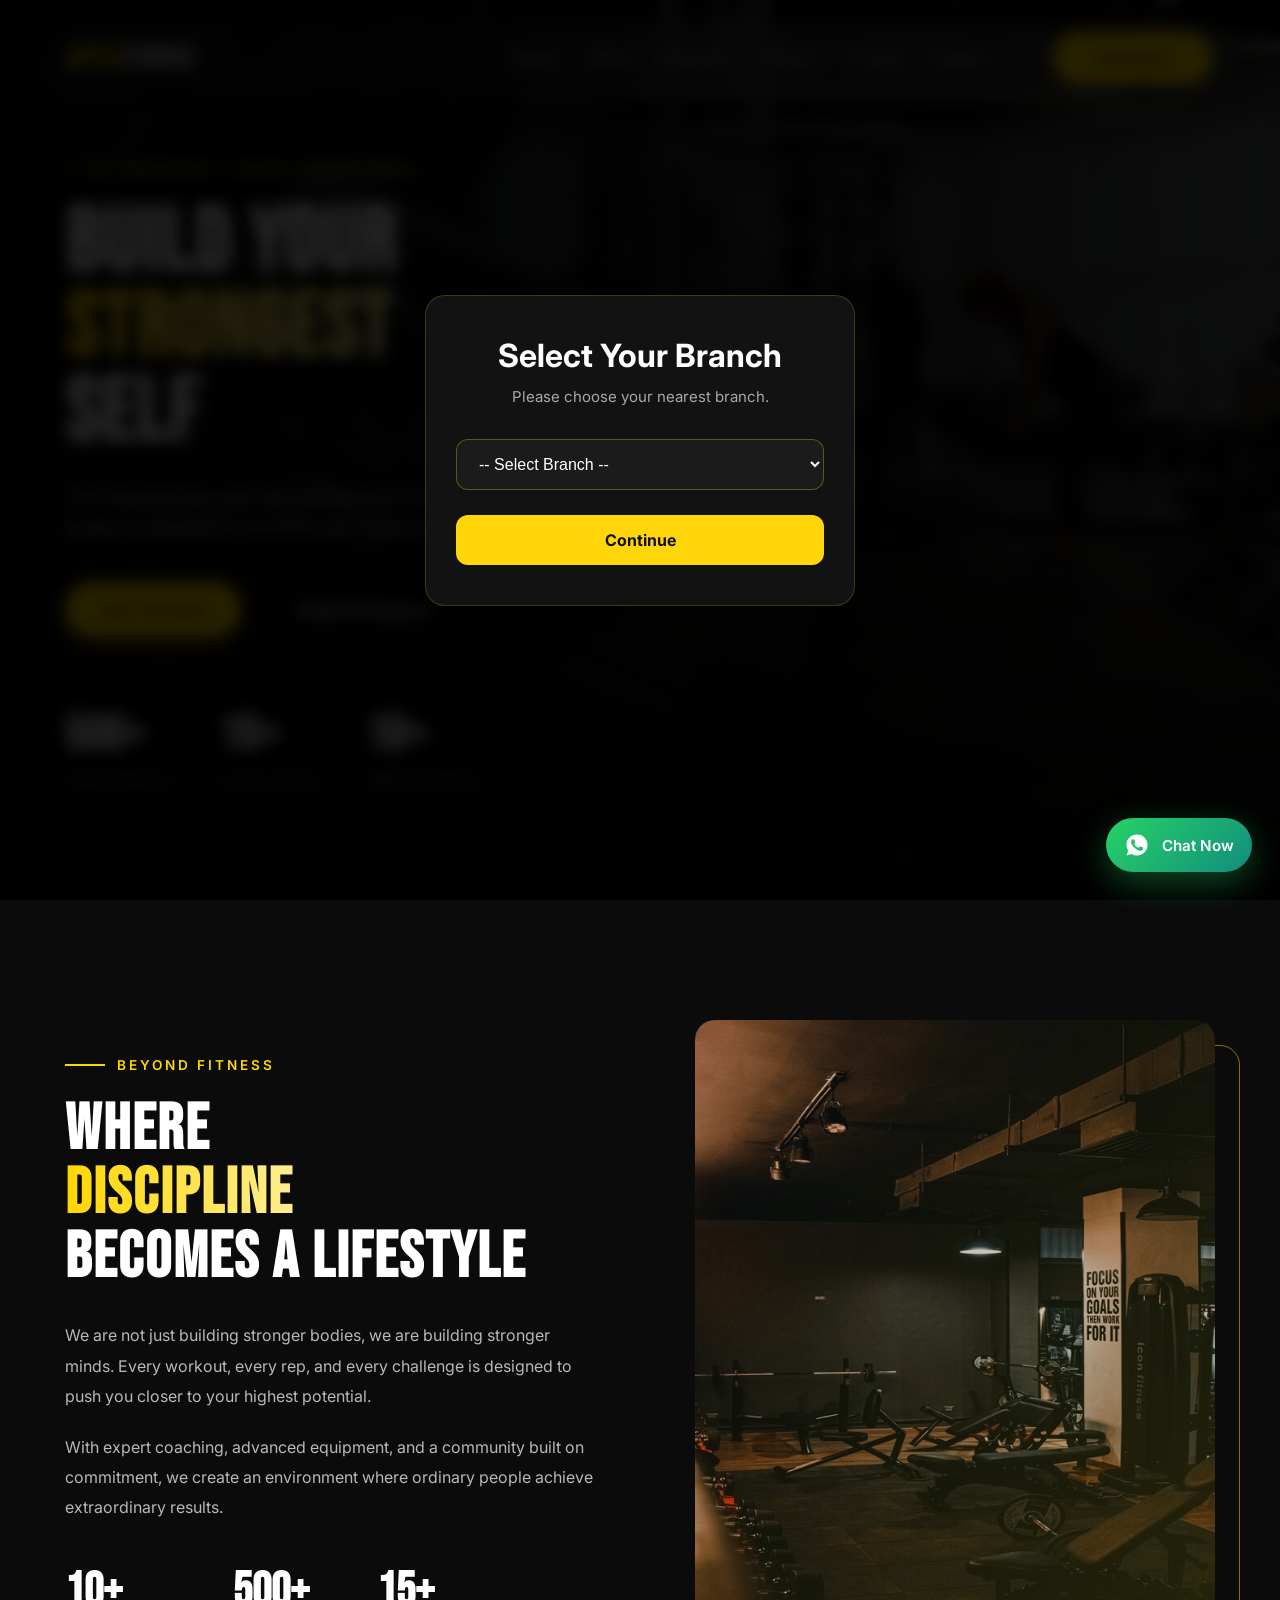
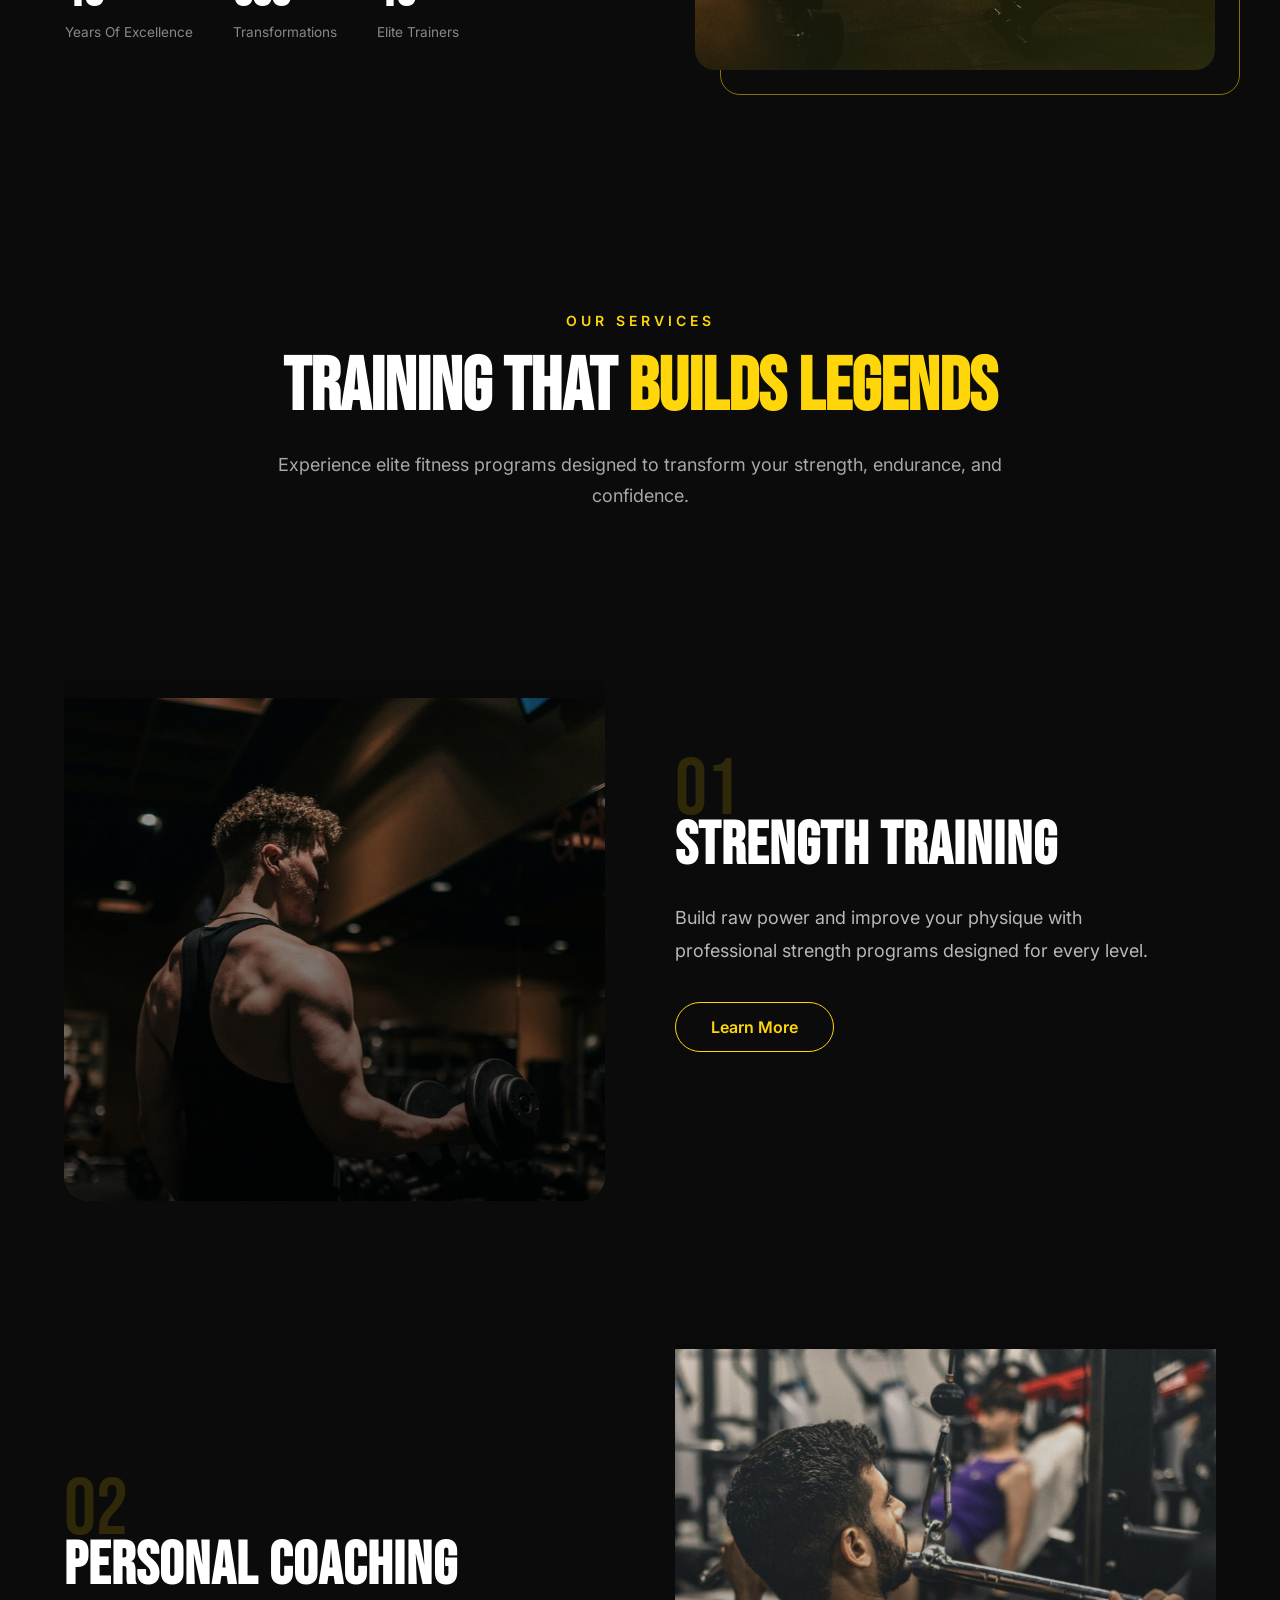
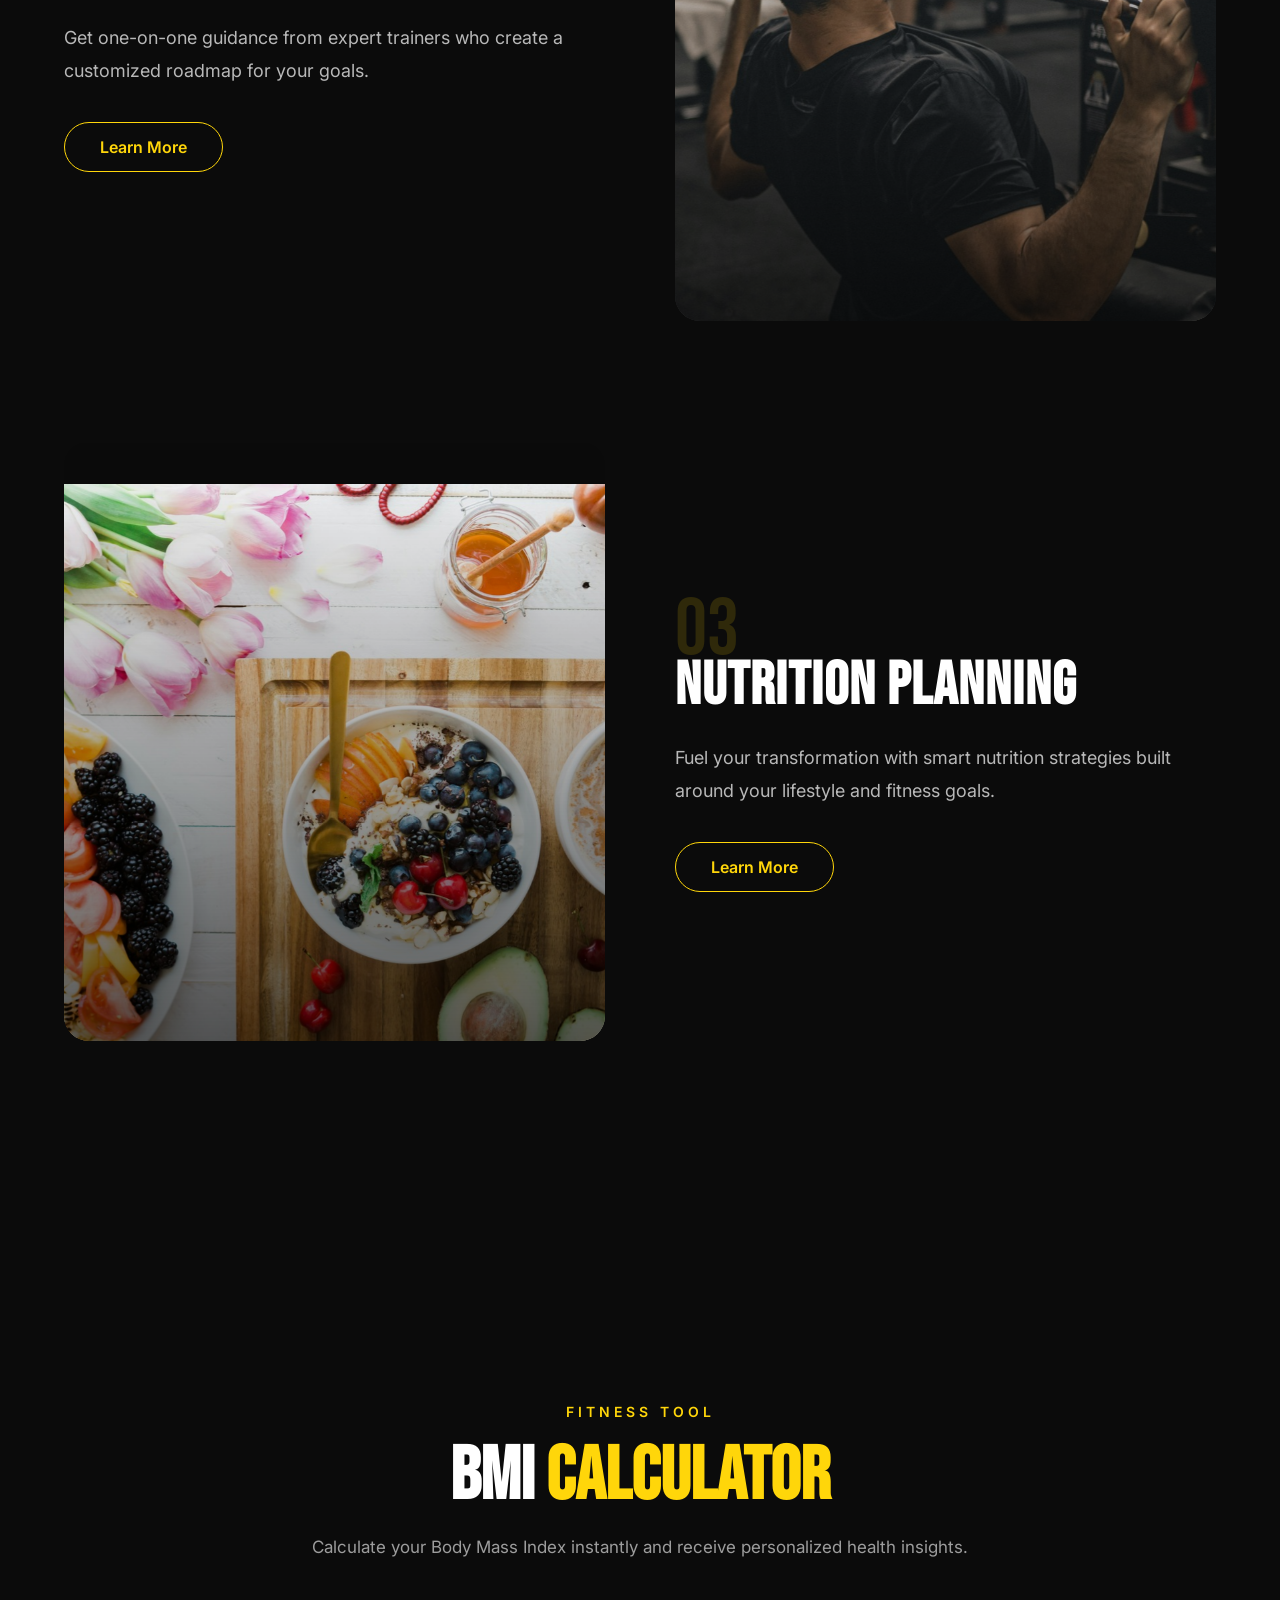
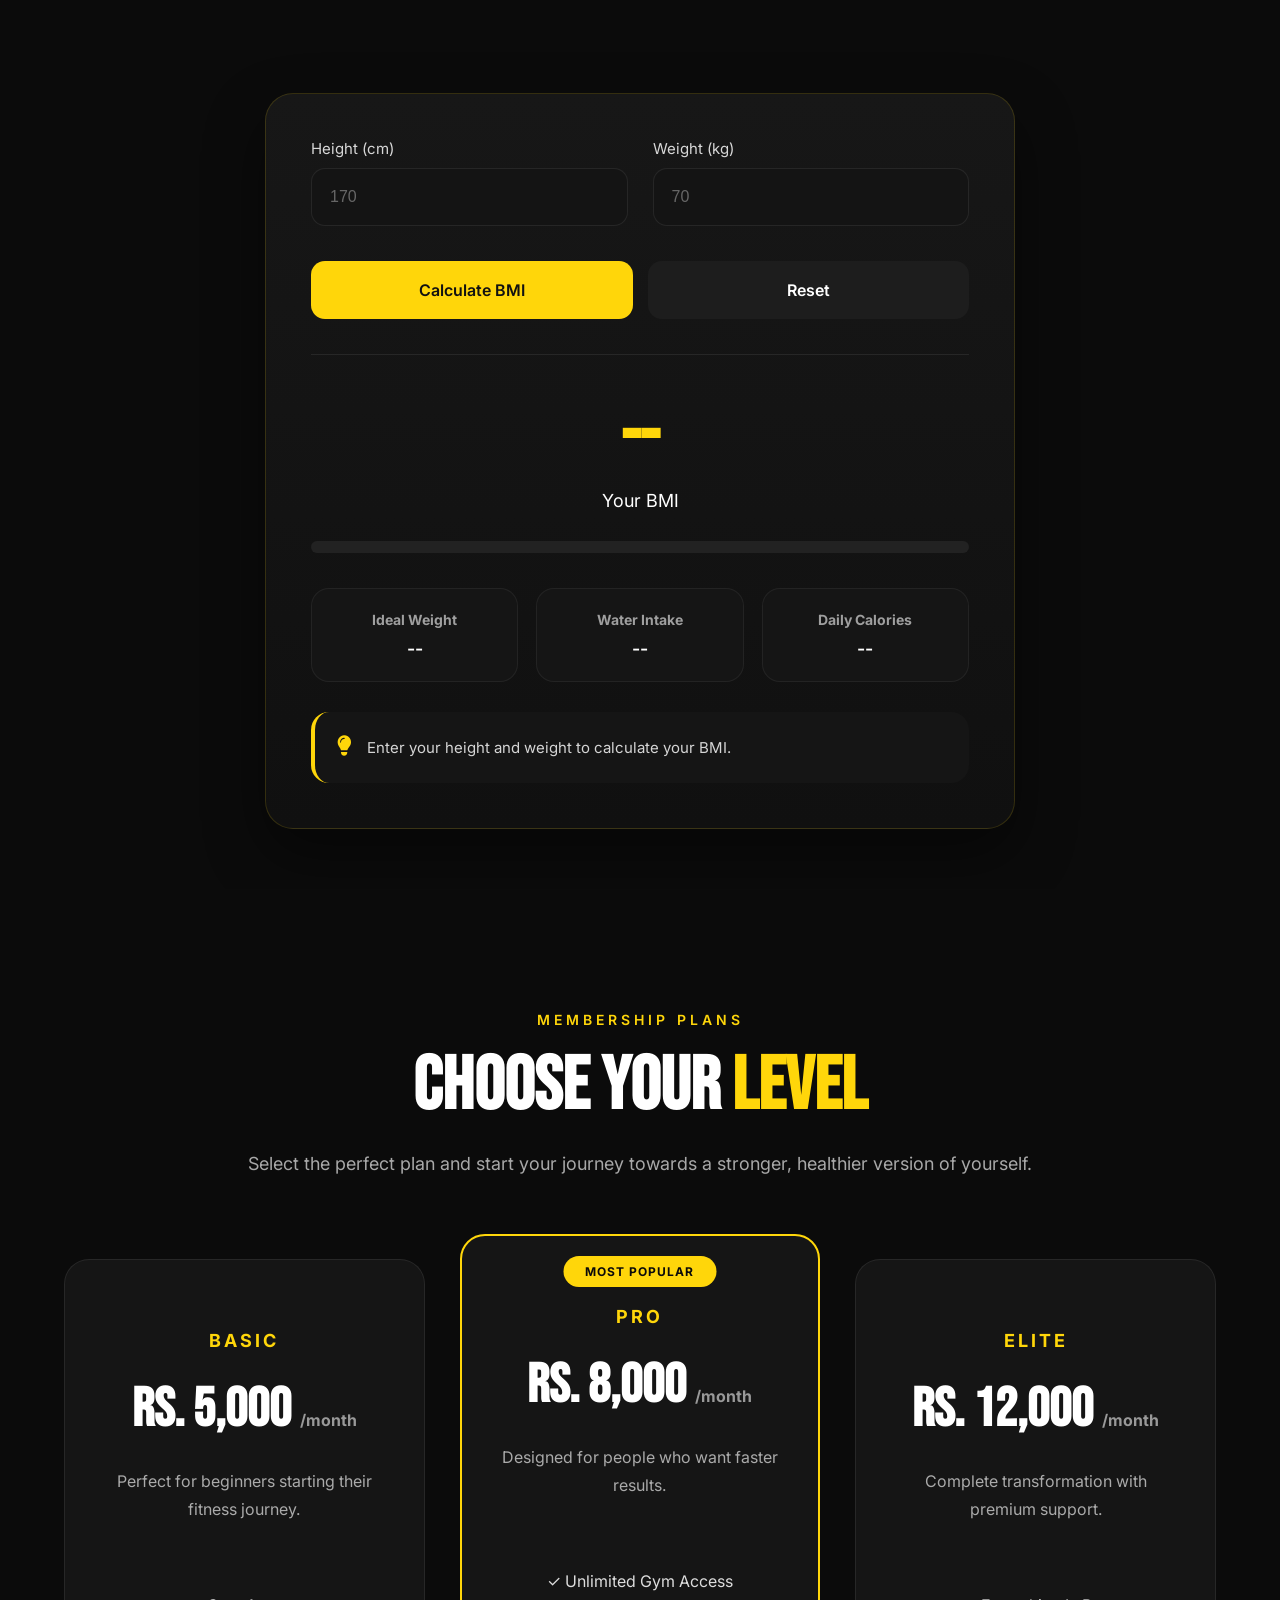
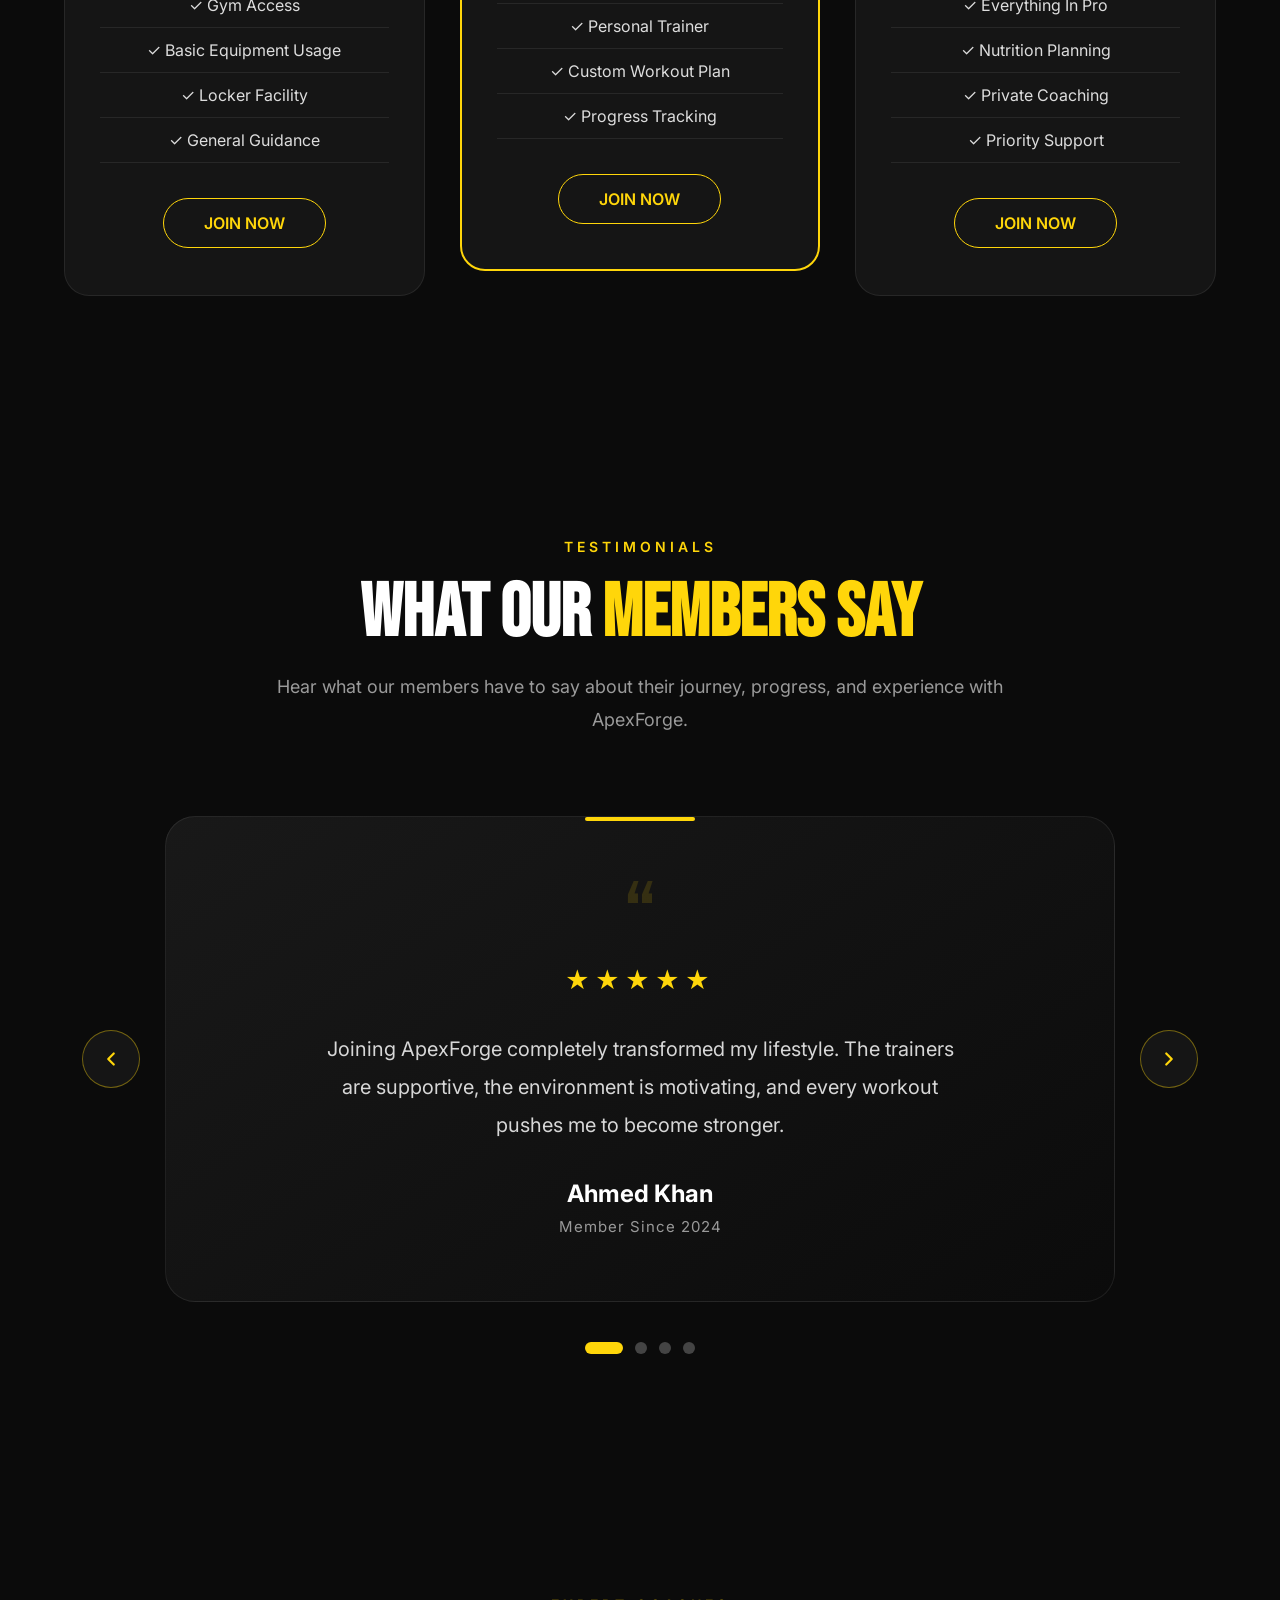
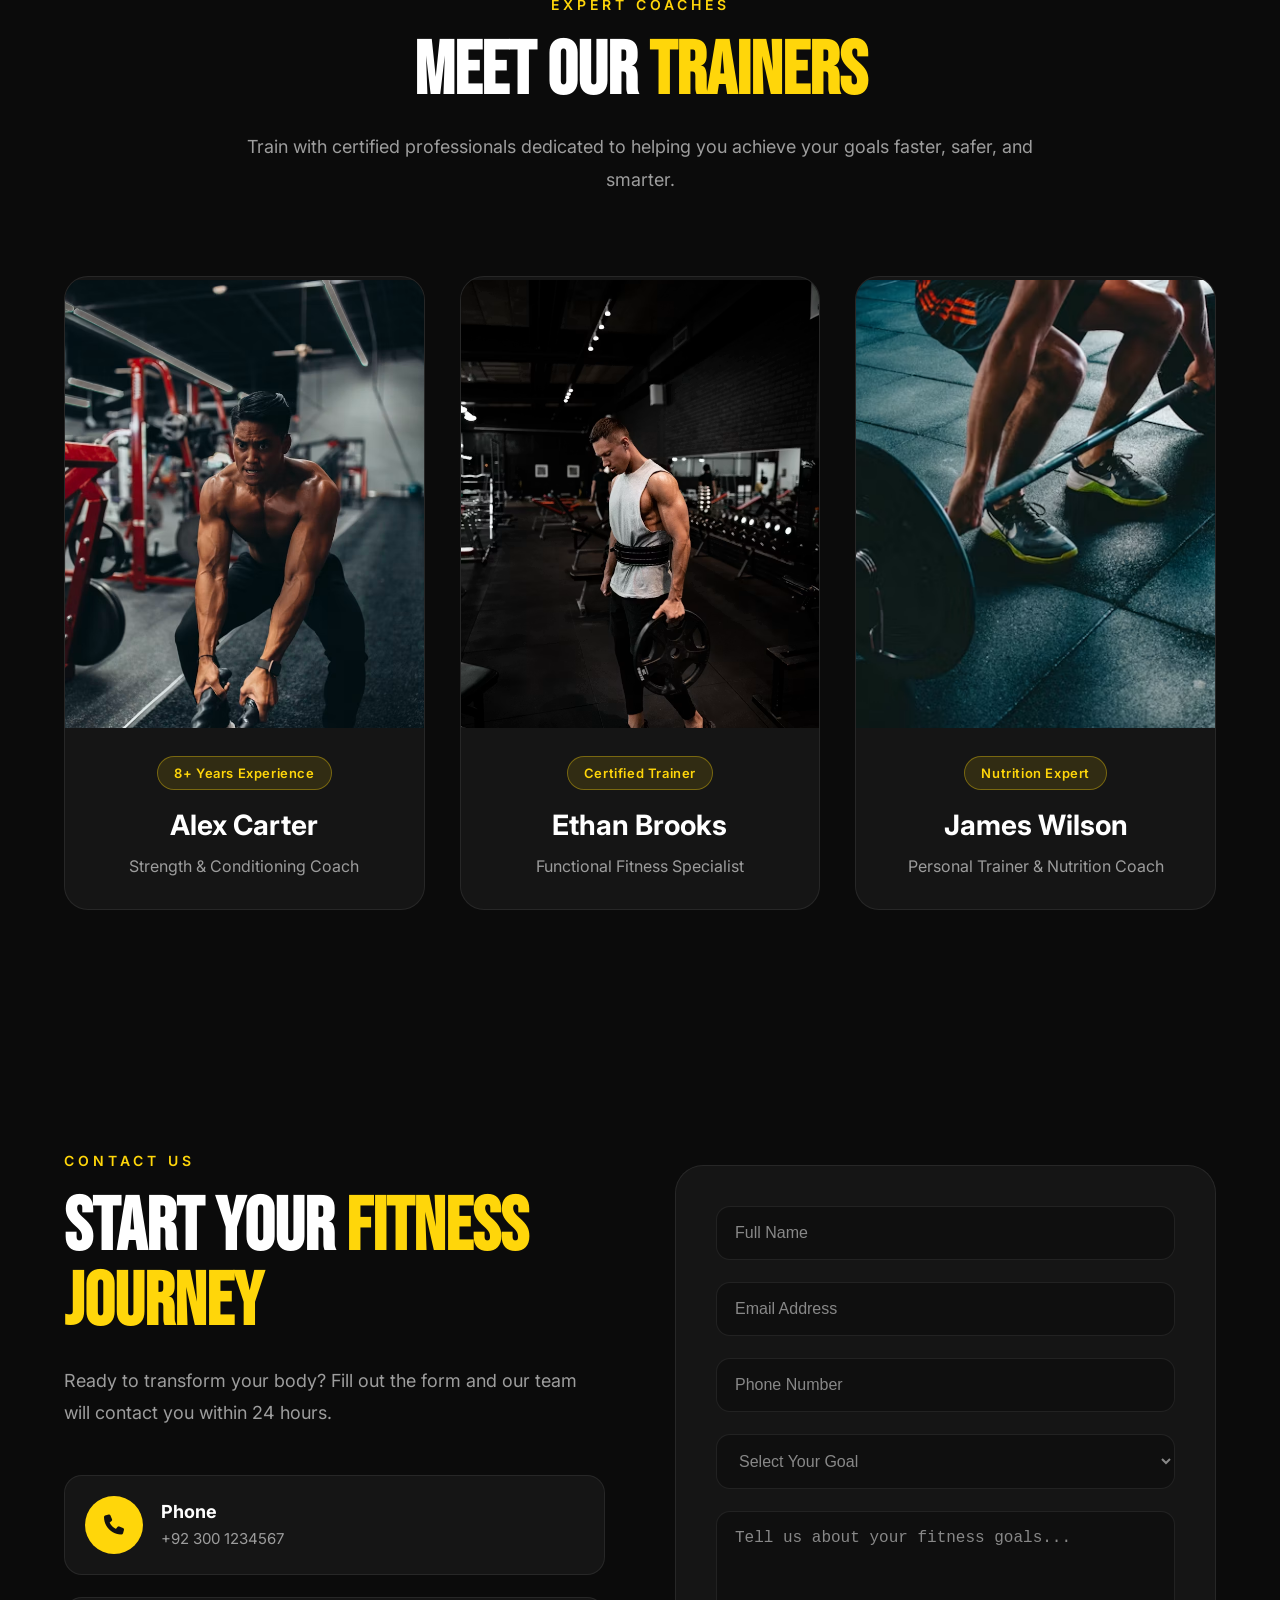
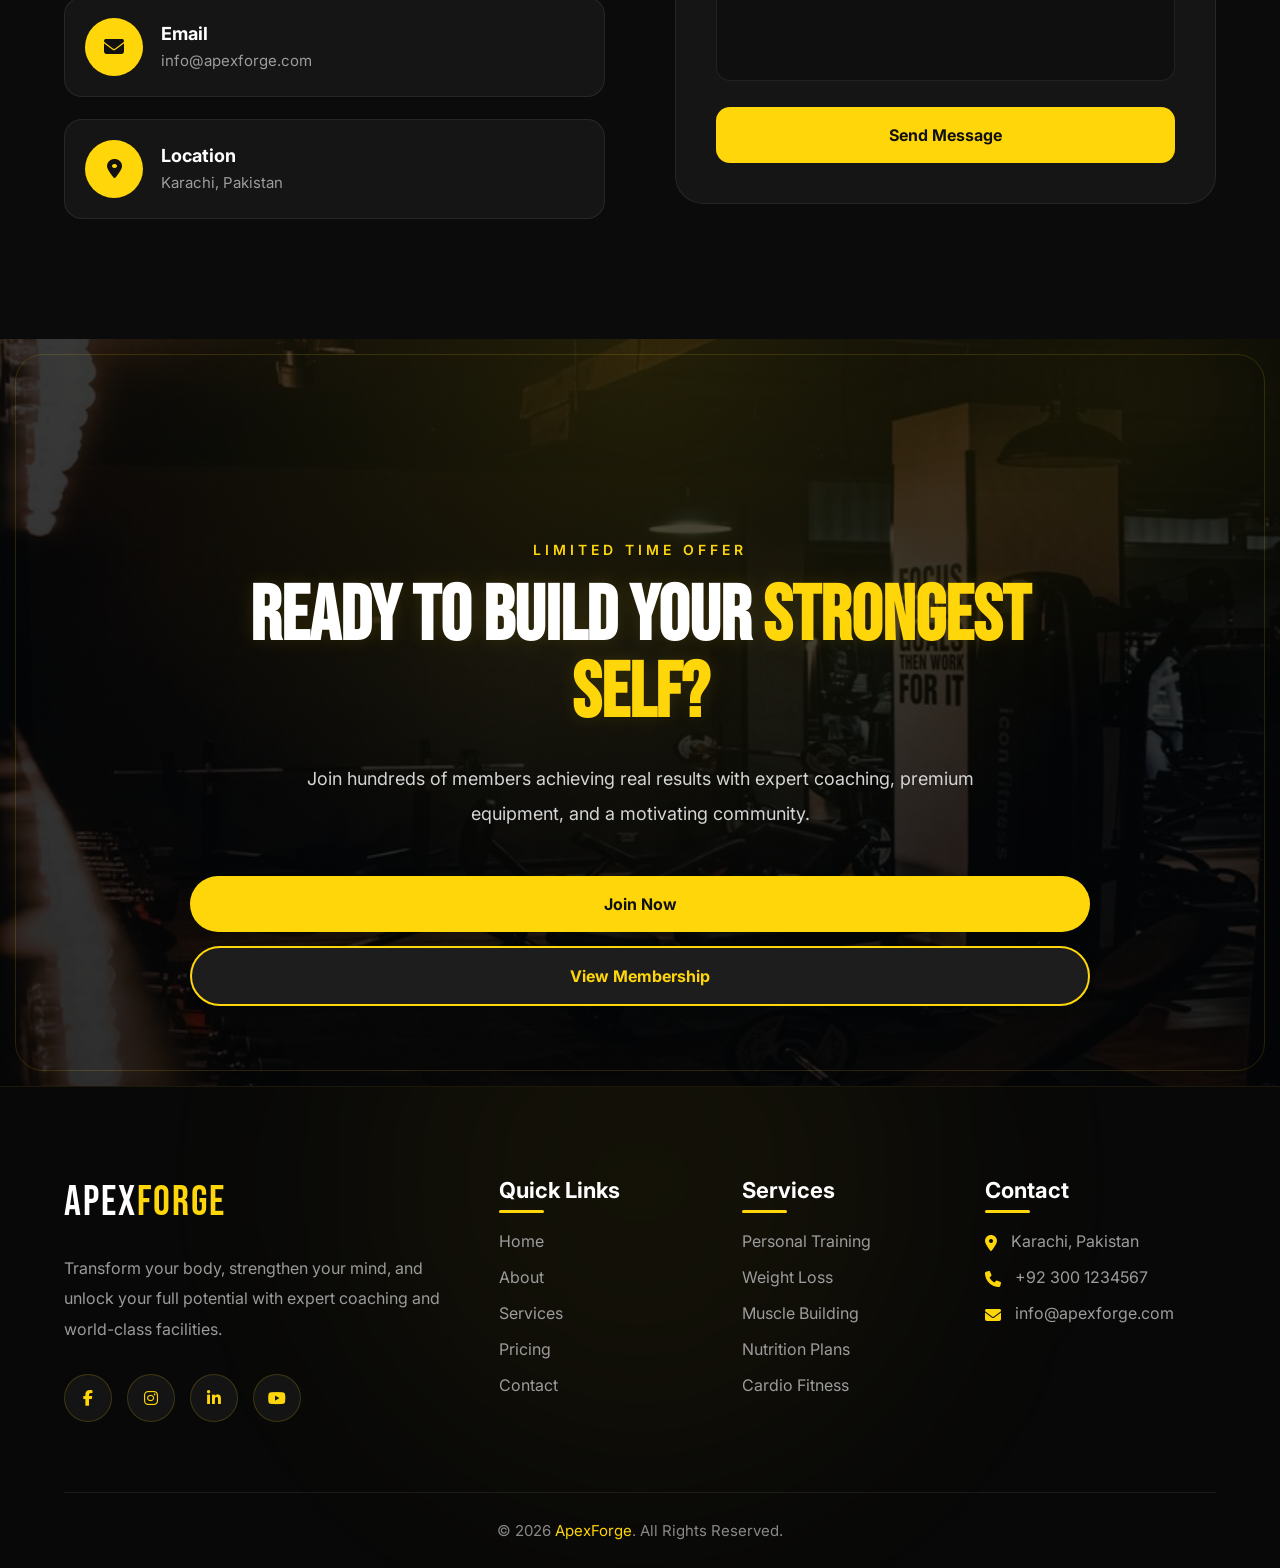
<file: index.html>
<!DOCTYPE html>
<html lang="en">

<head>

    <!-- ==========================================
                    META
    =========================================== -->

    <meta charset="UTF-8">
    <meta name="viewport" content="width=device-width, initial-scale=1.0">

    <title>APEX FORGE | Premium Fitness & Personal Training</title>

    <meta name="description"
        content="Transform your body with expert trainers, premium equipment and personalized fitness programs at GYM24.">

    <meta name="keywords" content="Gym, Fitness, Personal Training, Workout, Bodybuilding, Karachi Gym">

    <meta name="author" content="GYM24">

    <meta name="theme-color" content="#0B0B0B">

    <!-- Open Graph -->

    <meta property="og:title" content="GYM24">
    <meta property="og:description" content="Premium Gym & Fitness Experience.">
    <meta property="og:type" content="website">
    <meta property="og:image" content="assets/images/og-image.jpg">

    <!-- Favicon -->

    <link rel="icon" href="assets/favicon.ico">

    <!-- Google Fonts -->

    <link rel="preconnect" href="https://fonts.googleapis.com">

    <link rel="preconnect" href="https://fonts.gstatic.com" crossorigin>

    <link
        href="https://fonts.googleapis.com/css2?family=Bebas+Neue&family=Inter:wght@300;400;500;600;700;800&display=swap"
        rel="stylesheet">

    <!-- CSS -->

    <link rel="stylesheet" href="umer.css">

    <link rel="stylesheet" href="umer-responsive.css">

    <!-- Font Awesome connect -->
    <link rel="stylesheet" href="https://cdnjs.cloudflare.com/ajax/libs/font-awesome/6.7.2/css/all.min.css">

</head>

<body>

    <!-- ================= BRANCH SELECTOR ================= -->

    <div class="branch-selector" id="branchSelector">

        <div class="branch-box">

            <h2>Select Your Branch</h2>

            <p>Please choose your nearest branch.</p>

            <select id="branchSelect">

                <option value="">-- Select Branch --</option>

                <option value="Clifton">Clifton</option>

                <option value="DHA">DHA</option>

                <option value="Gulshan">Gulshan</option>

                <option value="Nazimabad">Nazimabad</option>

            </select>

            <button id="continueBtn">
                Continue
            </button>

        </div>

    </div>
    <!-- ==========================================
                    HEADER
    =========================================== -->

    <header class="header">

        <nav class="navbar">

            <div class="nav-container">

                <!-- Logo -->

                <a href="#home" class="logo" aria-label="GYM24 Home">

                    <span>APEX</span>FORGE

                </a>

                <!-- Desktop Navigation -->

                <ul class="nav-menu">

                    <li>
                        <a href="#home" class="nav-link active">Home</a>
                    </li>

                    <li>
                        <a href="#about" class="nav-link">About</a>
                    </li>

                    <li>
                        <a href="#programs" class="nav-link">Programs</a>
                    </li>

                    <li>
                        <a href="#trainers" class="nav-link">Trainers</a>
                    </li>

                    <li>
                        <a href="#pricing" class="nav-link">Pricing</a>
                    </li>

                    <li>
                        <a href="#contact" class="nav-link">Contact</a>
                    </li>

                </ul>

                <!-- Desktop CTA -->

                <a href="#contact" class="nav-btn">

                    Join Now

                </a>

                <!-- Mobile Toggle -->

                <button class="menu-toggle" aria-label="Toggle Navigation" aria-expanded="false"
                    aria-controls="mobile-menu">

                    <svg viewBox="0 0 24 24" width="26" height="26" aria-hidden="true">

                        <path class="line line1" d="M4 7H20" stroke="currentColor" stroke-width="2"
                            stroke-linecap="round" />

                        <path class="line line2" d="M4 12H20" stroke="currentColor" stroke-width="2"
                            stroke-linecap="round" />

                        <path class="line line3" d="M4 17H20" stroke="currentColor" stroke-width="2"
                            stroke-linecap="round" />

                    </svg>

                </button>

            </div>

        </nav>

    </header>

    <!-- ==========================================
                MOBILE NAVIGATION
    =========================================== -->

    <aside class="mobile-menu" id="mobile-menu">
        <button class="menu-close" aria-label="Close Menu">

            <svg viewBox="0 0 24 24" width="24" height="24" fill="none">

                <path d="M6 6L18 18" stroke="currentColor" stroke-width="2.2" stroke-linecap="round" />

                <path d="M18 6L6 18" stroke="currentColor" stroke-width="2.2" stroke-linecap="round" />

            </svg>

        </button>
        <nav class="mobile-nav">

            <ul class="mobile-menu-list">

                <li><a href="#home">Home</a></li>

                <li><a href="#about">About</a></li>

                <li><a href="#programs">Programs</a></li>

                <li><a href="#trainers">Trainers</a></li>

                <li><a href="#pricing">Pricing</a></li>

                <li><a href="#contact">Contact</a></li>

            </ul>

            <a href="#contact" class="mobile-btn">

                Join Now

            </a>

        </nav>

    </aside>

    <!-- Overlay -->

    <div class="menu-overlay"></div>

    <!-- ==========================================
                MAIN
    =========================================== -->

    <main>

        <!-- Hero Starts Here -->

        <section class="hero">

            <div class="hero-bg">
                <img src="assets/images/hero-image.jpg" alt="Premium Gym Training">
            </div>

            <div class="hero-overlay"></div>


            <div class="hero-container">

                <div class="hero-content">


                    <div class="hero-tag">
                        <span></span>
                        PREMIUM FITNESS EXPERIENCE
                    </div>


                    <h1>
                        BUILD YOUR
                        <span>STRONGEST</span>
                        SELF
                    </h1>


                    <p>
                        Push beyond limits with elite training,
                        advanced equipment, and expert guidance
                        designed to transform your body and mindset.
                    </p>


                    <div class="hero-actions">

                        <a href="#" class="hero-primary">
                            Join The Gym
                        </a>


                        <a href="#" class="hero-secondary">
                            Explore Programs
                        </a>

                    </div>



                    <div class="hero-metrics">


                        <div class="metric">
                            <strong>500+</strong>
                            <small>Active Members</small>
                        </div>


                        <div class="metric">
                            <strong>15+</strong>
                            <small>Expert Trainers</small>
                        </div>


                        <div class="metric">
                            <strong>10+</strong>
                            <small>Years Experience</small>
                        </div>


                    </div>


                </div>


            </div>


        </section>
        <!-- =========================
     ABOUT SECTION
========================= -->

        <section class="about" id="about">


            <div class="about-container">


                <div class="about-content">


                    <span class="about-tag">
                        BEYOND FITNESS
                    </span>



                    <h2>
                        WHERE
                        <span>DISCIPLINE</span>
                        BECOMES A LIFESTYLE
                    </h2>



                    <p>
                        We are not just building stronger bodies,
                        we are building stronger minds. Every workout,
                        every rep, and every challenge is designed to
                        push you closer to your highest potential.
                    </p>



                    <p>
                        With expert coaching, advanced equipment,
                        and a community built on commitment, we create
                        an environment where ordinary people achieve
                        extraordinary results.
                    </p>



                    <div class="about-highlights">


                        <div class="highlight">

                            <h3>10+</h3>

                            <span>
                                Years Of Excellence
                            </span>

                        </div>



                        <div class="highlight">

                            <h3>500+</h3>

                            <span>
                                Transformations
                            </span>

                        </div>



                        <div class="highlight">

                            <h3>15+</h3>

                            <span>
                                Elite Trainers
                            </span>

                        </div>


                    </div>



                </div>





                <div class="about-image">


                    <div class="image-frame"></div>


                    <img src="assets/images/about-us-image.jpg" alt="Premium Gym Interior">


                </div>



            </div>


        </section>
        <!-- ================= SERVICES SECTION ================= -->

        <section class="services" id="services">

            <div class="services-header">
                <span class="section-tag">OUR SERVICES</span>
                <h2>
                    TRAINING THAT
                    <span>BUILDS LEGENDS</span>
                </h2>
                <p>
                    Experience elite fitness programs designed to transform
                    your strength, endurance, and confidence.
                </p>
            </div>


            <!-- Service 1 -->
            <div class="service-item">

                <div class="service-image">
                    <img src="assets/images/strength-training.jpg" alt="Strength Training">
                </div>

                <div class="service-content">

                    <span class="service-number">01</span>

                    <h3>
                        Strength Training
                    </h3>

                    <p>
                        Build raw power and improve your physique with
                        professional strength programs designed for every level.
                    </p>

                    <a href="#" class="service-btn">
                        Learn More
                    </a>

                </div>

            </div>



            <!-- Service 2 -->
            <div class="service-item reverse">

                <div class="service-image">
                    <img src="assets/images/personal-training.jpg" alt="Personal Training">
                </div>

                <div class="service-content">

                    <span class="service-number">02</span>

                    <h3>
                        Personal Coaching
                    </h3>

                    <p>
                        Get one-on-one guidance from expert trainers who
                        create a customized roadmap for your goals.
                    </p>

                    <a href="#" class="service-btn">
                        Learn More
                    </a>

                </div>

            </div>




            <!-- Service 3 -->
            <div class="service-item">

                <div class="service-image">

                    <img src="assets/images/nutritional-training-image.jpg" alt="Nutrition Planning">

                </div>


                <div class="service-content">

                    <span class="service-number">03</span>

                    <h3>
                        Nutrition Planning
                    </h3>

                    <p>
                        Fuel your transformation with smart nutrition strategies
                        built around your lifestyle and fitness goals.
                    </p>

                    <a href="#" class="service-btn">
                        Learn More
                    </a>

                </div>

            </div>



        </section>
        <!-- ================= BMI CALCULATOR ================= -->

        <section class="bmi" id="bmi">

            <div class="section-heading">

                <span class="section-tag">
                    FITNESS TOOL
                </span>

                <h2>

                    BMI
                    <span>CALCULATOR</span>

                </h2>

                <p>

                    Calculate your Body Mass Index instantly and receive
                    personalized health insights.

                </p>

            </div>



            <div class="bmi-card">

                <!-- Inputs -->

                <div class="bmi-inputs">

                    <div class="input-box">

                        <label>

                            Height (cm)

                        </label>

                        <input type="number" id="height" placeholder="170" min="100" max="250">

                    </div>



                    <div class="input-box">

                        <label>

                            Weight (kg)

                        </label>

                        <input type="number" id="weight" placeholder="70" min="20" max="300">

                    </div>

                </div>



                <!-- Buttons -->

                <div class="bmi-buttons">

                    <button id="calculateBtn" class="btn-primary">

                        Calculate BMI

                    </button>

                    <button id="resetBtn" class="btn-secondary">

                        Reset

                    </button>

                </div>



                <!-- Result -->

                <div class="bmi-result">

                    <div class="bmi-number">

                        <h3 id="bmiValue">

                            --

                        </h3>

                        <span id="bmiCategory">

                            Your BMI

                        </span>

                    </div>



                    <!-- Progress -->

                    <div class="bmi-progress">

                        <div class="bmi-progress-fill" id="progressFill">

                        </div>

                    </div>



                    <!-- Stats -->

                    <div class="bmi-stats">

                        <div class="bmi-stat">

                            <h4>

                                Ideal Weight

                            </h4>

                            <span id="idealWeight">

                                --

                            </span>

                        </div>



                        <div class="bmi-stat">

                            <h4>

                                Water Intake

                            </h4>

                            <span id="waterIntake">

                                --

                            </span>

                        </div>



                        <div class="bmi-stat">

                            <h4>

                                Daily Calories

                            </h4>

                            <span id="dailyCalories">

                                --

                            </span>

                        </div>

                    </div>



                    <!-- Tip -->

                    <div class="bmi-tip">

                        <i class="fa-solid fa-lightbulb"></i>

                        <p id="bmiTip">

                            Enter your height and weight to calculate your BMI.

                        </p>

                    </div>

                </div>

            </div>

        </section>
        <!-- ================= MEMBERSHIP SECTION ================= -->

        <section class="membership" id="membership">


            <div class="membership-header">

                <span class="section-tag">
                    MEMBERSHIP PLANS
                </span>

                <h2>
                    CHOOSE YOUR
                    <span>LEVEL</span>
                </h2>

                <p>
                    Select the perfect plan and start your journey
                    towards a stronger, healthier version of yourself.
                </p>

            </div>




            <div class="pricing-container">



                <!-- BASIC PLAN -->

                <div class="pricing-card">


                    <div class="plan-name">
                        BASIC
                    </div>


                    <h3>
                        Rs. 5,000
                        <span>/month</span>
                    </h3>


                    <p class="plan-desc">
                        Perfect for beginners starting their fitness journey.
                    </p>


                    <ul>

                        <li>✓ Gym Access</li>
                        <li>✓ Basic Equipment Usage</li>
                        <li>✓ Locker Facility</li>
                        <li>✓ General Guidance</li>

                    </ul>


                    <a href="#" class="pricing-btn" data-plan="Basic Plan - Rs. 5,000/month">
                        JOIN NOW
                    </a>

                </div>





                <!-- PRO PLAN -->

                <div class="pricing-card featured">


                    <div class="popular-tag">
                        MOST POPULAR
                    </div>


                    <div class="plan-name">
                        PRO
                    </div>


                    <h3>
                        Rs. 8,000
                        <span>/month</span>
                    </h3>


                    <p class="plan-desc">
                        Designed for people who want faster results.
                    </p>


                    <ul>

                        <li>✓ Unlimited Gym Access</li>
                        <li>✓ Personal Trainer</li>
                        <li>✓ Custom Workout Plan</li>
                        <li>✓ Progress Tracking</li>

                    </ul>


                    <a href="#" class="pricing-btn" data-plan="Pro Plan - Rs. 8,000/month">
                        JOIN NOW
                    </a>


                </div>






                <!-- ELITE PLAN -->

                <div class="pricing-card">


                    <div class="plan-name">
                        ELITE
                    </div>


                    <h3>
                        Rs. 12,000
                        <span>/month</span>
                    </h3>


                    <p class="plan-desc">
                        Complete transformation with premium support.
                    </p>


                    <ul>

                        <li>✓ Everything In Pro</li>
                        <li>✓ Nutrition Planning</li>
                        <li>✓ Private Coaching</li>
                        <li>✓ Priority Support</li>

                    </ul>


                    <a href="#" class="pricing-btn" data-plan="Elite Plan - Rs. 12,000/month">
                        JOIN NOW
                    </a>

                </div>



            </div>


        </section>
        <!-- ================= TESTIMONIALS V2 ================= -->

        <section class="testimonials" id="testimonials">

            <div class="testimonials-header">

                <span class="section-tag">
                    TESTIMONIALS
                </span>

                <h2>
                    WHAT OUR
                    <span>MEMBERS SAY</span>
                </h2>

                <p>
                    Hear what our members have to say about their journey,
                    progress, and experience with ApexForge.
                </p>

            </div>


            <div class="testimonial-carousel">


                <!-- Previous Button -->

                <button class="carousel-btn prev-btn" aria-label="Previous Testimonial">

                    <svg width="22" height="22" viewBox="0 0 24 24">

                        <path d="M15 18L9 12L15 6" fill="none" stroke="currentColor" stroke-width="2.4"
                            stroke-linecap="round" stroke-linejoin="round" />

                    </svg>

                </button>



                <!-- Cards -->


                <div class="carousel-track-container">

                    <div class="carousel-track">



                        <!-- CARD 1 -->

                        <article class="testimonial-card active">

                            <div class="quote-icon">

                                “

                            </div>

                            <div class="rating">

                                ★★★★★

                            </div>

                            <p>

                                Joining ApexForge completely transformed my
                                lifestyle. The trainers are supportive,
                                the environment is motivating, and every
                                workout pushes me to become stronger.

                            </p>

                            <div class="client-info">

                                <h3>

                                    Ahmed Khan

                                </h3>

                                <span>

                                    Member Since 2024

                                </span>

                            </div>

                        </article>





                        <!-- CARD 2 -->

                        <article class="testimonial-card">

                            <div class="quote-icon">

                                “

                            </div>

                            <div class="rating">

                                ★★★★★

                            </div>

                            <p>

                                I've trained in several gyms before,
                                but ApexForge stands out because of
                                its premium equipment and experienced
                                coaching staff.

                            </p>

                            <div class="client-info">

                                <h3>

                                    Hassan Ali

                                </h3>

                                <span>

                                    Fitness Enthusiast

                                </span>

                            </div>

                        </article>






                        <!-- CARD 3 -->

                        <article class="testimonial-card">

                            <div class="quote-icon">

                                “

                            </div>

                            <div class="rating">

                                ★★★★★

                            </div>

                            <p>

                                The personal coaching helped me lose
                                weight while building muscle. I feel
                                healthier, stronger and far more
                                confident than ever before.

                            </p>

                            <div class="client-info">

                                <h3>

                                    Muhammad Usman

                                </h3>

                                <span>

                                    Elite Member

                                </span>

                            </div>

                        </article>





                        <!-- CARD 4 -->

                        <article class="testimonial-card">

                            <div class="quote-icon">

                                “

                            </div>

                            <div class="rating">

                                ★★★★★

                            </div>

                            <p>

                                From day one I felt welcomed.
                                Every trainer genuinely cares
                                about your progress and keeps
                                you motivated every session.

                            </p>

                            <div class="client-info">

                                <h3>

                                    Zain Ahmed

                                </h3>

                                <span>

                                    Athlete

                                </span>

                            </div>

                        </article>



                    </div>

                </div>



                <!-- Next Button -->

                <button class="carousel-btn next-btn" aria-label="Next Testimonial">

                    <svg width="22" height="22" viewBox="0 0 24 24">

                        <path d="M9 18L15 12L9 6" fill="none" stroke="currentColor" stroke-width="2.4"
                            stroke-linecap="round" stroke-linejoin="round" />

                    </svg>

                </button>

            </div>



            <!-- DOTS -->

            <div class="testimonial-dots">

                <button class="dot active"></button>

                <button class="dot"></button>

                <button class="dot"></button>

                <button class="dot"></button>

            </div>

        </section>
        <!-- ================= TRAINERS SECTION ================= -->

        <section class="trainers" id="trainers">

            <div class="trainers-header">

                <span class="section-tag">
                    EXPERT COACHES
                </span>

                <h2>
                    MEET OUR
                    <span>TRAINERS</span>
                </h2>

                <p>
                    Train with certified professionals dedicated to helping you
                    achieve your goals faster, safer, and smarter.
                </p>

            </div>



            <div class="trainers-grid">


                <!-- Trainer 1 -->

                <article class="trainer-card">

                    <div class="trainer-image">

                        <img src="assets/images/trainer-1.avif" alt="Strength Coach">

                        <div class="trainer-overlay">

                            <div class="trainer-social">

                                <a href="#" aria-label="Instagram">

                                    <i class="fa-brands fa-instagram"></i>

                                </a>

                                <a href="#" aria-label="Facebook">

                                    <i class="fa-brands fa-facebook-f"></i>

                                </a>

                                <a href="#" aria-label="LinkedIn">

                                    <i class="fa-brands fa-linkedin-in"></i>

                                </a>

                            </div>

                        </div>

                    </div>


                    <div class="trainer-content">

                        <span class="trainer-badge">
                            8+ Years Experience
                        </span>

                        <h3>
                            Alex Carter
                        </h3>

                        <p>
                            Strength & Conditioning Coach
                        </p>

                    </div>

                </article>





                <!-- Trainer 2 -->

                <article class="trainer-card">

                    <div class="trainer-image">

                        <img src="assets/images/trainer-2.avif" alt="Fitness Trainer">

                        <div class="trainer-overlay">

                            <div class="trainer-social">

                                <a href="#">

                                    <i class="fa-brands fa-instagram"></i>

                                </a>

                                <a href="#">

                                    <i class="fa-brands fa-facebook-f"></i>

                                </a>

                                <a href="#">

                                    <i class="fa-brands fa-linkedin-in"></i>

                                </a>

                            </div>

                        </div>

                    </div>


                    <div class="trainer-content">

                        <span class="trainer-badge">
                            Certified Trainer
                        </span>

                        <h3>
                            Ethan Brooks
                        </h3>

                        <p>
                            Functional Fitness Specialist
                        </p>

                    </div>

                </article>





                <!-- Trainer 3 -->

                <article class="trainer-card">

                    <div class="trainer-image">

                        <img src="assets/images/trainer-3.avif" alt="Personal Trainer">

                        <div class="trainer-overlay">

                            <div class="trainer-social">

                                <a href="#">

                                    <i class="fa-brands fa-instagram"></i>

                                </a>

                                <a href="#">

                                    <i class="fa-brands fa-facebook-f"></i>

                                </a>

                                <a href="#">

                                    <i class="fa-brands fa-linkedin-in"></i>

                                </a>

                            </div>

                        </div>

                    </div>


                    <div class="trainer-content">

                        <span class="trainer-badge">
                            Nutrition Expert
                        </span>

                        <h3>
                            James Wilson
                        </h3>

                        <p>
                            Personal Trainer & Nutrition Coach
                        </p>

                    </div>

                </article>


            </div>

        </section>
        <!-- ================= CONTACT ================= -->

        <section class="contact" id="contact">

            <div class="contact-container">

                <!-- LEFT -->

                <div class="contact-content">

                    <span class="section-tag">
                        CONTACT US
                    </span>

                    <h2>
                        START YOUR
                        <span>FITNESS JOURNEY</span>
                    </h2>

                    <p>
                        Ready to transform your body? Fill out the form and our team
                        will contact you within 24 hours.
                    </p>

                    <div class="contact-info">

                        <div class="contact-box">

                            <i class="fa-solid fa-phone"></i>

                            <div>

                                <h4>Phone</h4>

                                <span>+92 300 1234567</span>

                            </div>

                        </div>



                        <div class="contact-box">

                            <i class="fa-solid fa-envelope"></i>

                            <div>

                                <h4>Email</h4>

                                <span>info@apexforge.com</span>

                            </div>

                        </div>



                        <div class="contact-box">

                            <i class="fa-solid fa-location-dot"></i>

                            <div>

                                <h4>Location</h4>

                                <span>Karachi, Pakistan</span>

                            </div>

                        </div>

                    </div>

                </div>





                <!-- RIGHT -->

                <form id="contactForm" class="contact-form">

                    <div class="input-group">

                        <input type="text" id="name" name="user_name" placeholder="Full Name" required>

                    </div>



                    <div class="input-group">

                        <input type="email" id="email" name="user_email" placeholder="Email Address" required>

                    </div>



                    <div class="input-group">

                        <input type="tel" id="phone" name="user_phone" placeholder="Phone Number" required>

                    </div>



                    <div class="input-group">

                        <select id="goal" name="fitness_goal" required>

                            <option value="">
                                Select Your Goal
                            </option>

                            <option>
                                Weight Loss
                            </option>

                            <option>
                                Muscle Gain
                            </option>

                            <option>
                                Strength Training
                            </option>

                            <option>
                                General Fitness
                            </option>

                        </select>

                    </div>



                    <div class="input-group">

                        <textarea id="message" name="message" rows="6" placeholder="Tell us about your fitness goals..."
                            required></textarea>

                    </div>



                    <button type="submit" class="btn-primary contact-btn">

                        Send Message

                    </button>

                </form>

            </div>

        </section>
        <!-- ================= CTA ================= -->

        <section class="cta" id="cta">

            <div class="cta-overlay"></div>

            <div class="cta-content">

                <span class="section-tag">

                    LIMITED TIME OFFER

                </span>

                <h2>

                    READY TO BUILD YOUR

                    <span>STRONGEST SELF?</span>

                </h2>

                <p>

                    Join hundreds of members achieving real results with expert
                    coaching, premium equipment, and a motivating community.

                </p>

                <div class="cta-buttons">

                    <a href="#contact" class="btn-primary">

                        Join Now

                    </a>

                    <a href="#pricing" class="btn-secondary">

                        View Membership

                    </a>

                </div>

            </div>

        </section>
        <!-- ================= FOOTER ================= -->

        <footer class="footer">

            <div class="footer-container">


                <!-- COLUMN 1 -->

                <div class="footer-column">

                    <a href="#" class="footer-logo">

                        Apex<span>Forge</span>

                    </a>

                    <p>

                        Transform your body, strengthen your mind,
                        and unlock your full potential with expert
                        coaching and world-class facilities.

                    </p>

                    <div class="footer-social">

                        <a href="#" aria-label="Facebook">

                            <i class="fa-brands fa-facebook-f"></i>

                        </a>

                        <a href="#" aria-label="Instagram">

                            <i class="fa-brands fa-instagram"></i>

                        </a>

                        <a href="#" aria-label="LinkedIn">

                            <i class="fa-brands fa-linkedin-in"></i>

                        </a>

                        <a href="#" aria-label="YouTube">

                            <i class="fa-brands fa-youtube"></i>

                        </a>

                    </div>

                </div>



                <!-- COLUMN 2 -->

                <div class="footer-column">

                    <h3>

                        Quick Links

                    </h3>

                    <ul>

                        <li><a href="#hero">Home</a></li>

                        <li><a href="#about">About</a></li>

                        <li><a href="#services">Services</a></li>

                        <li><a href="#pricing">Pricing</a></li>

                        <li><a href="#contact">Contact</a></li>

                    </ul>

                </div>



                <!-- COLUMN 3 -->

                <div class="footer-column">

                    <h3>

                        Services

                    </h3>

                    <ul>

                        <li><a href="#">Personal Training</a></li>

                        <li><a href="#">Weight Loss</a></li>

                        <li><a href="#">Muscle Building</a></li>

                        <li><a href="#">Nutrition Plans</a></li>

                        <li><a href="#">Cardio Fitness</a></li>

                    </ul>

                </div>



                <!-- COLUMN 4 -->

                <div class="footer-column">

                    <h3>

                        Contact

                    </h3>

                    <ul class="footer-contact">

                        <li>

                            <i class="fa-solid fa-location-dot"></i>

                            Karachi, Pakistan

                        </li>

                        <li>

                            <i class="fa-solid fa-phone"></i>

                            +92 300 1234567

                        </li>

                        <li>

                            <i class="fa-solid fa-envelope"></i>

                            info@apexforge.com

                        </li>

                    </ul>

                </div>


            </div>



            <!-- Bottom -->

            <div class="footer-bottom">

                <p>

                    © 2026 <span>ApexForge</span>. All Rights Reserved.

                </p>

            </div>

        </footer>

    </main>
    <!-- ================= WHATSAPP FLOAT ================= -->

    <a href="https://wa.me/923001234567?text=Hi%20ApexForge!%20I'm%20interested%20in%20your%20website."
        class="whatsapp-btn" target="_blank" aria-label="Chat on WhatsApp">

        <svg xmlns="http://www.w3.org/2000/svg" viewBox="0 0 32 32" fill="currentColor">

            <path
                d="M16.03 3C8.85 3 3 8.74 3 15.82c0 2.54.75 5.01 2.17 7.12L3 29l6.28-2.06a13.1 13.1 0 0 0 6.75 1.88c7.18 0 13.03-5.74 13.03-12.82C29.06 8.74 23.21 3 16.03 3zm7.56 18.28c-.31.86-1.79 1.64-2.47 1.74-.64.1-1.45.14-2.34-.14-.54-.17-1.24-.41-2.13-.79-3.74-1.61-6.18-5.37-6.37-5.63-.19-.26-1.52-2.02-1.52-3.86s.97-2.74 1.31-3.12c.34-.38.74-.48.99-.48h.71c.23 0 .54-.09.84.63.31.74 1.04 2.55 1.13 2.74.09.19.15.42.03.68-.12.26-.18.42-.36.65-.18.23-.38.51-.54.68-.18.18-.37.37-.16.73.21.36.94 1.54 2.01 2.49 1.38 1.23 2.55 1.61 2.91 1.79.36.18.57.15.78-.09.21-.23.9-1.05 1.14-1.41.24-.36.48-.3.81-.18.34.12 2.12.99 2.48 1.17.36.18.6.27.69.42.09.15.09.87-.22 1.73z" />

        </svg>

        <span>Chat Now</span>

    </a>

    <!-- JS -->

    <script src="umer.js" defer></script>

</body>

</html>
</file>
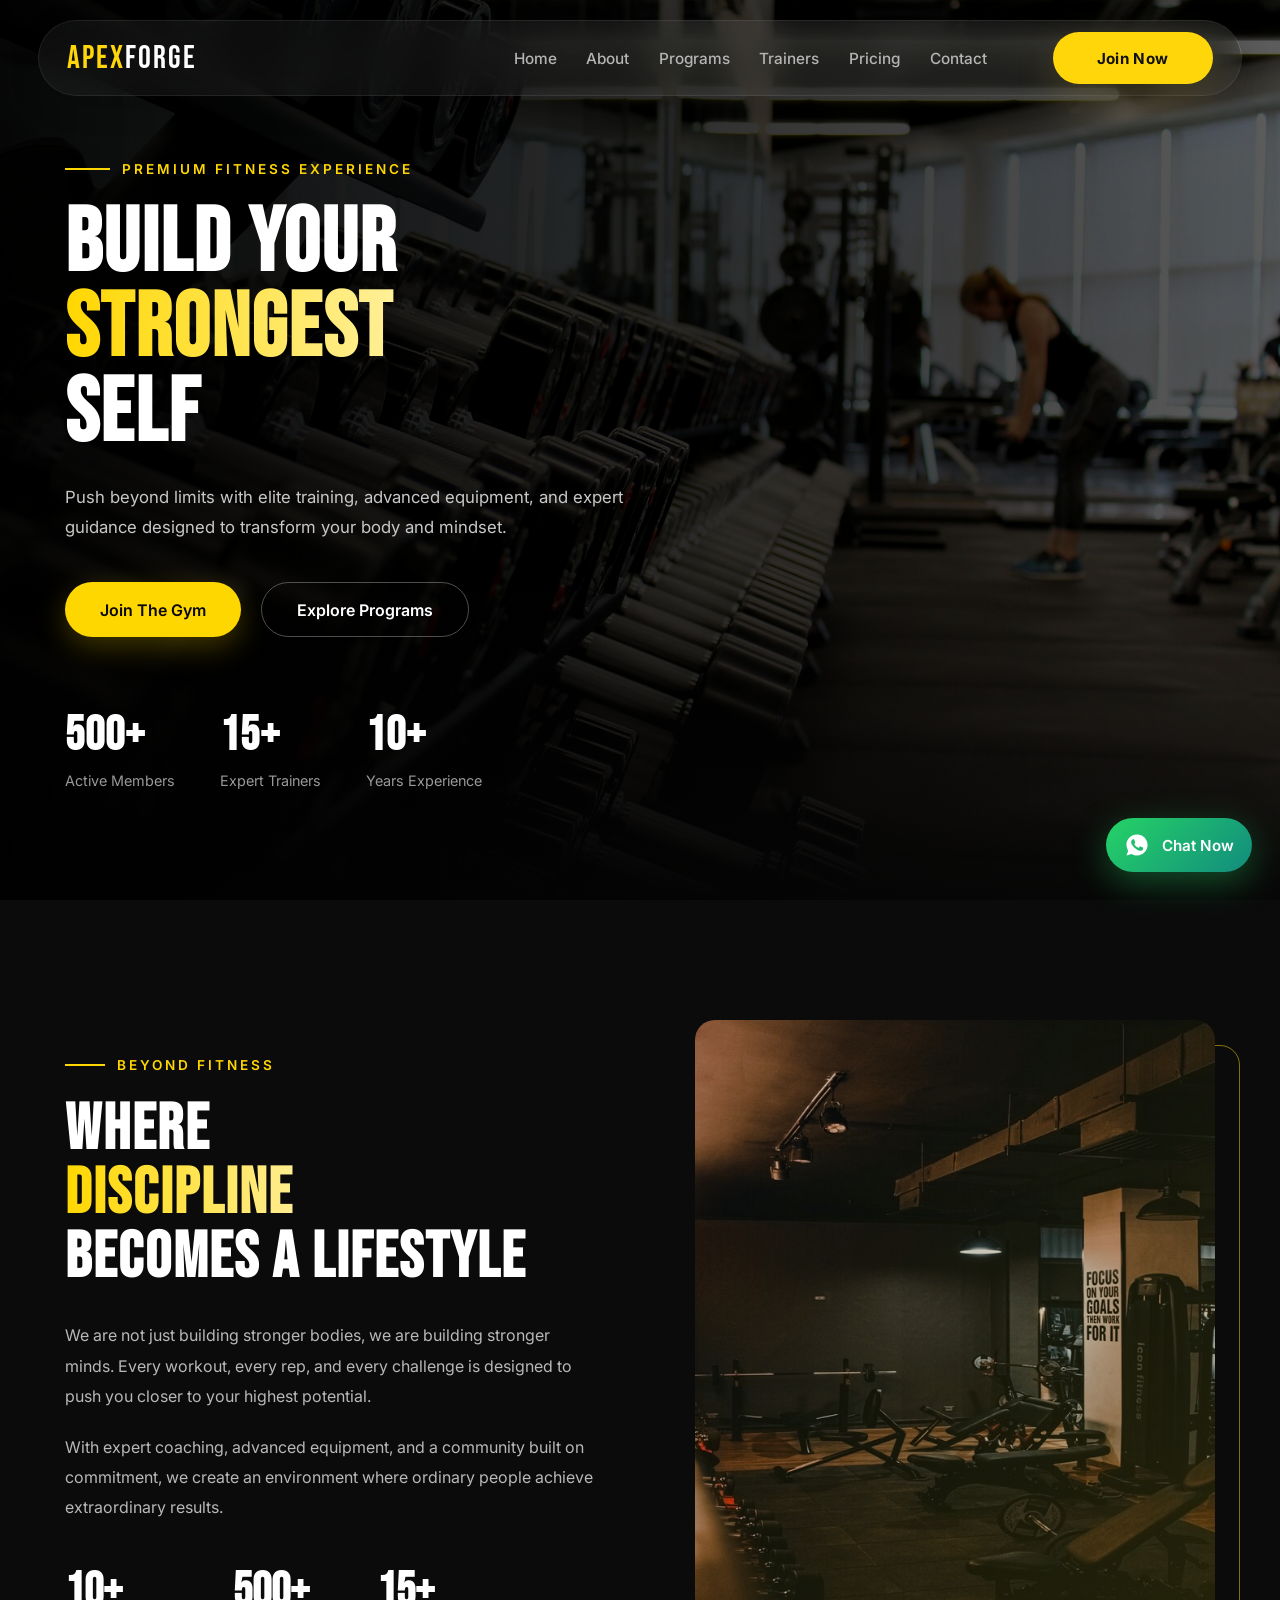
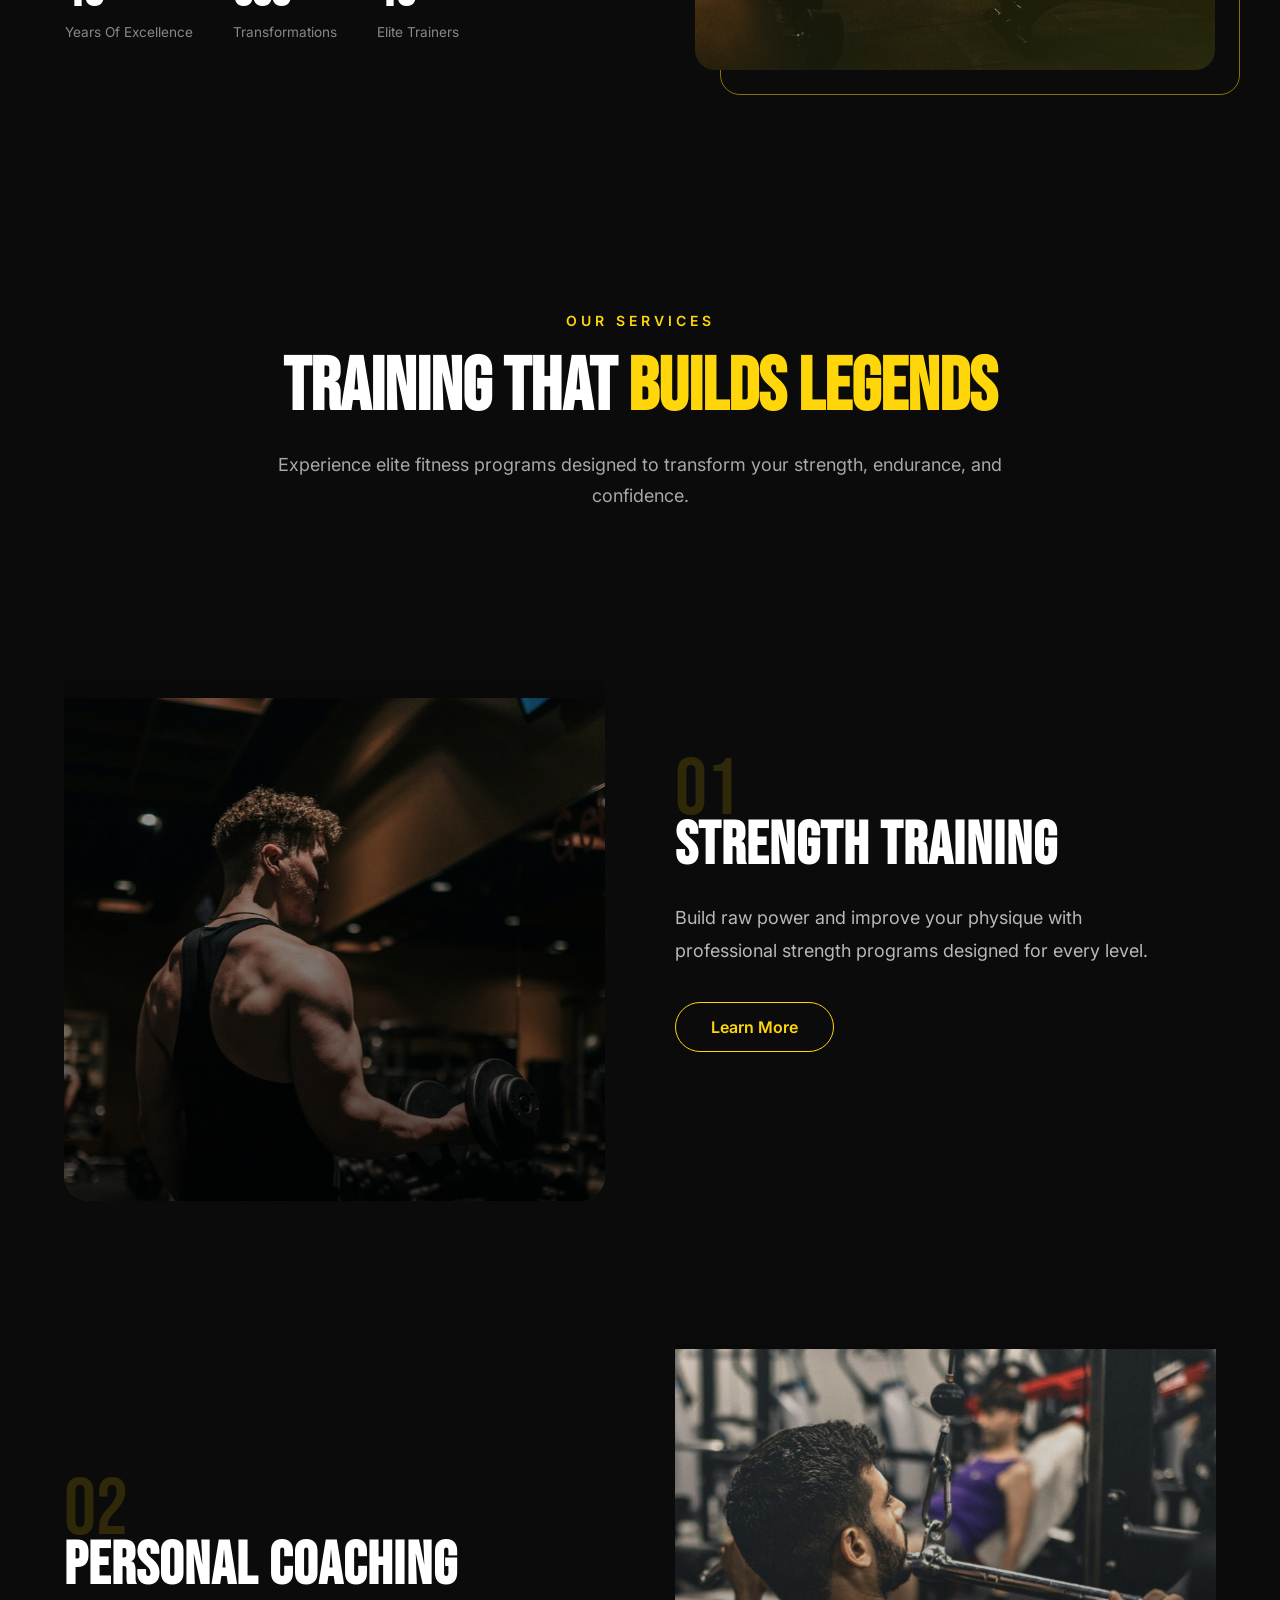
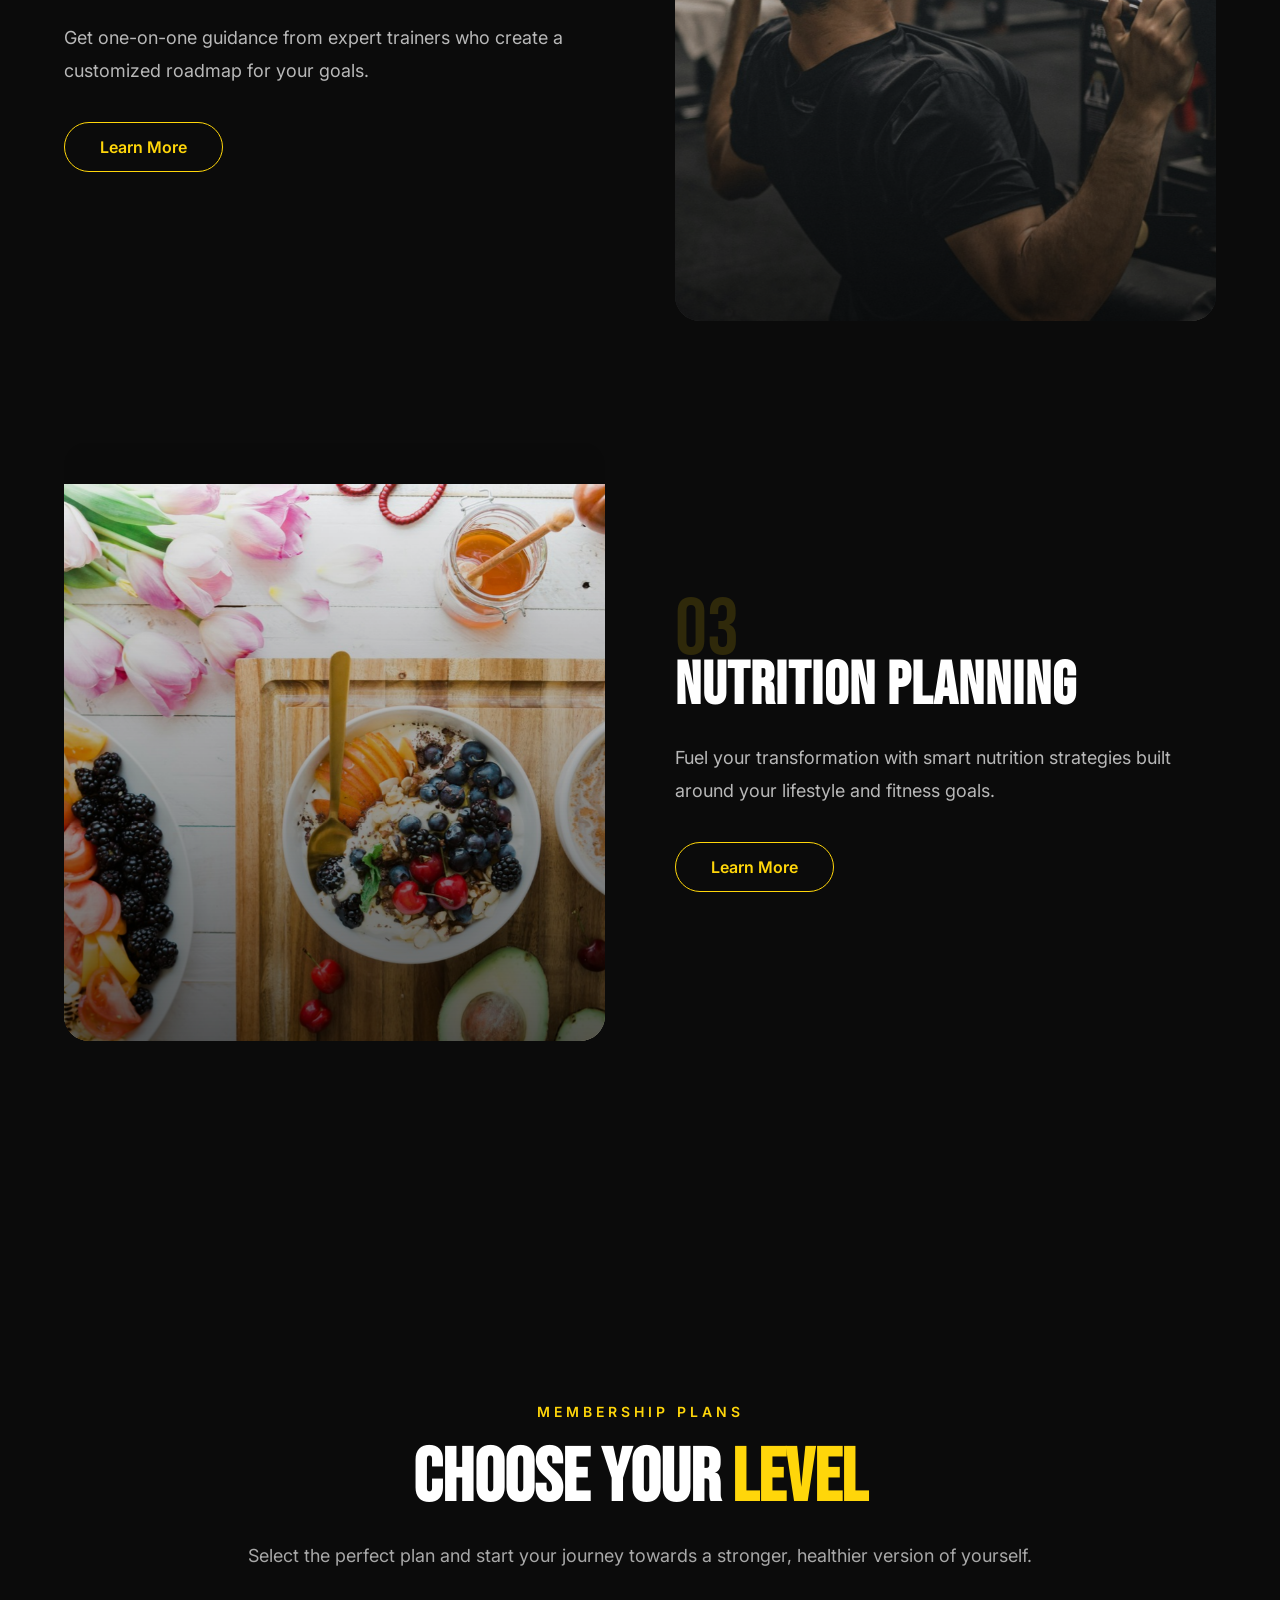
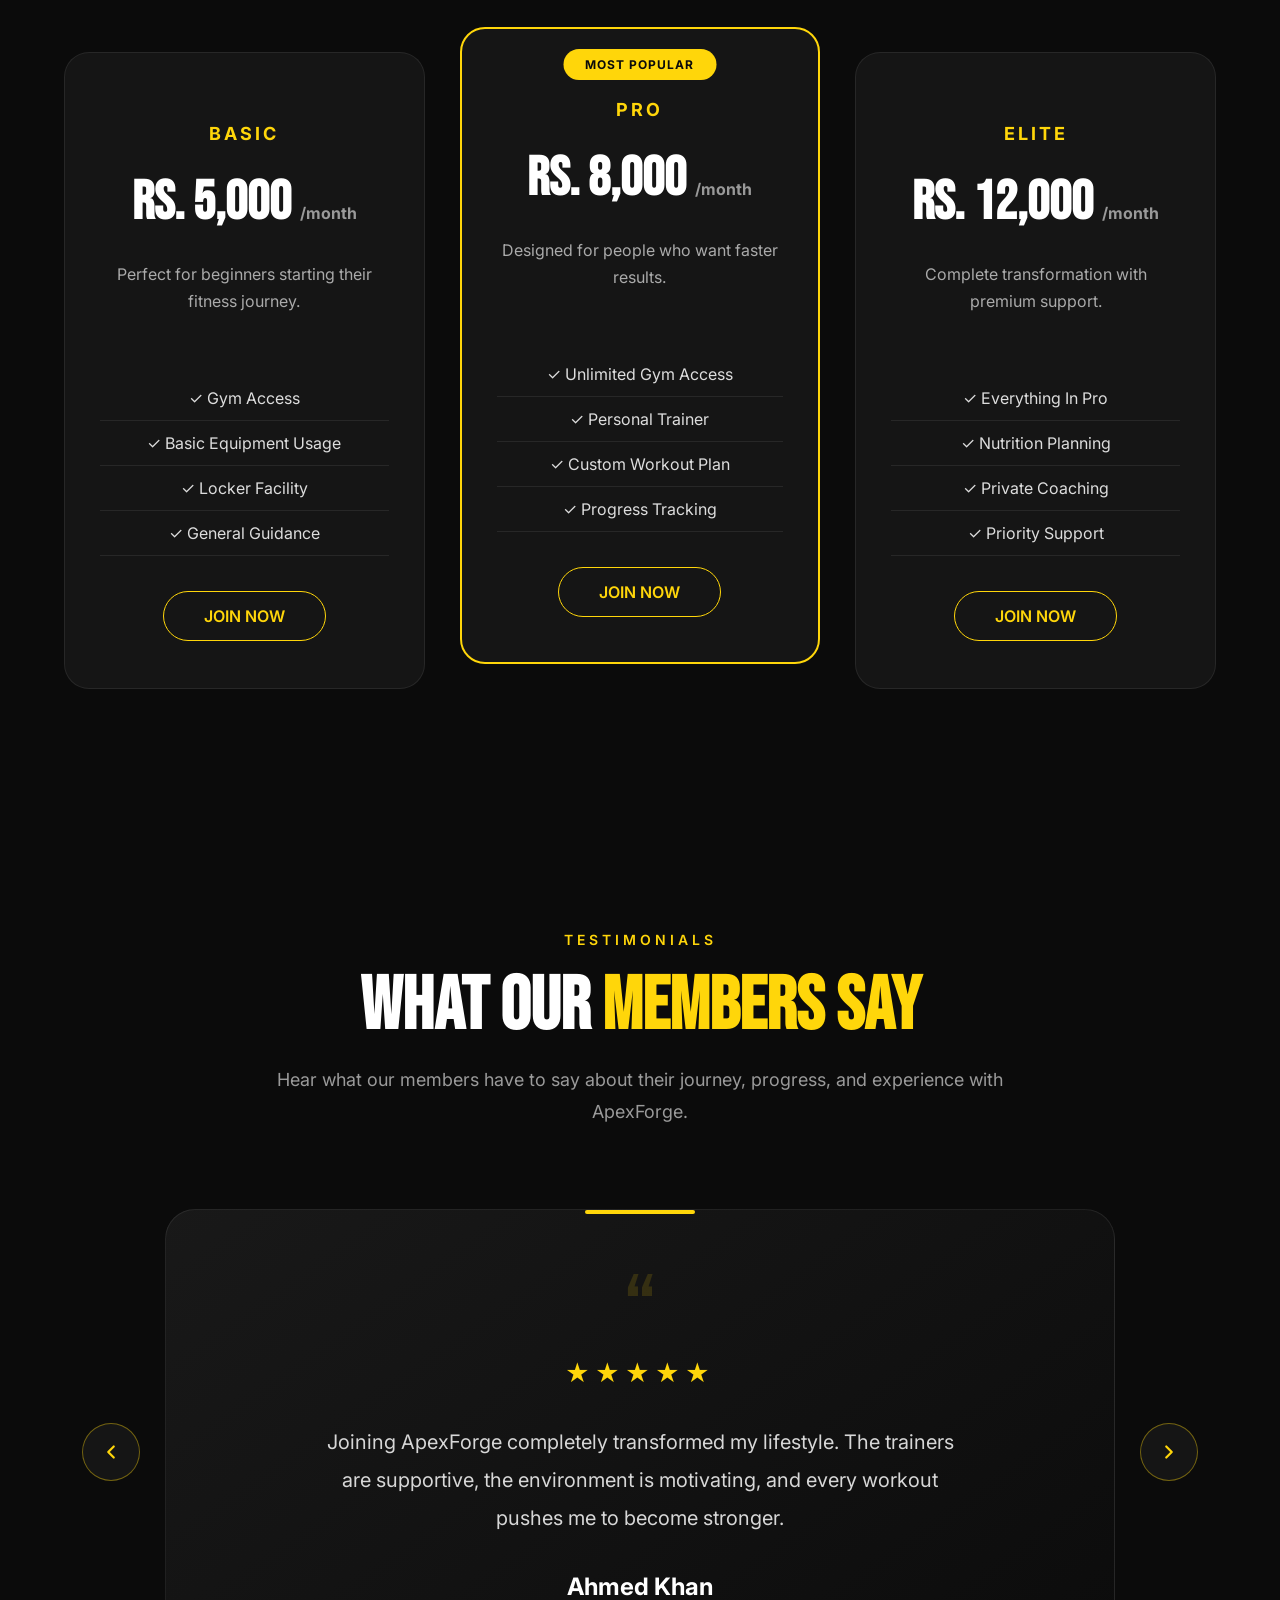
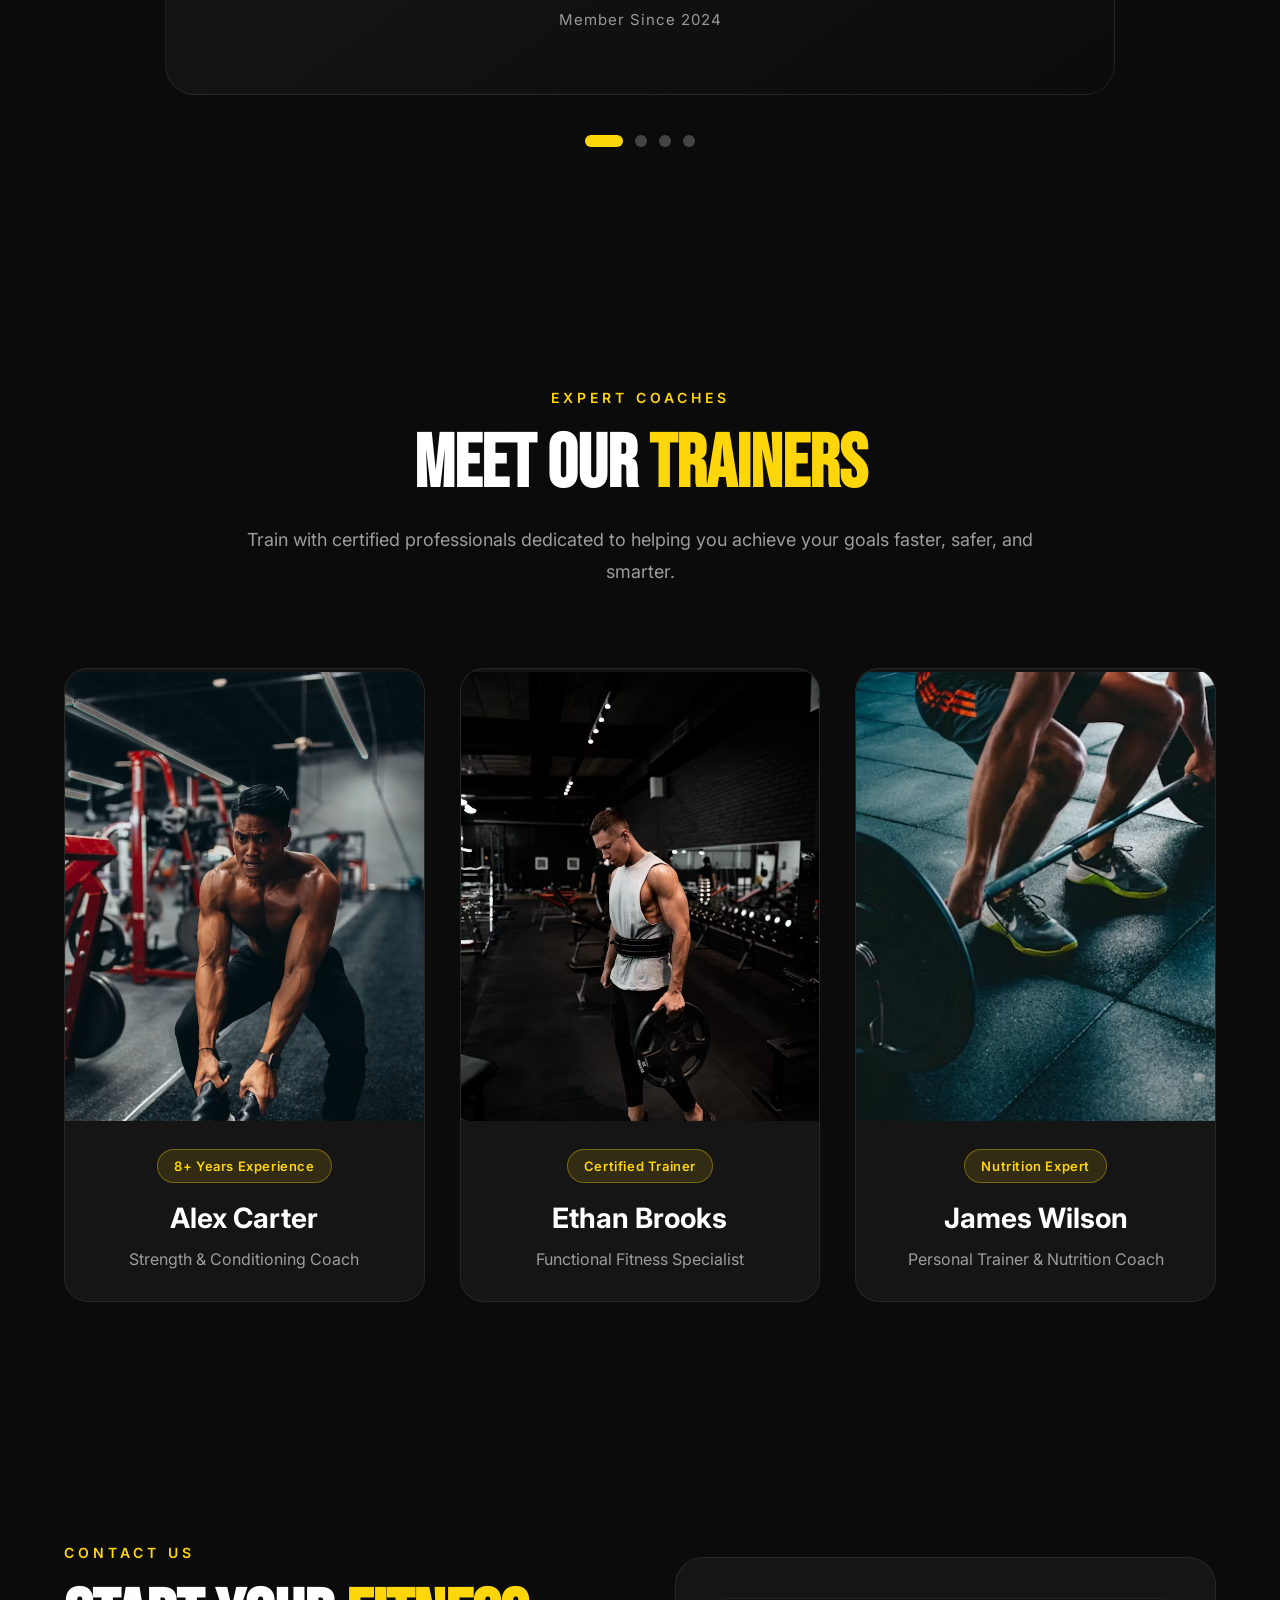
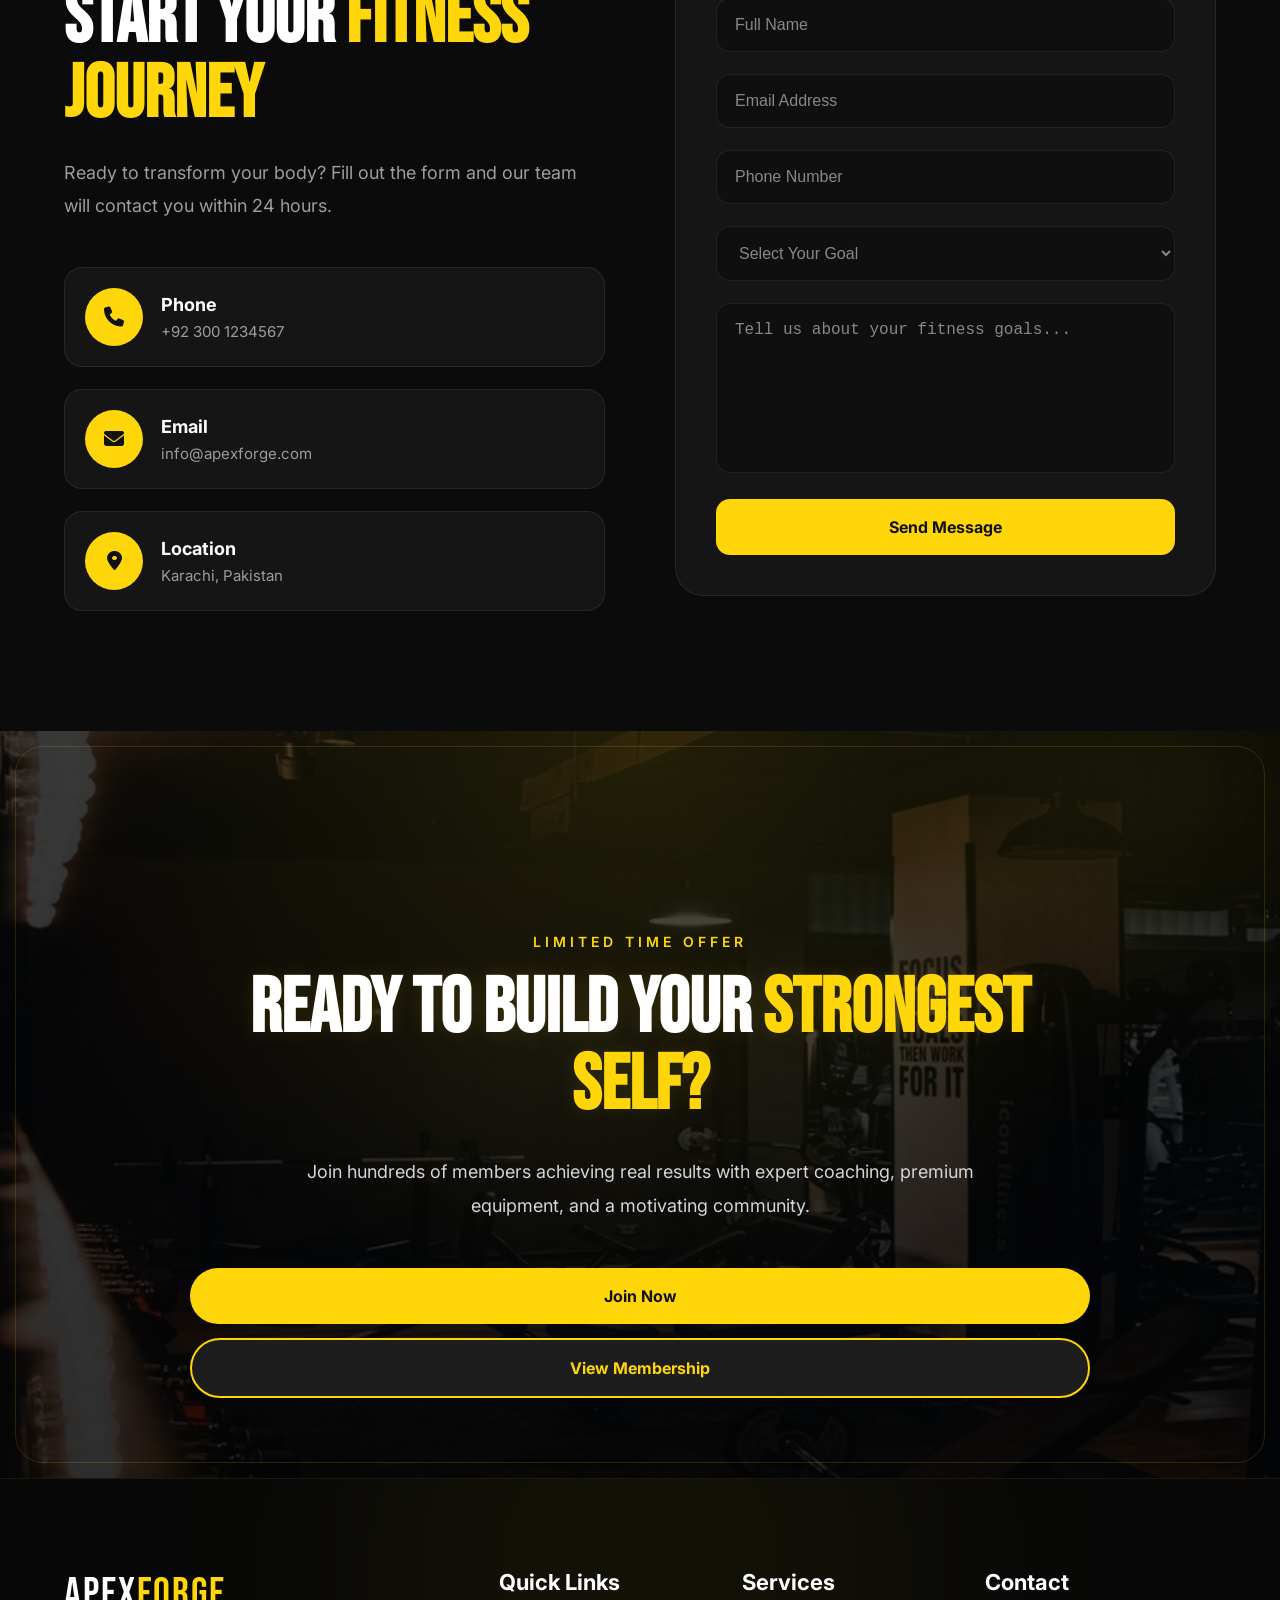
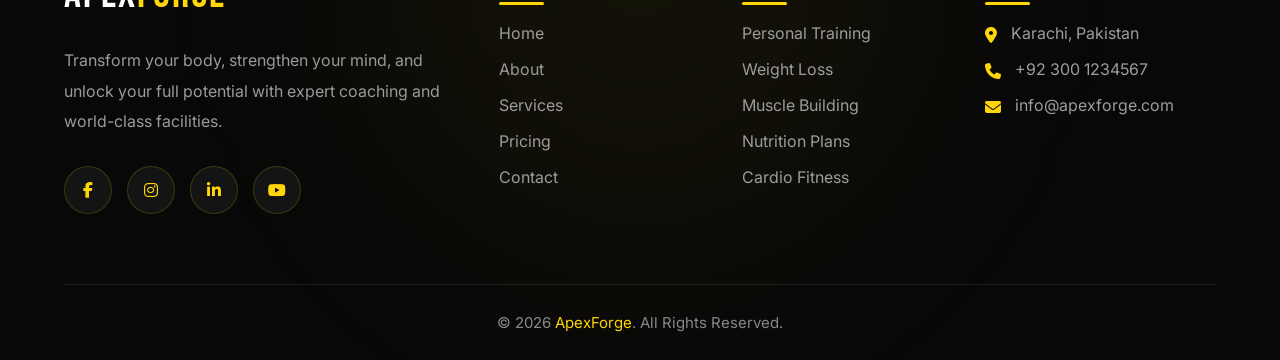
<file: umer.html>
<!DOCTYPE html>
<html lang="en">

<head>

    <!-- ==========================================
                    META
    =========================================== -->

    <meta charset="UTF-8">
    <meta name="viewport" content="width=device-width, initial-scale=1.0">

    <title>APEX FORGE | Premium Fitness & Personal Training</title>

    <meta name="description"
        content="Transform your body with expert trainers, premium equipment and personalized fitness programs at GYM24.">

    <meta name="keywords" content="Gym, Fitness, Personal Training, Workout, Bodybuilding, Karachi Gym">

    <meta name="author" content="GYM24">

    <meta name="theme-color" content="#0B0B0B">

    <!-- Open Graph -->

    <meta property="og:title" content="GYM24">
    <meta property="og:description" content="Premium Gym & Fitness Experience.">
    <meta property="og:type" content="website">
    <meta property="og:image" content="assets/images/og-image.jpg">

    <!-- Favicon -->

    <link rel="icon" href="assets/favicon.ico">

    <!-- Google Fonts -->

    <link rel="preconnect" href="https://fonts.googleapis.com">

    <link rel="preconnect" href="https://fonts.gstatic.com" crossorigin>

    <link
        href="https://fonts.googleapis.com/css2?family=Bebas+Neue&family=Inter:wght@300;400;500;600;700;800&display=swap"
        rel="stylesheet">

    <!-- CSS -->

    <link rel="stylesheet" href="umer.css">

    <link rel="stylesheet" href="umer-responsive.css">

    <!-- Font Awesome connect -->
     <link rel="stylesheet"
href="https://cdnjs.cloudflare.com/ajax/libs/font-awesome/6.7.2/css/all.min.css">

</head>

<body>

    <!-- ==========================================
                    HEADER
    =========================================== -->

    <header class="header">

        <nav class="navbar">

            <div class="nav-container">

                <!-- Logo -->

                <a href="#home" class="logo" aria-label="GYM24 Home">

                    <span>APEX</span>FORGE

                </a>

                <!-- Desktop Navigation -->

                <ul class="nav-menu">

                    <li>
                        <a href="#home" class="nav-link active">Home</a>
                    </li>

                    <li>
                        <a href="#about" class="nav-link">About</a>
                    </li>

                    <li>
                        <a href="#programs" class="nav-link">Programs</a>
                    </li>

                    <li>
                        <a href="#trainers" class="nav-link">Trainers</a>
                    </li>

                    <li>
                        <a href="#pricing" class="nav-link">Pricing</a>
                    </li>

                    <li>
                        <a href="#contact" class="nav-link">Contact</a>
                    </li>

                </ul>

                <!-- Desktop CTA -->

                <a href="#contact" class="nav-btn">

                    Join Now

                </a>

                <!-- Mobile Toggle -->

                <button class="menu-toggle" aria-label="Toggle Navigation" aria-expanded="false"
                    aria-controls="mobile-menu">

                    <svg viewBox="0 0 24 24" width="26" height="26" aria-hidden="true">

                        <path class="line line1" d="M4 7H20" stroke="currentColor" stroke-width="2"
                            stroke-linecap="round" />

                        <path class="line line2" d="M4 12H20" stroke="currentColor" stroke-width="2"
                            stroke-linecap="round" />

                        <path class="line line3" d="M4 17H20" stroke="currentColor" stroke-width="2"
                            stroke-linecap="round" />

                    </svg>

                </button>

            </div>

        </nav>

    </header>

    <!-- ==========================================
                MOBILE NAVIGATION
    =========================================== -->

    <aside class="mobile-menu" id="mobile-menu">
        <button class="menu-close" aria-label="Close Menu">

            <svg viewBox="0 0 24 24" width="24" height="24" fill="none">

                <path d="M6 6L18 18" stroke="currentColor" stroke-width="2.2" stroke-linecap="round" />

                <path d="M18 6L6 18" stroke="currentColor" stroke-width="2.2" stroke-linecap="round" />

            </svg>

        </button>
        <nav class="mobile-nav">

            <ul class="mobile-menu-list">

                <li><a href="#home">Home</a></li>

                <li><a href="#about">About</a></li>

                <li><a href="#programs">Programs</a></li>

                <li><a href="#trainers">Trainers</a></li>

                <li><a href="#pricing">Pricing</a></li>

                <li><a href="#contact">Contact</a></li>

            </ul>

            <a href="#contact" class="mobile-btn">

                Join Now

            </a>

        </nav>

    </aside>

    <!-- Overlay -->

    <div class="menu-overlay"></div>

    <!-- ==========================================
                MAIN
    =========================================== -->

    <main>

        <!-- Hero Starts Here -->

        <section class="hero">

            <div class="hero-bg">
                <img src="assets/images/hero-image.jpg" alt="Premium Gym Training">
            </div>

            <div class="hero-overlay"></div>


            <div class="hero-container">

                <div class="hero-content">


                    <div class="hero-tag">
                        <span></span>
                        PREMIUM FITNESS EXPERIENCE
                    </div>


                    <h1>
                        BUILD YOUR
                        <span>STRONGEST</span>
                        SELF
                    </h1>


                    <p>
                        Push beyond limits with elite training,
                        advanced equipment, and expert guidance
                        designed to transform your body and mindset.
                    </p>


                    <div class="hero-actions">

                        <a href="#" class="hero-primary">
                            Join The Gym
                        </a>


                        <a href="#" class="hero-secondary">
                            Explore Programs
                        </a>

                    </div>



                    <div class="hero-metrics">


                        <div class="metric">
                            <strong>500+</strong>
                            <small>Active Members</small>
                        </div>


                        <div class="metric">
                            <strong>15+</strong>
                            <small>Expert Trainers</small>
                        </div>


                        <div class="metric">
                            <strong>10+</strong>
                            <small>Years Experience</small>
                        </div>


                    </div>


                </div>


            </div>


        </section>
        <!-- =========================
     ABOUT SECTION
========================= -->

        <section class="about" id="about">


            <div class="about-container">


                <div class="about-content">


                    <span class="about-tag">
                        BEYOND FITNESS
                    </span>



                    <h2>
                        WHERE
                        <span>DISCIPLINE</span>
                        BECOMES A LIFESTYLE
                    </h2>



                    <p>
                        We are not just building stronger bodies,
                        we are building stronger minds. Every workout,
                        every rep, and every challenge is designed to
                        push you closer to your highest potential.
                    </p>



                    <p>
                        With expert coaching, advanced equipment,
                        and a community built on commitment, we create
                        an environment where ordinary people achieve
                        extraordinary results.
                    </p>



                    <div class="about-highlights">


                        <div class="highlight">

                            <h3>10+</h3>

                            <span>
                                Years Of Excellence
                            </span>

                        </div>



                        <div class="highlight">

                            <h3>500+</h3>

                            <span>
                                Transformations
                            </span>

                        </div>



                        <div class="highlight">

                            <h3>15+</h3>

                            <span>
                                Elite Trainers
                            </span>

                        </div>


                    </div>



                </div>





                <div class="about-image">


                    <div class="image-frame"></div>


                    <img src="assets/images/about-us-image.jpg" alt="Premium Gym Interior">


                </div>



            </div>


        </section>
        <!-- ================= SERVICES SECTION ================= -->

        <section class="services" id="services">

            <div class="services-header">
                <span class="section-tag">OUR SERVICES</span>
                <h2>
                    TRAINING THAT
                    <span>BUILDS LEGENDS</span>
                </h2>
                <p>
                    Experience elite fitness programs designed to transform
                    your strength, endurance, and confidence.
                </p>
            </div>


            <!-- Service 1 -->
            <div class="service-item">

                <div class="service-image">
                    <img src="assets/images/strength-training.jpg" alt="Strength Training">
                </div>

                <div class="service-content">

                    <span class="service-number">01</span>

                    <h3>
                        Strength Training
                    </h3>

                    <p>
                        Build raw power and improve your physique with
                        professional strength programs designed for every level.
                    </p>

                    <a href="#" class="service-btn">
                        Learn More
                    </a>

                </div>

            </div>



            <!-- Service 2 -->
            <div class="service-item reverse">

                <div class="service-image">
                    <img src="assets/images/personal-training.jpg" alt="Personal Training">
                </div>

                <div class="service-content">

                    <span class="service-number">02</span>

                    <h3>
                        Personal Coaching
                    </h3>

                    <p>
                        Get one-on-one guidance from expert trainers who
                        create a customized roadmap for your goals.
                    </p>

                    <a href="#" class="service-btn">
                        Learn More
                    </a>

                </div>

            </div>




            <!-- Service 3 -->
            <div class="service-item">

                <div class="service-image">

                    <img src="assets/images/nutritional-training-image.jpg" alt="Nutrition Planning">

                </div>


                <div class="service-content">

                    <span class="service-number">03</span>

                    <h3>
                        Nutrition Planning
                    </h3>

                    <p>
                        Fuel your transformation with smart nutrition strategies
                        built around your lifestyle and fitness goals.
                    </p>

                    <a href="#" class="service-btn">
                        Learn More
                    </a>

                </div>

            </div>



        </section>
        <!-- ================= MEMBERSHIP SECTION ================= -->

        <section class="membership" id="membership">


            <div class="membership-header">

                <span class="section-tag">
                    MEMBERSHIP PLANS
                </span>

                <h2>
                    CHOOSE YOUR
                    <span>LEVEL</span>
                </h2>

                <p>
                    Select the perfect plan and start your journey
                    towards a stronger, healthier version of yourself.
                </p>

            </div>




            <div class="pricing-container">



                <!-- BASIC PLAN -->

                <div class="pricing-card">


                    <div class="plan-name">
                        BASIC
                    </div>


                    <h3>
                        Rs. 5,000
                        <span>/month</span>
                    </h3>


                    <p class="plan-desc">
                        Perfect for beginners starting their fitness journey.
                    </p>


                    <ul>

                        <li>✓ Gym Access</li>
                        <li>✓ Basic Equipment Usage</li>
                        <li>✓ Locker Facility</li>
                        <li>✓ General Guidance</li>

                    </ul>


                    <a href="#" class="pricing-btn">
                        JOIN NOW
                    </a>


                </div>





                <!-- PRO PLAN -->

                <div class="pricing-card featured">


                    <div class="popular-tag">
                        MOST POPULAR
                    </div>


                    <div class="plan-name">
                        PRO
                    </div>


                    <h3>
                        Rs. 8,000
                        <span>/month</span>
                    </h3>


                    <p class="plan-desc">
                        Designed for people who want faster results.
                    </p>


                    <ul>

                        <li>✓ Unlimited Gym Access</li>
                        <li>✓ Personal Trainer</li>
                        <li>✓ Custom Workout Plan</li>
                        <li>✓ Progress Tracking</li>

                    </ul>


                    <a href="#" class="pricing-btn">
                        JOIN NOW
                    </a>


                </div>






                <!-- ELITE PLAN -->

                <div class="pricing-card">


                    <div class="plan-name">
                        ELITE
                    </div>


                    <h3>
                        Rs. 12,000
                        <span>/month</span>
                    </h3>


                    <p class="plan-desc">
                        Complete transformation with premium support.
                    </p>


                    <ul>

                        <li>✓ Everything In Pro</li>
                        <li>✓ Nutrition Planning</li>
                        <li>✓ Private Coaching</li>
                        <li>✓ Priority Support</li>

                    </ul>


                    <a href="#" class="pricing-btn">
                        JOIN NOW
                    </a>


                </div>



            </div>


        </section>
<!-- ================= TESTIMONIALS V2 ================= -->

<section class="testimonials" id="testimonials">

    <div class="testimonials-header">

        <span class="section-tag">
            TESTIMONIALS
        </span>

        <h2>
            WHAT OUR
            <span>MEMBERS SAY</span>
        </h2>

        <p>
            Hear what our members have to say about their journey,
            progress, and experience with ApexForge.
        </p>

    </div>


    <div class="testimonial-carousel">


        <!-- Previous Button -->

        <button class="carousel-btn prev-btn" aria-label="Previous Testimonial">

            <svg width="22" height="22" viewBox="0 0 24 24">

                <path
                    d="M15 18L9 12L15 6"
                    fill="none"
                    stroke="currentColor"
                    stroke-width="2.4"
                    stroke-linecap="round"
                    stroke-linejoin="round"
                />

            </svg>

        </button>



        <!-- Cards -->


        <div class="carousel-track-container">

            <div class="carousel-track">



                <!-- CARD 1 -->

                <article class="testimonial-card active">

                    <div class="quote-icon">

                        “

                    </div>

                    <div class="rating">

                        ★★★★★

                    </div>

                    <p>

                        Joining ApexForge completely transformed my
                        lifestyle. The trainers are supportive,
                        the environment is motivating, and every
                        workout pushes me to become stronger.

                    </p>

                    <div class="client-info">

                        <h3>

                            Ahmed Khan

                        </h3>

                        <span>

                            Member Since 2024

                        </span>

                    </div>

                </article>





                <!-- CARD 2 -->

                <article class="testimonial-card">

                    <div class="quote-icon">

                        “

                    </div>

                    <div class="rating">

                        ★★★★★

                    </div>

                    <p>

                        I've trained in several gyms before,
                        but ApexForge stands out because of
                        its premium equipment and experienced
                        coaching staff.

                    </p>

                    <div class="client-info">

                        <h3>

                            Hassan Ali

                        </h3>

                        <span>

                            Fitness Enthusiast

                        </span>

                    </div>

                </article>






                <!-- CARD 3 -->

                <article class="testimonial-card">

                    <div class="quote-icon">

                        “

                    </div>

                    <div class="rating">

                        ★★★★★

                    </div>

                    <p>

                        The personal coaching helped me lose
                        weight while building muscle. I feel
                        healthier, stronger and far more
                        confident than ever before.

                    </p>

                    <div class="client-info">

                        <h3>

                            Muhammad Usman

                        </h3>

                        <span>

                            Elite Member

                        </span>

                    </div>

                </article>





                <!-- CARD 4 -->

                <article class="testimonial-card">

                    <div class="quote-icon">

                        “

                    </div>

                    <div class="rating">

                        ★★★★★

                    </div>

                    <p>

                        From day one I felt welcomed.
                        Every trainer genuinely cares
                        about your progress and keeps
                        you motivated every session.

                    </p>

                    <div class="client-info">

                        <h3>

                            Zain Ahmed

                        </h3>

                        <span>

                            Athlete

                        </span>

                    </div>

                </article>



            </div>

        </div>



        <!-- Next Button -->

        <button class="carousel-btn next-btn" aria-label="Next Testimonial">

            <svg width="22" height="22" viewBox="0 0 24 24">

                <path
                    d="M9 18L15 12L9 6"
                    fill="none"
                    stroke="currentColor"
                    stroke-width="2.4"
                    stroke-linecap="round"
                    stroke-linejoin="round"
                />

            </svg>

        </button>

    </div>



    <!-- DOTS -->

    <div class="testimonial-dots">

        <button class="dot active"></button>

        <button class="dot"></button>

        <button class="dot"></button>

        <button class="dot"></button>

    </div>

</section>
<!-- ================= TRAINERS SECTION ================= -->

<section class="trainers" id="trainers">

    <div class="trainers-header">

        <span class="section-tag">
            EXPERT COACHES
        </span>

        <h2>
            MEET OUR
            <span>TRAINERS</span>
        </h2>

        <p>
            Train with certified professionals dedicated to helping you
            achieve your goals faster, safer, and smarter.
        </p>

    </div>



    <div class="trainers-grid">


        <!-- Trainer 1 -->

        <article class="trainer-card">

            <div class="trainer-image">

                <img
                src="assets/images/trainer-1.avif"
                alt="Strength Coach">

                <div class="trainer-overlay">

                    <div class="trainer-social">

                        <a href="#" aria-label="Instagram">

                            <i class="fa-brands fa-instagram"></i>

                        </a>

                        <a href="#" aria-label="Facebook">

                            <i class="fa-brands fa-facebook-f"></i>

                        </a>

                        <a href="#" aria-label="LinkedIn">

                            <i class="fa-brands fa-linkedin-in"></i>

                        </a>

                    </div>

                </div>

            </div>


            <div class="trainer-content">

                <span class="trainer-badge">
                    8+ Years Experience
                </span>

                <h3>
                    Alex Carter
                </h3>

                <p>
                    Strength & Conditioning Coach
                </p>

            </div>

        </article>





        <!-- Trainer 2 -->

        <article class="trainer-card">

            <div class="trainer-image">

                <img
                src="assets/images/trainer-2.avif"
                alt="Fitness Trainer">

                <div class="trainer-overlay">

                    <div class="trainer-social">

                        <a href="#">

                            <i class="fa-brands fa-instagram"></i>

                        </a>

                        <a href="#">

                            <i class="fa-brands fa-facebook-f"></i>

                        </a>

                        <a href="#">

                            <i class="fa-brands fa-linkedin-in"></i>

                        </a>

                    </div>

                </div>

            </div>


            <div class="trainer-content">

                <span class="trainer-badge">
                    Certified Trainer
                </span>

                <h3>
                    Ethan Brooks
                </h3>

                <p>
                    Functional Fitness Specialist
                </p>

            </div>

        </article>





        <!-- Trainer 3 -->

        <article class="trainer-card">

            <div class="trainer-image">

                <img
                src="assets/images/trainer-3.avif"
                alt="Personal Trainer">

                <div class="trainer-overlay">

                    <div class="trainer-social">

                        <a href="#">

                            <i class="fa-brands fa-instagram"></i>

                        </a>

                        <a href="#">

                            <i class="fa-brands fa-facebook-f"></i>

                        </a>

                        <a href="#">

                            <i class="fa-brands fa-linkedin-in"></i>

                        </a>

                    </div>

                </div>

            </div>


            <div class="trainer-content">

                <span class="trainer-badge">
                    Nutrition Expert
                </span>

                <h3>
                    James Wilson
                </h3>

                <p>
                    Personal Trainer & Nutrition Coach
                </p>

            </div>

        </article>


    </div>

</section>
<!-- ================= CONTACT ================= -->

<section class="contact" id="contact">

    <div class="contact-container">

        <!-- LEFT -->

        <div class="contact-content">

            <span class="section-tag">
                CONTACT US
            </span>

            <h2>
                START YOUR
                <span>FITNESS JOURNEY</span>
            </h2>

            <p>
                Ready to transform your body? Fill out the form and our team
                will contact you within 24 hours.
            </p>

            <div class="contact-info">

                <div class="contact-box">

                    <i class="fa-solid fa-phone"></i>

                    <div>

                        <h4>Phone</h4>

                        <span>+92 300 1234567</span>

                    </div>

                </div>



                <div class="contact-box">

                    <i class="fa-solid fa-envelope"></i>

                    <div>

                        <h4>Email</h4>

                        <span>info@apexforge.com</span>

                    </div>

                </div>



                <div class="contact-box">

                    <i class="fa-solid fa-location-dot"></i>

                    <div>

                        <h4>Location</h4>

                        <span>Karachi, Pakistan</span>

                    </div>

                </div>

            </div>

        </div>





        <!-- RIGHT -->

        <form id="contactForm" class="contact-form">

            <div class="input-group">

                <input
                type="text"
                id="name"
                name="user_name"
                placeholder="Full Name"
                required>

            </div>



            <div class="input-group">

                <input
                type="email"
                id="email"
                name="user_email"
                placeholder="Email Address"
                required>

            </div>



            <div class="input-group">

                <input
                type="tel"
                id="phone"
                name="user_phone"
                placeholder="Phone Number"
                required>

            </div>



            <div class="input-group">

                <select
                id="goal"
                name="fitness_goal"
                required>

                    <option value="">
                        Select Your Goal
                    </option>

                    <option>
                        Weight Loss
                    </option>

                    <option>
                        Muscle Gain
                    </option>

                    <option>
                        Strength Training
                    </option>

                    <option>
                        General Fitness
                    </option>

                </select>

            </div>



            <div class="input-group">

                <textarea
                id="message"
                name="message"
                rows="6"
                placeholder="Tell us about your fitness goals..."
                required></textarea>

            </div>



            <button
            type="submit"
            class="btn-primary contact-btn">

                Send Message

            </button>

        </form>

    </div>

</section>
<!-- ================= CTA ================= -->

<section class="cta" id="cta">

    <div class="cta-overlay"></div>

    <div class="cta-content">

        <span class="section-tag">

            LIMITED TIME OFFER

        </span>

        <h2>

            READY TO BUILD YOUR

            <span>STRONGEST SELF?</span>

        </h2>

        <p>

            Join hundreds of members achieving real results with expert
            coaching, premium equipment, and a motivating community.

        </p>

        <div class="cta-buttons">

            <a href="#contact" class="btn-primary">

                Join Now

            </a>

            <a href="#pricing" class="btn-secondary">

                View Membership

            </a>

        </div>

    </div>

</section>
<!-- ================= FOOTER ================= -->

<footer class="footer">

    <div class="footer-container">


        <!-- COLUMN 1 -->

        <div class="footer-column">

            <a href="#" class="footer-logo">

                Apex<span>Forge</span>

            </a>

            <p>

                Transform your body, strengthen your mind,
                and unlock your full potential with expert
                coaching and world-class facilities.

            </p>

            <div class="footer-social">

                <a href="#" aria-label="Facebook">

                    <i class="fa-brands fa-facebook-f"></i>

                </a>

                <a href="#" aria-label="Instagram">

                    <i class="fa-brands fa-instagram"></i>

                </a>

                <a href="#" aria-label="LinkedIn">

                    <i class="fa-brands fa-linkedin-in"></i>

                </a>

                <a href="#" aria-label="YouTube">

                    <i class="fa-brands fa-youtube"></i>

                </a>

            </div>

        </div>



        <!-- COLUMN 2 -->

        <div class="footer-column">

            <h3>

                Quick Links

            </h3>

            <ul>

                <li><a href="#hero">Home</a></li>

                <li><a href="#about">About</a></li>

                <li><a href="#services">Services</a></li>

                <li><a href="#pricing">Pricing</a></li>

                <li><a href="#contact">Contact</a></li>

            </ul>

        </div>



        <!-- COLUMN 3 -->

        <div class="footer-column">

            <h3>

                Services

            </h3>

            <ul>

                <li><a href="#">Personal Training</a></li>

                <li><a href="#">Weight Loss</a></li>

                <li><a href="#">Muscle Building</a></li>

                <li><a href="#">Nutrition Plans</a></li>

                <li><a href="#">Cardio Fitness</a></li>

            </ul>

        </div>



        <!-- COLUMN 4 -->

        <div class="footer-column">

            <h3>

                Contact

            </h3>

            <ul class="footer-contact">

                <li>

                    <i class="fa-solid fa-location-dot"></i>

                    Karachi, Pakistan

                </li>

                <li>

                    <i class="fa-solid fa-phone"></i>

                    +92 300 1234567

                </li>

                <li>

                    <i class="fa-solid fa-envelope"></i>

                    info@apexforge.com

                </li>

            </ul>

        </div>


    </div>



    <!-- Bottom -->

    <div class="footer-bottom">

        <p>

            © 2026 <span>ApexForge</span>. All Rights Reserved.

        </p>

    </div>

</footer>

    </main>
    <!-- ================= WHATSAPP FLOAT ================= -->

<a
  href="https://wa.me/923001234567?text=Hi%20ApexForge!%20I'm%20interested%20in%20your%20website."
  class="whatsapp-btn"
  target="_blank"
  aria-label="Chat on WhatsApp"
>

<svg xmlns="http://www.w3.org/2000/svg"
viewBox="0 0 32 32"
fill="currentColor">

<path d="M16.03 3C8.85 3 3 8.74 3 15.82c0 2.54.75 5.01 2.17 7.12L3 29l6.28-2.06a13.1 13.1 0 0 0 6.75 1.88c7.18 0 13.03-5.74 13.03-12.82C29.06 8.74 23.21 3 16.03 3zm7.56 18.28c-.31.86-1.79 1.64-2.47 1.74-.64.1-1.45.14-2.34-.14-.54-.17-1.24-.41-2.13-.79-3.74-1.61-6.18-5.37-6.37-5.63-.19-.26-1.52-2.02-1.52-3.86s.97-2.74 1.31-3.12c.34-.38.74-.48.99-.48h.71c.23 0 .54-.09.84.63.31.74 1.04 2.55 1.13 2.74.09.19.15.42.03.68-.12.26-.18.42-.36.65-.18.23-.38.51-.54.68-.18.18-.37.37-.16.73.21.36.94 1.54 2.01 2.49 1.38 1.23 2.55 1.61 2.91 1.79.36.18.57.15.78-.09.21-.23.9-1.05 1.14-1.41.24-.36.48-.3.81-.18.34.12 2.12.99 2.48 1.17.36.18.6.27.69.42.09.15.09.87-.22 1.73z"/>

</svg>

<span>Chat Now</span>

</a>

    <!-- JS -->

    <script src="umer.js"></script>

</body>

</html>
</file>
<file: umer.css>
/*==================================================
                GOOGLE FONTS
==================================================*/
@font-face {
    font-family: "Bebas Neue";
    src: url("assets/font/BebasNeue-Regular.ttf") format("truetype");
    font-weight: 400;
    font-style: normal;
    font-display:swap;
}
@font-face {
    font-family: "Inter";
    src: url("assets/font/Inter-VariableFont_opsz\,wght.ttf") format("truetype");
    font-weight: 400;
    font-style: normal;
    font-display:swap;
}

/*==================================================
                CSS VARIABLES
==================================================*/

:root{

    /* Colors */

    --bg:#0B0B0B;
    --surface:#121212;
    --surface-2:#1A1A1A;

    --primary:#ffd60a;
    --primary-light:#FFD700;

    --white:#FFFFFF;
    --text:#EAEAEA;
    --text-light:#B5B5B5;

    --border:rgba(255,255,255,.08);

    /* Layout */

    --container:min(92%,1280px);

    /* Radius */

    --radius-lg:999px;
    --radius-md:22px;
    --radius-sm:16px;

    /* Shadows */

    --shadow-sm:
    0 10px 30px rgba(0,0,0,.18);

    --shadow-md:
    0 18px 50px rgba(0,0,0,.28);

    --gold-shadow:
    0 15px 40px rgba(212,175,55,.18);

    /* Transition */

    --transition:.35s cubic-bezier(.22,.61,.36,1);

}

/*==================================================
                    RESET
==================================================*/

*,
*::before,
*::after{

    margin:0;
    padding:0;
    box-sizing:border-box;

}

html{

    scroll-behavior:smooth;
    scroll-padding-top:100px;

}

body{

    font-family:'Inter',sans-serif;

    background:var(--bg);

    color:var(--text);

    overflow-x:hidden;

    text-rendering:optimizeLegibility;

    -webkit-font-smoothing:antialiased;

}

body.no-scroll{

    overflow:hidden;

}

/*==================================================
                GLOBAL ELEMENTS
==================================================*/

img{

    display:block;

    max-width:100%;

}

a{

    color:inherit;

    text-decoration:none;

}

button{

    border:none;

    background:none;

    cursor:pointer;

    font:inherit;

}

ul{

    list-style:none;

}

section{

    position:relative;

}

.container{

    width:var(--container);

    margin-inline:auto;

}

/*==================================================
                HEADER
==================================================*/

.header{

    position:fixed;

    top:0;

    left:0;

    width:100%;

    z-index:1000;

    padding:20px 0;

    transition:var(--transition);

}

.header.scrolled{

    padding:14px 0;

}

/*==================================================
                NAVBAR
==================================================*/

.navbar{

    width:100%;

}

.nav-container{

    width:var(--container);

    margin-inline:auto;

    display:flex;

    align-items:center;

    justify-content:space-between;

    gap:32px;

    height:76px;

    padding:0 28px;

    border-radius:999px;

    background:rgba(255,255,255,.05);

    border:1px solid var(--border);

    backdrop-filter:blur(18px);

    -webkit-backdrop-filter:blur(18px);

    box-shadow:var(--shadow-sm);

    transition:var(--transition);

}

.header.scrolled .nav-container{

    background:rgba(10,10,10,.72);

    border-color:rgba(255,255,255,.10);

    box-shadow:
    var(--shadow-md),
    var(--gold-shadow);

}

/*==================================================
                    LOGO
==================================================*/

.logo{

    display:flex;

    align-items:center;

    flex-shrink:0;

    font-family:"Bebas Neue",sans-serif;

    font-size:2rem;

    letter-spacing:2px;

    color:var(--white);

    transition:var(--transition);

}

.logo span{

    color:var(--primary);

}

.logo:hover{

    transform:translateY(-2px);

}
/*==================================================
                DESKTOP NAVIGATION
==================================================*/

.nav-menu{

    display:flex;

    align-items:center;

    gap:clamp(24px,2vw,42px);

    margin-left:auto;

}

.nav-menu li{

    position:relative;

}

.nav-link{

    position:relative;

    display:inline-flex;

    align-items:center;

    justify-content:center;

    padding:10px 2px;

    font-size:.96rem;

    font-weight:500;

    color:var(--text-light);

    transition:var(--transition);

}

.nav-link:hover{

    color:var(--white);

}

.nav-link.active{

    color:var(--white);

}

/*==================================================
            PREMIUM UNDERLINE
==================================================*/

.nav-link::after{

    content:"";

    position:absolute;

    left:50%;

    bottom:-4px;

    width:0;

    height:2px;

    border-radius:999px;

    transform:translateX(-50%);

    background:linear-gradient(
        90deg,
        var(--primary),
        var(--primary-light)
    );

    transition:width .35s ease;

}

.nav-link:hover::after,
.nav-link.active::after{

    width:100%;

}

/*==================================================
                DESKTOP CTA
==================================================*/

.nav-btn{

    display:inline-flex;

    align-items:center;

    justify-content:center;

    flex-shrink:0;

    margin-left:32px;

    min-width:160px;

    height:52px;

    padding:0 28px;

    border-radius:999px;

    background:#ffd60a;
    color:#111;

    font-size:.95rem;

    font-weight:700;

    letter-spacing:.3px;

    box-shadow:var(--gold-shadow);

    transition:
        transform .35s ease,
        box-shadow .35s ease,
        filter .35s ease;

}

.nav-btn:hover{

    transform:translateY(-3px);

    filter:brightness(1.05);

    box-shadow:
        0 18px 42px rgba(212,175,55,.28);

}

.nav-btn:active{

    transform:translateY(-1px);

}

/*==================================================
            KEYBOARD ACCESSIBILITY
==================================================*/

.nav-link:focus-visible,
.nav-btn:focus-visible{

    outline:2px solid var(--primary);

    outline-offset:4px;

}

/*==================================================
            HAMBURGER (BASE)
==================================================*/

.menu-toggle{

    display:none;

    align-items:center;

    justify-content:center;

    width:52px;

    height:52px;

    flex-shrink:0;

    border-radius:50%;

    color:var(--white);

    transition:var(--transition);

    position: relative;

    z-index: 10001;

}

.menu-toggle svg{

    width:28px;

    height:28px;

}

.line{

    transform-origin:center;

    transition:
        transform .4s cubic-bezier(.22,.61,.36,1),
        opacity .25s ease;

}

/*==================================================
            MOBILE MENU (BASE)
==================================================*/

.mobile-menu{

    position:fixed;

    inset:0;

    visibility:hidden;

    opacity:0;

    pointer-events:none;

    z-index: 9998;

}

.menu-overlay{

    position:fixed;

    inset:0;

    background:rgba(0,0,0,.55);

    backdrop-filter:blur(6px);

    opacity:0;

    visibility:hidden;

      z-index:9997;

}
/*==================================================
            MOBILE MENU PANEL
==================================================*/

.mobile-menu{

    position:fixed;

    inset:0;

    display:flex;

    justify-content:flex-end;

    visibility:hidden;

    opacity:0;

    pointer-events:none;

    transition:
        opacity .35s ease,
        visibility .35s ease;

    z-index:9998;

}

.mobile-menu.active{

    visibility:visible;

    opacity:1;

    pointer-events:auto;

}

/*==================================================
                MENU PANEL
==================================================*/

.mobile-nav{

    position:relative;

    width:min(420px,100%);

    height:100%;

    background:#0D0D0D;

    border-left:1px solid rgba(255,255,255,.08);

    display:flex;

    flex-direction:column;

    justify-content:center;

    padding:110px 42px 48px;

    transform:translateX(100%);

    transition:transform .5s cubic-bezier(.22,.61,.36,1);

    overflow-y:auto;

    overflow-x:hidden;

}

.mobile-menu.active .mobile-nav{

    transform:translateX(0);

}

/*==================================================
            MOBILE LINKS
==================================================*/

.mobile-menu-list{

    display:flex;

    flex-direction:column;

    gap:8px;

}

.mobile-menu-list li{

    width:100%;

}

.mobile-menu-list a{

    display:flex;

    align-items:center;

    width:100%;

    min-height:58px;

    padding:0 20px;

    border-radius:16px;

    color:var(--text);

    font-size:1rem;

    font-weight:500;

    transition:
        background .3s ease,
        color .3s ease,
        transform .3s ease;

}

.mobile-menu-list a:hover{

    background:rgba(255,255,255,.06);

    color:var(--white);

    transform:translateX(8px);

}

.mobile-menu-list a.active{

    background:rgba(212,175,55,.12);

    color:var(--primary);

}

/*==================================================
            MOBILE CTA
==================================================*/

.mobile-btn{

    display:flex;

    justify-content:center;

    align-items:center;

    width:100%;

    min-height:58px;

    margin-top:42px;

    border-radius:18px;

    background:linear-gradient(
        135deg,
        var(--primary),
        var(--primary-light)
    );

    color:#111;

    font-weight:700;

    letter-spacing:.4px;

    box-shadow:
        0 16px 40px rgba(212,175,55,.22);

    transition:
        transform .3s ease,
        box-shadow .3s ease,
        filter .3s ease;

}

.mobile-btn:hover{

    transform:translateY(-3px);

    filter:brightness(1.05);

    box-shadow:
        0 24px 50px rgba(212,175,55,.32);

}

.mobile-btn:active{

    transform:scale(.98);

}

/*==================================================
            MENU OVERLAY
==================================================*/

.menu-overlay{

    position:fixed;

    inset:0;

    background:rgba(0,0,0,.55);

    backdrop-filter:blur(8px);

    -webkit-backdrop-filter:blur(8px);

    opacity:0;

    visibility:hidden;

    transition:
        opacity .35s ease,
        visibility .35s ease;

    z-index:9997;

}

.menu-overlay.active{

    opacity:1;

    visibility:visible;

}

/*==================================================
            HAMBURGER
==================================================*/

.menu-toggle{

    position:relative;

    display:none;

    align-items:center;

    justify-content:center;

    width:52px;

    height:52px;

    border-radius:50%;

    color:var(--white);

    z-index:10000;

}

.menu-toggle svg{

    overflow:visible;

    display: block;

}

.line{

    transform-box:fill-box;

    transform-origin:center;

    transition:
        transform .42s cubic-bezier(.22,.61,.36,1),
        opacity .25s ease;

}

.menu-toggle.active{

     position:fixed;

    top:22px;

    right:22px;

    z-index:10002;

    color:#fff;



}

.menu-toggle.active .line1{

   transform:translateY(4.8px) rotate(45deg);
}

.menu-toggle.active .line2{

    opacity:0;

}

.menu-toggle.active .line3{

       transform:translateY(-4.8px) rotate(-45deg);


}

/*==================================================
            SAFETY
==================================================*/

.mobile-nav,
.mobile-menu,
.mobile-menu-list{

    max-width:100%;

}

body{

    overflow-x:clip;

}

@supports not (overflow:clip){

    body{

        overflow-x:hidden;

    }

}
body.no-scroll{

    overflow:hidden;

    touch-action:none;

}
.menu-toggle{

    z-index:10001;

}

.menu-close{

    position:absolute;

    top:22px;

    right:22px;

    display:flex;

    align-items:center;

    justify-content:center;

    width:50px;

    height:50px;

    border-radius:50%;

    background:rgba(255,255,255,.06);

    border:1px solid rgba(255,255,255,.08);

    color:var(--white);

    backdrop-filter:blur(12px);

    transition:all .35s ease;

    z-index:10;

}

.menu-close:hover{

    background:rgba(212,175,55,.15);

    border-color:rgba(212,175,55,.35);

    color:var(--primary);

    transform:rotate(90deg);

}
/* =========================
   HERO SECTION
========================= */

.hero{
    position:relative;
    min-height:100vh;
    width:100%;
    display:flex;
    align-items:center;
    overflow:hidden;
    isolation:isolate;
}


/* Background Image */

.hero-bg{
    position:absolute;
    inset:0;
    width:100%;
    height:100%;
    z-index:0;
}


.hero-bg img{

    width:100%;
    height:100%;

    object-fit:cover;

    object-position:center;

    filter:
    brightness(.55)
    contrast(1.15)
    saturate(1.1);

    transform:scale(1.08);

    animation:
    heroZoom 14s ease-in-out infinite alternate;

}



/* Cinematic Overlay */

.hero-overlay{
    position:absolute;
    inset:0;
    z-index:1;

    background:
    linear-gradient(
        90deg,
        rgba(0,0,0,.95) 0%,
        rgba(0,0,0,.75) 40%,
        rgba(0,0,0,.35) 100%
    ),
    linear-gradient(
        0deg,
        #0B0B0B 0%,
        transparent 35%
    );
}



/* Container */

.hero-container{
    width:100%;
    max-width:1200px;
    margin:auto;
    padding:120px 25px 70px;
     position:relative;
    z-index:2;
}



/* Content */

.hero-content{
    max-width:720px;
}



/* Small Tag */

.hero-tag{
    display:flex;
    align-items:center;
    gap:12px;

    color:#FFD700;
    font-size:.85rem;
    letter-spacing:3px;
    font-weight:600;

    margin-bottom:25px;

    animation:fadeUp .8s ease forwards;
}


.hero-tag span{
    width:45px;
    height:2px;
    background:#FFD700;
}



/* Heading */

.hero-content h1{

    font-family:"Bebas Neue", sans-serif;

    font-size:clamp(3.5rem,7vw,6.5rem);

    line-height:.95;

    letter-spacing:2px;

    color:white;

    margin:0 0 25px;

    /* animation:fadeUp 1s ease forwards; */
}



.hero-content h1 span{

    display:block;

    background:
    linear-gradient(
        90deg,
        #FFD700,
        #fff2a6,
        #FFD700
    );

    -webkit-background-clip:text;
    background-clip:text;

    color:transparent;

}



/* Paragraph */

.hero-content p{

    max-width:580px;

    color:#c8c8c8;

    font-family:"Inter",sans-serif;

    font-size:1.05rem;

    line-height:1.8;

    margin-bottom:40px;

    animation:fadeUp 1.2s ease forwards;

}



/* Buttons */

.hero-actions{

    display:flex;
    align-items:center;
    gap:20px;

    flex-wrap:wrap;

    animation:fadeUp 1.4s ease forwards;
}



.hero-primary,
.hero-secondary{

    display:inline-flex;

    align-items:center;
    justify-content:center;

    height:55px;

    padding:0 35px;

    border-radius:50px;

    text-decoration:none;

    font-weight:600;

    transition:.4s ease;

}



.hero-primary{

    background:#FFD700;

    color:#080808;

    box-shadow:
    0 10px 30px rgba(255,215,0,.25);

}



.hero-primary:hover{

    transform:translateY(-5px);

    box-shadow:
    0 15px 40px rgba(255,215,0,.45);

}



.hero-secondary{

    border:1px solid rgba(255,255,255,.3);

    color:white;

    backdrop-filter:blur(10px);

}



.hero-secondary:hover{

    border-color:#FFD700;

    color:#FFD700;

    transform:translateY(-5px);

}



/* Stats */

.hero-metrics{

    display:flex;

    gap:45px;

    margin-top:70px;

    flex-wrap:wrap;

}



.metric{

    display:flex;

    flex-direction:column;

    gap:8px;

}



.metric strong{

    font-family:"Bebas Neue";

    font-size:3rem;

    letter-spacing:1px;

    color:white;

}



.metric small{

    color:#999;

    font-size:.9rem;

}



/* Animations */


@keyframes fadeUp{

    from{

        opacity:0;
        transform:translateY(35px);

    }

    to{

        opacity:1;
        transform:translateY(0);

    }

}



@keyframes heroZoom{

    from{
        transform:scale(1.05);
    }

    to{
        transform:scale(1.12);
    }

}


/* Global Overflow Protection */

html,
body{

    max-width:100%;
    overflow-x:hidden;

}
.hero-primary{

    position:relative;

    overflow:hidden;

}


.hero-primary::before{

    content:"";

    position:absolute;

    top:0;
    left:-120%;

    width:80%;
    height:100%;

    background:
    linear-gradient(
        120deg,
        transparent,
        rgba(255,255,255,.6),
        transparent
    );

    transition:.6s;

}



.hero-primary:hover::before{

    left:120%;

}
/* =========================
   ABOUT SECTION
========================= */

.about{

    width:100%;

    padding:120px 0;

    background:#0B0B0B;

    overflow:hidden;

}



.about-container{

    max-width:1200px;

    width:100%;

    margin:auto;

    padding:0 25px;

    display:grid;

    grid-template-columns:1fr 1fr;

    align-items:center;

    gap:80px;

}



/* =========================
   ABOUT CONTENT
========================= */


.about-content{

    max-width:600px;

}



.about-tag{

    display:inline-flex;

    align-items:center;

    gap:12px;

    color:#FFD700;

    font-size:.85rem;

    letter-spacing:3px;

    font-weight:600;

    margin-bottom:25px;

}


.about-tag::before{

    content:"";

    width:40px;

    height:2px;

    background:#FFD700;

}





.about-content h2{

    font-family:"Bebas Neue",sans-serif;

    font-size:clamp(3rem,5vw,5rem);

    line-height:1;

    letter-spacing:2px;

    color:white;

    margin-bottom:30px;

}



.about-content h2 span{

    display:block;

    background:

    linear-gradient(
        90deg,
        #FFD700,
        #fff1a8,
        #FFD700
    );

    background-clip:text;

    -webkit-background-clip:text;

    color:transparent;

}




.about-content p{

    color:#b8b8b8;

    font-family:"Inter",sans-serif;

    font-size:1rem;

    line-height:1.9;

    margin-bottom:20px;

}





/* =========================
   HIGHLIGHTS
========================= */


.about-highlights{

    display:flex;

    gap:40px;

    margin-top:45px;

    flex-wrap:wrap;

}



.highlight{

    display:flex;

    flex-direction:column;

    gap:8px;

}



.highlight h3{

    font-family:"Bebas Neue",sans-serif;

    font-size:3rem;

    color:white;

    line-height:1;

}



.highlight span{

    color:#888;

    font-size:.85rem;

}



/* =========================
   ABOUT IMAGE
========================= */


.about-image{

    position:relative;

    width:100%;

    max-width:520px;

    justify-self:end;

}



.about-image img{

    width:100%;

    height:650px;

    object-fit:cover;

    display:block;

    border-radius:20px;

    filter:

    brightness(.75)
    contrast(1.1);

    position:relative;

    z-index:2;

}





.image-frame{

    position:absolute;

    width:100%;

    height:100%;

    border:1px solid rgba(255,215,0,.5);

    border-radius:20px;

    top:25px;

    right:-25px;

    z-index:1;

}





.about-image::after{

    content:"";

    position:absolute;

    inset:0;

    background:

    linear-gradient(
        135deg,
        transparent,
        rgba(255,215,0,.15)
    );

    border-radius:20px;

    z-index:3;

    pointer-events:none;

}





/* =========================
   HOVER EFFECT
========================= */


.about-image img{

    transition:.6s ease;

}



.about-image:hover img{

    transform:scale(1.03);

}





/* =========================
   TABLET
========================= */


@media(max-width:992px){


    .about-container{

        grid-template-columns:1fr;

        gap:60px;

    }



    .about-content{

        max-width:700px;

    }



    .about-image{

        justify-self:center;

    }


}





/* =========================
   MOBILE
========================= */


@media(max-width:768px){


    .about{

        padding:80px 0;

    }



    .about-container{

        padding:0 20px;

    }



    .about-content h2{

        font-size:3.5rem;

    }



    .about-highlights{

        gap:30px;

    }



    .about-image img{

        height:450px;

    }



    .image-frame{

        top:15px;

        right:-15px;

    }


}





/* =========================
   SMALL DEVICES
========================= */


@media(max-width:400px){


    .about-content h2{

        font-size:2.8rem;

    }



    .about-content p{

        font-size:.95rem;

    }



    .about-highlights{

        flex-direction:column;

        gap:20px;

    }



    .about-image img{

        height:380px;

    }



    .image-frame{

        display:none;

    }


}
.about{
    position:relative;
    z-index:10;
    min-height:500px;
}
/* =========================
   ABOUT SCROLL ANIMATION
========================= */

.about-content,
.about-image{

    transition:
    opacity .8s ease,
    transform .8s cubic-bezier(.16,1,.3,1);

}


.about-content.reveal-ready{

    opacity:0;

    transform:translateY(50px);

}


.about-image.reveal-ready{

    opacity:0;

    transform:translateX(60px);

}



.about-content.reveal-show,
.about-image.reveal-show{

    opacity:1;

    transform:translate(0);

}
/* ================= SERVICES SECTION ================= */

.services {
    width: 100%;
    padding: 120px 5%;
    background: #0b0b0b;
    overflow: hidden;
}


/* HEADER */

.services-header {
    max-width: 800px;
    margin: 0 auto 90px;
    text-align: center;
}


.section-tag {
    color: #ffd60a;
    font-size: 14px;
    letter-spacing: 4px;
    font-weight: 600;
}


.services-header h2 {
    margin-top: 20px;
    font-family: "Bebas Neue", sans-serif;
    font-size: clamp(45px, 6vw, 75px);
    line-height: 1;
    color: white;
}


.services-header h2 span {
    color: #ffd60a;
}


.services-header p {
    margin-top: 25px;
    color: #a8a8a8;
    font-size: 18px;
    line-height: 1.7;
}




/* SERVICE ITEM */

.service-item {

    width: 100%;
    min-height: 600px;

    display: grid;
    grid-template-columns: 1fr 1fr;

    align-items: center;

    gap: 70px;

    margin-bottom: 120px;

}




/* IMAGE */

.service-image {

    width: 100%;
    height: 600px;

    overflow: hidden;

    border-radius: 25px;

    position: relative;

}


.service-image::after {

    content:"";

    position:absolute;

    inset:0;

    background:
    linear-gradient(
        180deg,
        transparent,
        rgba(0,0,0,.65)
    );

}



.service-image img {

    width:100%;
    height:100%;

    object-fit:cover;

    transition:.6s ease;

}



.service-item:hover .service-image img {

    transform:scale(1.08);

}




/* CONTENT */


.service-content {

    position:relative;

}



.service-number {

    display:block;

    font-size:80px;

    font-family:"Bebas Neue", sans-serif;

    color:rgba(255,214,10,.15);

    line-height:1;

    margin-bottom:-20px;

}



.service-content h3 {

    color:white;

    font-family:"Bebas Neue",sans-serif;

    font-size:60px;

    letter-spacing:1px;

    margin-bottom:20px;

}



.service-content p {

    color:#b8b8b8;

    font-size:18px;

    line-height:1.8;

    max-width:500px;

    margin-bottom:35px;

}



/* BUTTON */


.service-btn {

    display:inline-flex;

    align-items:center;

    justify-content:center;

    padding:14px 35px;

    border:1px solid #ffd60a;

    color:#ffd60a;

    text-decoration:none;

    border-radius:50px;

    font-weight:600;

    transition:.35s ease;

}



.service-btn:hover {

    background:#ffd60a;

    color:#0b0b0b;

    transform:translateY(-5px);

    box-shadow:
    0 10px 30px rgba(255,214,10,.25);

}




/* ALTERNATE LAYOUT */


.service-item.reverse .service-image {

    order:2;

}


.service-item.reverse .service-content {

    order:1;

}



/* ================= SERVICE REVEAL ANIMATION ================= */


.service-item {

    opacity:0;

    transform:translateY(80px);

    transition:
    opacity .8s ease,
    transform .8s ease;

}



.service-item.show {

    opacity:1;

    transform:translateY(0);

}




/* Image animation */


.service-image img {

    width:100%;
    height:100%;

    object-fit:cover;

    transition:transform .8s ease;

    will-change:transform;

}
.service-item:hover .service-image img {

    transform:
    scale(1.12);

}



.service-item.show .service-image img {

    transform:scale(1);

}





/* Content stagger */


.service-content {

    opacity:0;

    transform:translateX(40px);

    transition:
    opacity .8s ease .25s,
    transform .8s ease .25s;

}



.service-item.show .service-content {

    opacity:1;

    transform:translateX(0);

}



/* Reverse services */

.service-item.reverse .service-content {

    transform:translateX(-40px);

}


.service-item.reverse.show .service-content {

    transform:translateX(0);

}
/* ================= BMI SECTION ================= */

.bmi{

    padding:120px 5%;

    background:#0b0b0b;

}

.bmi .section-heading{

    max-width:700px;

    margin:0 auto 70px;

    text-align:center;

}

.bmi .section-heading h2{

    margin:18px 0;

    font-family:"Bebas Neue",sans-serif;

    font-size:clamp(48px,6vw,75px);

    color:#fff;

    line-height:1;

}

.bmi .section-heading h2 span{

    color:#ffd60a;

}

.bmi .section-heading p{

    color:#9d9d9d;

    font-size:17px;

    line-height:1.8;

}



/* ================= CARD ================= */

.bmi-card{

    max-width:750px;

    margin:auto;

    background:linear-gradient(180deg,#171717,#101010);

    border:1px solid rgba(255,214,10,.15);

    border-radius:28px;

    padding:45px;

    box-shadow:0 25px 60px rgba(0,0,0,.45);

    transition:.35s;

}

.bmi-card:hover{

    transform:translateY(-8px);

    border-color:#ffd60a;

    box-shadow:0 20px 50px rgba(255,214,10,.15);

}



/* ================= INPUTS ================= */

.bmi-inputs{

    display:grid;

    grid-template-columns:repeat(2,1fr);

    gap:25px;

    margin-bottom:30px;

}

.input-box{

    display:flex;

    flex-direction:column;

}

.input-box label{

    margin-bottom:10px;

    color:#d8d8d8;

    font-size:15px;

}

.input-box input{

    width:100%;

    height:58px;

    padding:0 18px;

    border-radius:14px;

    border:1px solid rgba(255,255,255,.08);

    background:#141414;

    color:#fff;

    font-size:16px;

    outline:none;

    transition:.35s;

}

.input-box input::placeholder{

    color:#666;

}

.input-box input:focus{

    border-color:#ffd60a;

    box-shadow:0 0 18px rgba(255,214,10,.15);

}



/* ================= BMI BUTTONS ================= */

.bmi-buttons{

    display:flex;

    gap:15px;

    margin:35px 0;

}

.bmi-buttons button{

    flex:1;

    height:58px;

    border:none;

    border-radius:14px;

    cursor:pointer;

    font-size:16px;

    font-weight:600;

    transition:.35s ease;

}

.btn-primary{

    background:#ffd60a;

    color:#111;

}

.btn-primary:hover{

    transform:translateY(-4px);

    box-shadow:0 15px 35px rgba(255,214,10,.25);

}

.btn-secondary{

    background:#1d1d1d;

    color:#fff;

    border:1px solid rgba(255,255,255,.08);

}

.btn-secondary:hover{

    background:#292929;

    border-color:#ffd60a;

}


/* ================= RESULT ================= */

.bmi-result{

    border-top:1px solid rgba(255,255,255,.08);

    padding-top:40px;

}



/* ================= BMI NUMBER ================= */

.bmi-number{

    text-align:center;

    margin-bottom:30px;

}

.bmi-number h3{

    font-size:72px;

    color:#ffd60a;

    margin-bottom:8px;

    font-family:"Bebas Neue",sans-serif;

}

.bmi-number span{

    color:#fff;

    font-size:18px;

}



/* ================= PROGRESS ================= */

.bmi-progress{

    width:100%;

    height:12px;

    background:#222;

    border-radius:50px;

    overflow:hidden;

    margin-bottom:35px;

}

.bmi-progress-fill{

    width:0;

    height:100%;

    border-radius:50px;

    background:linear-gradient(90deg,#ffd60a,#ffef9f);

    transition:width .8s ease;

}



/* ================= STATS ================= */

.bmi-stats{

    display:grid;

    grid-template-columns:repeat(3,1fr);

    gap:18px;

    margin-bottom:30px;

}

.bmi-stat{

    background:#151515;

    border:1px solid rgba(255,255,255,.06);

    border-radius:18px;

    padding:22px;

    text-align:center;

    transition:.35s;

}

.bmi-stat:hover{

    border-color:#ffd60a;

    transform:translateY(-5px);

}

.bmi-stat h4{

    color:#9f9f9f;

    font-size:14px;

    margin-bottom:10px;

}

.bmi-stat span{

    color:#fff;

    font-size:18px;

    font-weight:600;

}



/* ================= TIP ================= */

.bmi-tip{

    display:flex;

    align-items:flex-start;

    gap:15px;

    padding:22px;

    background:#151515;

    border-left:4px solid #ffd60a;

    border-radius:18px;

}

.bmi-tip i{

    color:#ffd60a;

    font-size:20px;

    margin-top:2px;

}

.bmi-tip p{

    color:#d5d5d5;

    line-height:1.8;

    font-size:15px;

}



/* ================= ANIMATION ================= */

.bmi-card{


    transform:translateY(60px);

}

.bmi-card.show{

    opacity:1;

    transform:translateY(0);

    transition:

    opacity .8s ease,

    transform .8s ease;

}
/* ================= MEMBERSHIP SECTION ================= */


.membership {

    width:100%;

    padding:120px 5%;

    background:#0b0b0b;

    overflow:hidden;

}



/* HEADER */


.membership-header {

    max-width:800px;

    margin:0 auto 80px;

    text-align:center;

}



.membership-header h2 {

    margin-top:20px;

    font-family:"Bebas Neue", sans-serif;

    font-size:clamp(45px,6vw,75px);

    color:white;

    line-height:1;

}



.membership-header h2 span {

    color:#ffd60a;

}



.membership-header p {

    margin-top:25px;

    color:#a8a8a8;

    font-size:18px;

    line-height:1.7;

}





/* PRICING CONTAINER */


.pricing-container {

    display:grid;

    grid-template-columns:repeat(3,1fr);

    gap:35px;

    max-width:1200px;

    margin:auto;

}




/* CARD */


.pricing-card {

    position:relative;

    background:#151515;

    border:1px solid rgba(255,255,255,.08);

    border-radius:25px;

    padding:45px 35px;

    text-align:center;

    transition:.4s ease;

    overflow:hidden;

}



.pricing-card::before {

    content:"";

    position:absolute;

    top:0;

    left:0;

    width:100%;

    height:3px;

    background:#ffd60a;

    transform:scaleX(0);

    transition:.4s ease;

}



.pricing-card:hover::before {

    transform:scaleX(1);

}



.pricing-card:hover {

    transform:translateY(-12px);

    border-color:#ffd60a;

    box-shadow:
    0 20px 45px rgba(255,214,10,.12);

}





/* FEATURED CARD */


.pricing-card.featured {

    border:2px solid #ffd60a;

    transform:translateY(-25px);

}



.pricing-card.featured:hover {

    transform:translateY(-35px);

}




.popular-tag {

    position:absolute;

    top:20px;

    left:50%;

    transform:translateX(-50%);

    background:#ffd60a;

    color:#0b0b0b;

    padding:8px 22px;

    border-radius:50px;

    font-size:12px;

    font-weight:700;

    letter-spacing:1px;

}





/* PLAN TEXT */


.plan-name {

    margin-top:25px;

    color:#ffd60a;

    font-size:18px;

    letter-spacing:3px;

    font-weight:700;

}



.pricing-card h3 {

    color:white;

    font-family:"Bebas Neue",sans-serif;

    font-size:55px;

    margin:25px 0;

}



.pricing-card h3 span {

    font-family:"Inter",sans-serif;

    font-size:16px;

    color:#999;

}





.plan-desc {

    color:#aaa;

    line-height:1.7;

    min-height:80px;

}




/* FEATURES */


.pricing-card ul {

    list-style:none;

    padding:0;

    margin:35px 0;

}



.pricing-card ul li {

    color:#ddd;

    padding:12px 0;

    border-bottom:1px solid rgba(255,255,255,.08);

}





/* BUTTON */


.pricing-btn {

    display:inline-flex;

    justify-content:center;

    align-items:center;

    padding:14px 40px;

    border-radius:50px;

    border:1px solid #ffd60a;

    color:#ffd60a;

    text-decoration:none;

    font-weight:600;

    transition:.35s ease;

}



.pricing-btn:hover {

    background:#ffd60a;

    color:#0b0b0b;

    box-shadow:
    0 10px 30px rgba(255,214,10,.25);

    transform:translateY(-4px);

}
/* ================= PRICING REVEAL ================= */


.pricing-card {

    opacity:0;

    transform:translateY(70px);

    transition:
    opacity .7s ease,
    transform .7s ease;

}



.pricing-card.show {

    opacity:1;

    transform:translateY(0);

}


/* Featured card */

.pricing-card.featured.show {

    transform:translateY(-25px);

}
/* ================= TESTIMONIALS ================= */

.testimonials{

    padding:120px 5%;

    background:#0b0b0b;

    overflow:hidden;

}



/* ================= HEADER ================= */

.testimonials-header{

    max-width:800px;

    margin:0 auto 80px;

    text-align:center;

}



.testimonials-header h2{

    margin-top:20px;

    font-family:"Bebas Neue",sans-serif;

    font-size:clamp(50px,6vw,75px);

    color:#fff;

    line-height:1;

}



.testimonials-header h2 span{

    color:#ffd60a;

}



.testimonials-header p{

    margin-top:20px;

    color:#9a9a9a;

    line-height:1.8;

    font-size:18px;

}



/* ================= CAROUSEL ================= */

.testimonial-carousel{

    display:flex;

    align-items:center;

    justify-content:center;

    gap:25px;

}



.carousel-track-container{

    width:min(950px,100%);

    overflow:hidden;

}



.carousel-track{

    display:flex;

    transition:transform .7s cubic-bezier(.22,.61,.36,1);

}



/* ================= CARD ================= */

.testimonial-card{

    min-width:100%;

    padding:65px 55px;

    background:

    linear-gradient(

    145deg,

    rgba(26,26,26,.95),

    rgba(12,12,12,.95)

    );

    border:1px solid rgba(255,255,255,.08);

    border-radius:30px;

    text-align:center;

    position:relative;

    backdrop-filter:blur(18px);

    transition:

    transform .45s,

    border-color .45s,

    box-shadow .45s,

    opacity .45s;

}



/* Gold Line */

.testimonial-card::before{

    content:"";

    position:absolute;

    top:0;

    left:50%;

    transform:translateX(-50%);

    width:110px;

    height:4px;

    border-radius:20px;

    background:#ffd60a;

}



/* Hover */

.testimonial-card:hover{

    transform:translateY(-10px);

    border-color:#ffd60a;

    box-shadow:

    0 25px 60px rgba(255,214,10,.15);

}



/* ================= QUOTE ================= */

.quote-icon{

    font-size:95px;

    font-family:"Bebas Neue",sans-serif;

    color:rgba(255,214,10,.14);

    line-height:.8;

}



/* ================= STARS ================= */

.rating{

    margin-top:8px;

    color:#ffd60a;

    font-size:24px;

    letter-spacing:5px;

}



/* ================= TEXT ================= */

.testimonial-card p{

    max-width:650px;

    margin:35px auto;

    color:#d7d7d7;

    font-size:20px;

    line-height:1.9;

}



/* ================= CLIENT ================= */

.client-info h3{

    color:#fff;

    font-size:24px;

    margin-bottom:8px;

}



.client-info span{

    color:#999;

    font-size:15px;

    letter-spacing:1px;

}



/* ================= BUTTONS ================= */

.carousel-btn{

    width:58px;

    height:58px;

    border-radius:50%;

    border:1px solid rgba(255,214,10,.4);

    background:#151515;

    color:#ffd60a;

    cursor:pointer;

    display:flex;

    justify-content:center;

    align-items:center;

    transition:.35s;

}



.carousel-btn:hover{

    background:#ffd60a;

    color:#111;

    transform:translateY(-5px);

    box-shadow:

    0 18px 35px rgba(255,214,10,.25);

}



/* ================= DOTS ================= */

.testimonial-dots{

    display:flex;

    justify-content:center;

    gap:12px;

    margin-top:40px;

}



.dot{

    width:12px;

    height:12px;

    border:none;

    border-radius:50%;

    background:#444;

    cursor:pointer;

    transition:.35s;

}



.dot.active{

    width:38px;

    border-radius:30px;

    background:#ffd60a;

}



/* ================= INITIAL ANIMATION ================= */

.testimonial-card{

    opacity:0;

    transform:translateY(60px);

}



.testimonial-card.active{

    opacity:1;

    transform:translateY(0);

}
/* ================= TRAINERS ================= */

.trainers{

    width:100%;

    padding:120px 5%;

    background:#0b0b0b;

}



/* ================= HEADER ================= */

.trainers-header{

    max-width:800px;

    margin:0 auto 80px;

    text-align:center;

}



.trainers-header h2{

    margin-top:20px;

    font-family:"Bebas Neue",sans-serif;

    font-size:clamp(50px,6vw,75px);

    color:#fff;

    line-height:1;

}



.trainers-header h2 span{

    color:#ffd60a;

}



.trainers-header p{

    margin-top:22px;

    color:#9d9d9d;

    font-size:18px;

    line-height:1.8;

}



/* ================= GRID ================= */

.trainers-grid{

    display:grid;

     grid-template-columns:repeat(auto-fit,minmax(320px,1fr));

    gap:35px;

      align-items:stretch;

}



/* ================= CARD ================= */

.trainer-card{

    background:#151515;

    border:1px solid rgba(255,255,255,.08);

    border-radius:24px;

    overflow:hidden;

    transition:.45s ease;

    width: 100%;

    height: 100%;


}



.trainer-card:hover{

    transform:translateY(-12px);

    border-color:#ffd60a;

    box-shadow:

    0 25px 55px rgba(255,214,10,.15);

}



/* ================= IMAGE ================= */

.trainer-image{

    position:relative;

    overflow:hidden;
  
    width:100%;

    aspect-ratio:4/5;

    height:auto;


}



.trainer-image img{

    width:100%;

    height:100%;

    object-fit:cover;

    transition:transform .6s ease;

}



.trainer-card:hover .trainer-image img{

    transform:scale(1.12);

}



/* ================= OVERLAY ================= */

.trainer-overlay{

    position:absolute;

    inset:0;

    display:flex;

    align-items:flex-end;

    justify-content:center;

    padding-bottom:30px;

    background:

    linear-gradient(

        to top,

        rgba(0,0,0,.92),

        rgba(0,0,0,.15)

    );

    opacity:0;

    transition:.45s;

}



.trainer-card:hover .trainer-overlay{

    opacity:1;

}



/* ================= SOCIAL ================= */

.trainer-social{

    display:flex;

    gap:16px;

    transform:translateY(35px);

    transition:.45s;

}



.trainer-card:hover .trainer-social{

    transform:translateY(0);

}



.trainer-social a{

    width:48px;

    height:48px;

    display:flex;

    align-items:center;

    justify-content:center;

    border-radius:50%;

    background:#ffd60a;

    color:#111;

    text-decoration:none;

    font-size:18px;

    transition:.35s;

}



.trainer-social a:hover{

    transform:translateY(-6px) scale(1.08);

    background:#fff;

}



/* ================= CONTENT ================= */

.trainer-content{

    padding:28px;

    text-align:center;

}



/* Badge */

.trainer-badge{

    display:inline-block;

    padding:8px 16px;

    margin-bottom:18px;

    border-radius:50px;

    background:rgba(255,214,10,.12);

    border:1px solid rgba(255,214,10,.35);

    color:#ffd60a;

    font-size:13px;

    font-weight:600;

    letter-spacing:.6px;

}



.trainer-content h3{

    color:#fff;

    font-size:28px;

    margin-bottom:10px;

}



.trainer-content p{

    color:#9c9c9c;

    line-height:1.8;

    font-size:16px;

}



/* ================= GOLD LINE ================= */

.trainer-card::before{

    content:"";

    display:block;

    width:0;

    height:3px;

    background:#ffd60a;

    transition:.45s ease;

}



.trainer-card:hover::before{

    width:100%;

}



/* ================= REVEAL ================= */

.trainer-card{

    opacity:0;

    transform:translateY(60px);

    transition:

    opacity .7s ease,

    transform .7s ease,

    box-shadow .35s ease,

    border-color .35s ease;

}



.trainer-card.show{

    opacity:1;

    transform:translateY(0);

}
/* ================= CONTACT ================= */

.contact{

    width:100%;

    padding:120px 5%;

    background:#0b0b0b;

}



.contact-container{

    max-width:1400px;

    margin:auto;

    display:grid;

    grid-template-columns:1fr 1fr;

    gap:70px;

    align-items:center;

}



/* ================= LEFT ================= */

.contact-content h2{

    margin-top:20px;

    font-family:"Bebas Neue",sans-serif;

    font-size:clamp(50px,6vw,75px);

    line-height:1;

    color:#fff;

}



.contact-content h2 span{

    color:#ffd60a;

}



.contact-content p{

    margin-top:25px;

    color:#9d9d9d;

    font-size:18px;

    line-height:1.8;

}



/* ================= CONTACT INFO ================= */

.contact-info{

    margin-top:45px;

    display:flex;

    flex-direction:column;

    gap:22px;

}



.contact-box{

    display:flex;

    align-items:center;

    gap:18px;

    padding:20px;

    background:#151515;

    border:1px solid rgba(255,255,255,.08);

    border-radius:18px;

    transition:.35s ease;

}



.contact-box:hover{

    border-color:#ffd60a;

    transform:translateX(10px);

    box-shadow:

    0 15px 35px rgba(255,214,10,.12);

}



.contact-box i{

    width:58px;

    height:58px;

    display:flex;

    align-items:center;

    justify-content:center;

    border-radius:50%;

    background:#ffd60a;

    color:#111;

    font-size:20px;

}



.contact-box h4{

    color:#fff;

    margin-bottom:6px;

    font-size:18px;

}



.contact-box span{

    color:#9c9c9c;

    font-size:15px;

}



/* ================= FORM ================= */

.contact-form{

    padding:40px;

    background:#151515;

    border:1px solid rgba(255,255,255,.08);

    border-radius:28px;

    backdrop-filter:blur(18px);

    transition:.4s ease;

}



.contact-form:hover{

    border-color:#ffd60a;

    box-shadow:

    0 25px 60px rgba(255,214,10,.12);

}



.input-group{

    margin-bottom:22px;

}



.contact-form input,

.contact-form select,

.contact-form textarea{

    width:100%;

    padding:17px 18px;

    background:#0f0f0f;

    border:1px solid rgba(255,255,255,.08);

    border-radius:14px;

    color:#fff;

    font-size:16px;

    outline:none;

    transition:.35s ease;

}



.contact-form textarea{

    resize:none;

    min-height:170px;

}



.contact-form input::placeholder,

.contact-form textarea::placeholder{

    color:#888;

}



.contact-form select{

    color:#888;

}



.contact-form option{

    background:#151515;

    color:#fff;

}



/* Focus */

.contact-form input:focus,

.contact-form textarea:focus,

.contact-form select:focus{

    border-color:#ffd60a;

    box-shadow:

    0 0 0 4px rgba(255,214,10,.08);

}



/* ================= BUTTON ================= */

.contact-btn{

    width:100%;

    padding:18px;

    border:none;

    border-radius:14px;

    background:#ffd60a;

    color:#111;

    font-size:16px;

    font-weight:700;

    cursor:pointer;

    transition:.35s ease;

}



.contact-btn:hover{

    transform:translateY(-5px);

    box-shadow:

    0 18px 40px rgba(255,214,10,.25);

}



/* ================= REVEAL ================= */

.contact-content,

.contact-form{

    opacity:0;

    transform:translateY(60px);

    transition:

    opacity .8s ease,

    transform .8s ease;

}



.contact-content.show,

.contact-form.show{

    opacity:1;

    transform:translateY(0);

}
/* ================= CTA ================= */

.cta{

    position:relative;

    overflow:hidden;

    padding:140px 5%;

    background:
    linear-gradient(rgba(0,0,0,.78),rgba(0,0,0,.82)),
    url("assets/images/about-us-image.jpg");

    background-size:cover;

    background-position:center;

    background-repeat:no-repeat;

    background-attachment:scroll;

}




/* Overlay */

.cta-overlay{

    position:absolute;

    inset:0;

    background:
    radial-gradient(circle at top,
    rgba(255,214,10,.12),
    transparent 60%);

    pointer-events:none;

}



/* Content */

.cta-content{

    position:relative;

    z-index:2;

    max-width:900px;

    margin:auto;

    text-align:center;

}



.cta-content h2{

    margin-top:20px;

    font-family:"Bebas Neue",sans-serif;

    font-size:clamp(55px,6vw,82px);

    line-height:1;

    color:#fff;

}



.cta-content h2 span{

    color:#ffd60a;

}



.cta-content p{

    margin:30px auto 45px;

    max-width:700px;

    color:#d5d5d5;

    font-size:18px;

    line-height:1.9;

}



/* Buttons */

.cta-buttons{

    display:flex;

    justify-content:center;

    align-items:center;

    gap:20px;

    flex-wrap:wrap;

}



/* Primary */

.cta-buttons .btn-primary{

    padding:18px 42px;

    border-radius:60px;

    background:#ffd60a;

    color:#111;

    font-weight:700;

    text-decoration:none;

    transition:.35s ease;

}



.cta-buttons .btn-primary:hover{

    transform:translateY(-6px);

    box-shadow:

    0 18px 40px rgba(255,214,10,.35);

}



/* Secondary */

.cta-buttons .btn-secondary{

    padding:18px 42px;

    border-radius:60px;

    border:2px solid #ffd60a;

    color:#ffd60a;

    text-decoration:none;

    font-weight:700;

    transition:.35s ease;

}



.cta-buttons .btn-secondary:hover{

    background:#ffd60a;

    color:#111;

    transform:translateY(-6px);

}



/* Animated Border */

.cta::before{

    content:"";

    position:absolute;

    inset:15px;

    border:1px solid rgba(255,214,10,.15);

    border-radius:28px;

}



/* Background Zoom Animation */

@keyframes ctaZoom{

    0%{

        background-size:100%;

    }

    50%{

        background-size:108%;

    }

    100%{

        background-size:100%;

    }

}

.cta{

    animation:ctaZoom 18s ease-in-out infinite;

}



/* Floating Glow */

.cta::after{

    content:"";

    position:absolute;

    width:350px;

    height:350px;

    border-radius:50%;

    background:rgba(255,214,10,.08);

    filter:blur(100px);

    top:-120px;

    right:-80px;

}



/* Reveal */

.cta-content{

    

    transform:translateY(60px);

    transition:

    opacity .9s ease,

    transform .9s ease;

}



.cta-content.show{

    opacity:1;

    transform:translateY(0);

}
.cta-content h2{

    text-shadow:
    0 0 20px rgba(255,214,10,.12);

}

.cta-buttons .btn-primary{

    position:relative;

    overflow:hidden;

}

.cta-buttons .btn-primary::before{

    content:"";

    position:absolute;

    top:0;
    left:-120%;

    width:60%;
    height:100%;

    background:
    linear-gradient(
        90deg,
        transparent,
        rgba(255,255,255,.45),
        transparent
    );

    transition:.8s;
}

.cta-buttons .btn-primary:hover::before{

    left:150%;

}
/* ================= FOOTER ================= */

.footer{

    position:relative;

    padding:90px 5% 0;

    background:#080808;

    overflow:hidden;

    border-top:1px solid rgba(255,214,10,.08);

}



/* Background Glow */

.footer::before{

    content:"";

    position:absolute;

    top:-180px;

    left:50%;

    transform:translateX(-50%);

    width:550px;

    height:550px;

    border-radius:50%;

    background:rgba(255,214,10,.05);

    filter:blur(120px);

    pointer-events:none;

}



/* ================= CONTAINER ================= */

.footer-container{

    position:relative;

    z-index:2;

    max-width:1400px;

    margin:auto;

    display:grid;

    grid-template-columns:2fr 1fr 1fr 1.2fr;

    gap:50px;

}



/* ================= LOGO ================= */

.footer-logo{

    display:inline-block;

    margin-bottom:25px;

    font-family:"Bebas Neue",sans-serif;

    font-size:42px;

    text-decoration:none;

    color:#fff;

    letter-spacing:2px;

}



.footer-logo span{

    color:#ffd60a;

}



.footer-column p{

    color:#9a9a9a;

    line-height:1.9;

    margin-bottom:30px;

}



/* ================= HEADINGS ================= */

.footer-column h3{

    color:#fff;

    margin-bottom:28px;

    font-size:22px;

    position:relative;

}



.footer-column h3::after{

    content:"";

    position:absolute;

    left:0;

    bottom:-10px;

    width:45px;

    height:3px;

    background:#ffd60a;

    border-radius:50px;

}



/* ================= LINKS ================= */

.footer-column ul{

    list-style:none;

}



.footer-column ul li{

    margin-bottom:16px;

}



.footer-column ul li a{

    color:#9c9c9c;

    text-decoration:none;

    transition:.35s;

    position:relative;

}



.footer-column ul li a::before{

    content:"";

    position:absolute;

    bottom:-3px;

    left:0;

    width:0;

    height:2px;

    background:#ffd60a;

    transition:.35s;

}



.footer-column ul li a:hover{

    color:#ffd60a;

    padding-left:8px;

}



.footer-column ul li a:hover::before{

    width:100%;

}



/* ================= CONTACT ================= */

.footer-contact li{

    display:flex;

    align-items:flex-start;

    gap:14px;

    color:#9c9c9c;

}



.footer-contact i{

    color:#ffd60a;

    margin-top:4px;

}



/* ================= SOCIAL ================= */

.footer-social{

    display:flex;

    gap:15px;

}



.footer-social a{

    width:48px;

    height:48px;

    border-radius:50%;

    display:flex;

    align-items:center;

    justify-content:center;

    text-decoration:none;

    color:#ffd60a;

    background:#141414;

    border:1px solid rgba(255,214,10,.18);

    transition:.35s;

}



.footer-social a:hover{

    background:#ffd60a;

    color:#111;

    transform:translateY(-6px) rotate(8deg);

    box-shadow:0 15px 30px rgba(255,214,10,.25);

}



/* ================= BOTTOM ================= */

.footer-bottom{

    margin-top:70px;

    padding:28px 0;

    border-top:1px solid rgba(255,255,255,.08);

    text-align:center;

}



.footer-bottom p{

    color:#888;

    font-size:15px;

}



.footer-bottom span{

    color:#ffd60a;

}



/* ================= REVEAL ================= */

.footer-column{


    transform:translateY(60px);

    transition:

    opacity .8s ease,

    transform .8s ease;

}



.footer-column.show{

    opacity:1;

    transform:translateY(0);

}
/* ================= WHATSAPP BUTTON ================= */

.whatsapp-btn{

position:fixed;

right:28px;

bottom:28px;

display:flex;

align-items:center;

gap:12px;

padding:14px 18px;

background:linear-gradient(135deg,#25D366,#128C7E);

color:#fff;

border-radius:999px;

text-decoration:none;

font-weight:600;

font-size:.95rem;

box-shadow:
0 10px 35px rgba(37,211,102,.35);

z-index:9999;

overflow:hidden;

transition:
transform .35s,
box-shadow .35s;

}

.whatsapp-btn::before{

content:"";

position:absolute;

inset:0;

background:

linear-gradient(
120deg,
transparent,
rgba(255,255,255,.28),
transparent
);

transform:translateX(-120%);

transition:transform .8s;

}

.whatsapp-btn:hover{

transform:translateY(-6px) scale(1.04);

box-shadow:
0 15px 45px rgba(37,211,102,.5);

}

.whatsapp-btn:hover::before{

transform:translateX(120%);

}

.whatsapp-btn svg{

width:26px;

height:26px;

flex-shrink:0;

}

.whatsapp-btn span{

white-space:nowrap;

}
.cta-buttons{

    gap:14px;
    margin-top:24px;

}

.cta-buttons a{

    width:100%;

}
/* ================= PREMIUM SCROLLBAR ================= */

::-webkit-scrollbar{
    width:12px;
}

::-webkit-scrollbar-track{
    background:#0a0a0a;
}

::-webkit-scrollbar-thumb{
    background:linear-gradient(
        180deg,
        #FFD700,
        #c89b2d,
        #FFD700
    );
    border-radius:50px;
    border:2px solid #0a0a0a;
    transition:.3s;
}

::-webkit-scrollbar-thumb:hover{
    background:linear-gradient(
        180deg,
        #ffe56d,
        #FFD700,
        #b8860b
    );
}

/* Firefox */

html{
    scrollbar-width:thin;
    scrollbar-color:#FFD700 #0a0a0a;
}
@media (max-width:768px){

.hero::before{

    background:rgba(0,0,0,.35);

}

}
::-webkit-scrollbar-thumb{

    box-shadow:
    0 0 10px rgba(255,215,0,.45),
    0 0 20px rgba(255,215,0,.25);

}
/* ================= BRANCH SELECTOR ================= */

.branch-selector{

    position:fixed;

    inset:0;

    width:100%;

    height:100vh;

    background:rgba(0,0,0,.85);

    backdrop-filter:blur(8px);

    display:flex;

    justify-content:center;

    align-items:center;

    z-index:9999;

    padding:20px;

}



.branch-box{

    width:100%;

    max-width:430px;

    background:#121212;

    border:1px solid rgba(255,214,10,.2);

    border-radius:20px;

    padding:40px 30px;

    text-align:center;

    box-shadow:0 20px 50px rgba(0,0,0,.5);

}



.branch-box h2{

    color:#ffffff;

    font-size:2rem;

    margin-bottom:10px;

}



.branch-box p{

    color:#a8a8a8;

    font-size:15px;

    margin-bottom:30px;

    line-height:1.6;

}



#branchSelect{

    width:100%;

    padding:15px 18px;

    border-radius:12px;

    border:1px solid rgba(255,214,10,.3);

    background:#1b1b1b;

    color:#ffffff;

    font-size:16px;

    outline:none;

    cursor:pointer;

    transition:.3s;

}



#branchSelect:focus{

    border-color:#ffd60a;

    box-shadow:0 0 15px rgba(255,214,10,.25);

}



#branchSelect option{

    background:#1b1b1b;

    color:#ffffff;

}



#continueBtn{

    width:100%;

    margin-top:25px;

    padding:15px;

    border:none;

    border-radius:12px;

    background:#ffd60a;

    color:#111;

    font-size:16px;

    font-weight:700;

    cursor:pointer;

    transition:.3s;

}



#continueBtn:hover{

    transform:translateY(-3px);

    box-shadow:0 12px 25px rgba(255,214,10,.35);

}



#continueBtn:active{

    transform:scale(.98);

}
</file>
<file: umer-responsive.css>
/*==================================================
            RESPONSIVE - 1400px
==================================================*/

@media (max-width:1400px){

    :root{

        --container:min(94%,1240px);

    }

}

/*==================================================
            RESPONSIVE - 1200px
==================================================*/

@media (max-width:1200px){

    .nav-container{

        padding:0 24px;

    }

    .nav-menu{

        gap:32px;

    }

    .nav-btn{

        min-width:150px;

        padding:0 24px;

    }

}

/*==================================================
            RESPONSIVE - 1024px
==================================================*/

@media (max-width:1024px){

    .header{

        padding:16px 0;

    }

    .nav-container{

        height:72px;

        padding:0 20px;

    }

    .logo{

        font-size:1.9rem;

    }

    .nav-menu{

        gap:26px;

    }

    .nav-link{

        font-size:.92rem;

    }

}

/*==================================================
            MOBILE BREAKPOINT
==================================================*/

@media (max-width:992px){

    .nav-menu{

        display:none;

    }

    .nav-btn{

        display:none;

    }

    .menu-toggle{

        display:flex;

    }
    .menu-toggle.active{

    display:flex;

    position:fixed;

    top:18px;

    right:18px;

    z-index:10010;

}

    .nav-container{

        justify-content:space-between;

    }

}

/*==================================================
            TABLET
==================================================*/

@media (max-width:768px){

    .header{

        padding:14px 0;

    }

    .nav-container{

        width:95%;

        height:68px;

        padding:0 18px;

        border-radius:22px;

    }

    .logo{

        font-size:1.8rem;

        letter-spacing:1.5px;

    }

    .menu-toggle{

        width:48px;

        height:48px;

    }

    .mobile-nav{

        width:min(380px,100%);

        padding:96px 32px 40px;

    }

}

/*==================================================
            600px
==================================================*/

@media (max-width:600px){

    .nav-container{

        width:96%;

        height:66px;

        padding:0 16px;

    }

    .mobile-nav{

        width:100%;

        border-left:none;

    }

}

/*==================================================
            OVERFLOW SAFETY
==================================================*/

html,
body{

    max-width:100%;

    overflow-x:hidden;

}

img,
svg,
video{

    max-width:100%;

    height:auto;

}
/*==================================================
                480px
==================================================*/

@media (max-width:480px){

    .header{

        padding:12px 0;

    }

    .nav-container{

        width:96%;

        height:64px;

        padding:0 14px;

        border-radius:20px;

    }

    .logo{

        font-size:1.65rem;

        letter-spacing:1px;

    }

    .menu-toggle{

        width:46px;

        height:46px;

    }

    .menu-toggle svg{

        width:24px;

        height:24px;

    }

    .menu-toggle.active{

        top:18px;

        right:18px;

    }

    .mobile-nav{

        width:min(340px,92vw);

        padding:90px 28px 34px;

    }

    .mobile-menu-list{

        gap:6px;

    }

    .mobile-menu-list a{

        min-height:54px;

        font-size:.98rem;

        border-radius:14px;

    }

    .mobile-btn{

        min-height:54px;

        margin-top:34px;

        font-size:.96rem;

    }

}

/*==================================================
                430px
==================================================*/

@media (max-width:430px){

    .nav-container{

        width:97%;

    }

    .logo{

        font-size:1.55rem;

    }

    .mobile-nav{

        width:min(320px,92vw);

        padding:86px 24px 32px;

    }

}

/*==================================================
                390px
==================================================*/

@media (max-width:390px){

    .nav-container{

        padding:0 12px;

    }

    .logo{

        font-size:1.45rem;

        letter-spacing:.8px;

    }

    .menu-toggle{

        width:44px;

        height:44px;

    }

    .mobile-menu-list a{

        padding:0 16px;

        font-size:.95rem;

    }

}

/*==================================================
                360px
==================================================*/

@media (max-width:360px){

    .mobile-nav{

        width:100%;

        border-left:none;

        padding:84px 22px 30px;

    }

    .mobile-btn{

        margin-top:30px;

    }

}

/*==================================================
                320px
==================================================*/

@media (max-width:320px){

    .nav-container{

        height:60px;

        padding:0 10px;

    }

    .logo{

        font-size:1.32rem;

        letter-spacing:.5px;

    }

    .menu-toggle{

        width:42px;

        height:42px;

    }

    .menu-toggle svg{

        width:22px;

        height:22px;

    }

    .menu-toggle.active{

        top:14px;

        right:14px;

    }

    .mobile-nav{

        padding:78px 18px 26px;

    }

    .mobile-menu-list a{

        min-height:50px;

        font-size:.92rem;

    }

    .mobile-btn{

        min-height:52px;

        font-size:.92rem;

    }

}

/*==================================================
                292px
==================================================*/

@media (max-width:292px){

    .nav-container{

        width:98%;

        height:58px;

        padding:0 8px;

        border-radius:18px;

    }

    .logo{

        font-size:1.18rem;

        letter-spacing:.3px;

    }

    .menu-toggle{

        width:40px;

        height:40px;

    }

    .menu-toggle svg{

        width:20px;

        height:20px;

    }

    .menu-toggle.active{

        top:12px;

        right:12px;

    }

    .mobile-nav{

        padding:72px 16px 22px;

    }

    .mobile-menu-list a{

        min-height:48px;

        padding:0 14px;

        font-size:.9rem;

    }

    .mobile-btn{

        min-height:50px;

        margin-top:24px;

        font-size:.9rem;

    }

}

/*==================================================
            EXTRA SAFETY
==================================================*/

*{

    min-width:0;

}

body{

    overflow-x:hidden;

}

.mobile-nav{

    overscroll-behavior:contain;

}
/* =========================
   HERO RESPONSIVE
========================= */


/* Large Tablets / Small Laptops */

@media (max-width:1200px){

    .hero-container{

        padding-left:40px;
        padding-right:40px;

    }


    .hero-content{

        max-width:650px;

    }


    .hero-content h1{

        font-size:5.5rem;

    }


}



/* Tablets */

@media (max-width:992px){

    .hero{

        min-height:900px;

    }


    .hero-overlay{

        background:
        linear-gradient(
            90deg,
            rgba(0,0,0,.95),
            rgba(0,0,0,.75)
        ),
        linear-gradient(
            0deg,
            #0B0B0B,
            transparent
        );

    }



    .hero-container{

        padding-top:150px;
        padding-left:30px;
        padding-right:30px;

    }



    .hero-content{

        max-width:600px;

    }



    .hero-content h1{

        font-size:4.8rem;

    }



    .hero-content p{

        font-size:1rem;

    }



    .hero-metrics{

        gap:35px;

    }


}




/* Mobile */

@media (max-width:768px){


    .hero{

        min-height:100vh;

    }


    .hero-bg img{

        object-position:center;

    }



    .hero-container{

        padding:130px 20px 60px;

    }



    .hero-tag{

        font-size:.7rem;

        letter-spacing:2px;

    }


    .hero-tag span{

        width:30px;

    }



    .hero-content h1{

        font-size:3.8rem;

        line-height:1;

    }



    .hero-content p{

        line-height:1.7;

        margin-bottom:30px;

    }



    .hero-actions{

        flex-direction:column;

        align-items:stretch;

        width:100%;

    }



    .hero-primary,
    .hero-secondary{

        width:100%;

        padding:0;

    }



    .hero-metrics{

        margin-top:50px;

        display:grid;

        grid-template-columns:repeat(3,1fr);

        gap:15px;

    }



    .metric strong{

        font-size:2.3rem;

    }



    .metric small{

        font-size:.75rem;

    }


}




/* Small Phones */

@media (max-width:480px){


    .hero-container{

        padding-left:16px;
        padding-right:16px;

    }



    .hero-content h1{

        font-size:3rem;

    }



    .hero-tag{

        gap:8px;

    }



    .hero-content p{

        font-size:.95rem;

    }



    .hero-metrics{

        grid-template-columns:1fr;

        gap:25px;

    }



    .metric{

        align-items:center;

    }



}



/* Extra Small Devices */

@media (max-width:320px){


    .hero-content h1{

        font-size:2.6rem;

    }



    .hero-primary,
    .hero-secondary{

        height:50px;

        font-size:.9rem;

    }



    .hero-metrics{

        margin-top:35px;

    }


}
/* =========================
   ABOUT RESPONSIVE
========================= */


/* Large Screens */

@media (max-width:1200px){

    .about-container{

        gap:50px;

    }


    .about-image{

        max-width:480px;

    }


    .about-image img{

        height:580px;

    }


}



/* Tablets / Small Laptop */

@media (max-width:992px){


    .about-container{

        grid-template-columns:1fr;

        gap:70px;

        text-align:left;

    }



    .about-content{

        max-width:700px;

    }



    .about-image{

        width:90%;

        max-width:520px;

        margin:auto;

    }



    .about-image img{

        height:600px;

    }



}



/* Mobile Landscape + Tablets */

@media (max-width:768px){


    .about{

        padding:90px 0;

    }



    .about-container{

        padding:0 20px;

        gap:50px;

    }



    .about-tag{

        font-size:.75rem;

        letter-spacing:2px;

    }



    .about-content h2{

        font-size:3.5rem;

        line-height:1.05;

    }



    .about-content p{

        font-size:.95rem;

        line-height:1.8;

    }



    .about-highlights{

        display:grid;

        grid-template-columns:repeat(3,1fr);

        gap:15px;

    }



    .highlight h3{

        font-size:2.5rem;

    }



    .highlight span{

        font-size:.75rem;

    }



    .about-image{

        width:100%;

    }



    .about-image img{

        height:500px;

    }



    .image-frame{

        top:15px;

        right:-12px;

    }


}





/* Normal Phones */

@media (max-width:480px){


    .about-container{

        padding:0 16px;

    }



    .about-content h2{

        font-size:2.9rem;

    }



    .about-content p{

        font-size:.9rem;

    }



    .about-highlights{

        grid-template-columns:1fr;

        gap:25px;

        margin-top:35px;

        place-items: center;

    }



    .highlight{

        flex-direction:row;

        align-items:center;

        gap:15px;

    }



    .highlight h3{

        font-size:2.3rem;

    }



    .about-image{

        width:100%;

    }



    .about-image img{

        height:420px;

        border-radius:16px;

    }



    .image-frame{

        top:10px;

        right:-10px;

        border-radius:16px;

    }


}





/* Small Phones 320px */

@media (max-width:360px){


    .about{

        padding:70px 0;

    }



    .about-container{

        padding:0 14px;

    }



    .about-content h2{

        font-size:2.5rem;

        letter-spacing:1px;

    }



    .about-tag{

        font-size:.65rem;

    }



    .about-content p{

        font-size:.85rem;

    }



    .about-image img{

        height:350px;

    }



    .image-frame{

        display:none;

    }



}





/* Extreme Safety */

@media (max-width:292px){


    .about-container{

        padding:0 12px;

    }



    .about-content h2{

        font-size:2.2rem;

        word-break:normal;

    }



    .about-content p{

        overflow-wrap:break-word;

    }



    .about-highlights{

        gap:18px;

    }



    .highlight h3{

        font-size:2rem;

    }



    .about-image img{

        height:300px;

    }


}
/* .about-content,
.about-image{

    opacity:0;

} */


.about-content{
    transform:translateY(50px);
}


.about-image{
    transform:translateX(50px);
}



.about-content.reveal,
.about-image.reveal{

    opacity:1;

    transform:translate(0);

    transition:
    all .8s cubic-bezier(.16,1,.3,1);

}
/* ================= SERVICES RESPONSIVE ================= */


/* Large Tablets */

@media (max-width: 1100px) {


    .services {
        padding:100px 5%;
    }


    .service-item {

        gap:40px;

        min-height:auto;

        margin-bottom:90px;

    }


    .service-image {

        height:500px;

    }


    .service-content h3 {

        font-size:50px;

    }


    .service-number {

        font-size:65px;

    }


}




/* Tablets */

@media (max-width: 850px) {


    .services-header {

        margin-bottom:60px;

    }


    .services-header p {

        font-size:16px;

    }



    .service-item,
    .service-item.reverse {

        grid-template-columns:1fr;

        gap:35px;

        margin-bottom:80px;

    }



    /* Always image first */

    .service-image,
    .service-item.reverse .service-image {

        order:1;

        height:450px;

    }



    .service-content,
    .service-item.reverse .service-content {

        order:2;

    }



    .service-content h3 {

        font-size:55px;

    }



    .service-content p {

        max-width:100%;

    }


}




/* Mobile */

@media (max-width:600px) {


    .services {

        padding:80px 20px;

    }


    .services-header h2 {

        font-size:48px;

    }


    .section-tag {

        font-size:12px;

        letter-spacing:3px;

    }


    .service-item {

        margin-bottom:70px;

    }



    .service-image,
    .service-item.reverse .service-image {

        height:350px;

        border-radius:20px;

    }



    .service-number {

        font-size:55px;

        margin-bottom:-10px;

    }



    .service-content h3 {

        font-size:45px;

        margin-bottom:15px;

    }



    .service-content p {

        font-size:16px;

        line-height:1.7;

    }



    .service-btn {

        padding:12px 28px;

        font-size:14px;

    }


}




/* Small Phones */

@media (max-width:380px) {


    .services {

        padding:60px 15px;

    }



    .services-header h2 {

        font-size:40px;

    }



    .service-image,
    .service-item.reverse .service-image {

        height:280px;

    }



    .service-content h3 {

        font-size:38px;

    }



    .service-number {

        font-size:45px;

    }


}
/* ================= MEMBERSHIP RESPONSIVE ================= */


/* Large Tablets */

@media (max-width:1100px) {


    .pricing-container {

        grid-template-columns:repeat(2,1fr);

        gap:30px;

    }


    .pricing-card.featured {

        transform:translateY(0);

    }


    .pricing-card.featured:hover {

        transform:translateY(-12px);

    }


}




/* Tablets / Small Screens */

@media (max-width:800px) {


    .membership {

        padding:90px 5%;

    }



    .membership-header {

        margin-bottom:60px;

    }



    .membership-header p {

        font-size:16px;

    }



    .pricing-container {

        grid-template-columns:1fr;

        max-width:500px;

    }



    .pricing-card {

        padding:40px 30px;

    }



    .pricing-card.featured {

        order:-1;

    }


}





/* Mobile */

@media (max-width:600px) {


    .membership {

        padding:80px 20px;

    }



    .membership-header h2 {

        font-size:48px;

    }



    .pricing-card {

        border-radius:20px;

        padding:35px 25px;

    }



    .popular-tag {

        font-size:11px;

        padding:3px 15px;

    }



    .pricing-card h3 {

        font-size:48px;

    }



    .plan-desc {

        font-size:15px;

    }




    .pricing-card ul li {

        font-size:15px;

    }



    .pricing-btn {

        width:100%;

        padding:13px;

    }


}




/* Small Phones */

@media (max-width:380px) {


    .membership {

        padding:60px 15px;

    }



    .membership-header h2 {

        font-size:40px;

    }



    .pricing-card {

        padding:30px 20px;

    }



    .pricing-card h3 {

        font-size:40px;

    }



    .plan-name {

        font-size:16px;

    }


}
/* ================= TESTIMONIALS RESPONSIVE ================= */


/* ---------- Laptop ---------- */

@media (max-width:992px){

    .testimonials{

        padding:100px 5%;

    }

    .carousel-track-container{

        max-width:760px;

    }

    .testimonial-card{

        padding:55px 40px;

    }

    .testimonial-card p{

        font-size:18px;

    }

}


/* ---------- Tablet ---------- */

@media (max-width:768px){

    .testimonials{

        padding:90px 20px;

    }

    .testimonials-header{

        margin-bottom:60px;

    }

    .testimonial-carousel{

        gap:15px;

    }

    .carousel-track-container{

        max-width:100%;

    }

    .testimonial-card{

        padding:45px 30px;

        border-radius:24px;

    }

    .quote-icon{

        font-size:75px;

    }

    .rating{

        font-size:20px;

        letter-spacing:3px;

    }

    .testimonial-card p{

        font-size:17px;

        line-height:1.8;

    }

    .client-info h3{

        font-size:20px;

    }

}


/* ---------- Mobile ---------- */

@media (max-width:576px){

    .testimonials{

        padding:80px 18px;

    }

    .testimonials-header h2{

        font-size:42px;

    }

    .testimonials-header p{

        font-size:15px;

    }

   

    .carousel-track-container{

        width:100%;

    }

    .testimonial-card{

        padding:35px 22px;

        border-radius:20px;

    }

    .quote-icon{

        font-size:60px;

    }

    .rating{

        font-size:18px;

    }

    .testimonial-card p{

        font-size:15px;

        line-height:1.8;

        margin:22px auto;

    }

    .client-info h3{

        font-size:18px;

    }

    .client-info span{

        font-size:13px;

    }
 .testimonial-carousel{

    display:grid;

    grid-template-columns:48px 1fr 48px;

    align-items:center;

    gap:10px;

}

.carousel-track-container{

    width:100%;

}
    /* Buttons below card */

    .carousel-btn{

        width:48px;

        height:48px;

    }

    
    .testimonial-dots{

        margin-top:25px;

    }

}


/* ---------- Small Phones ---------- */

@media (max-width:380px){

    .testimonials{

        padding:65px 15px;

    }

    .testimonials-header h2{

        font-size:36px;

    }

    .testimonial-card{

        padding:30px 18px;

    }

    .quote-icon{

        font-size:50px;

    }

    .rating{

        font-size:16px;

    }

    .testimonial-card p{

        font-size:14px;

    }

    .carousel-btn{

        width:42px;

        height:42px;

    }

}


/* ---------- 292px ---------- */

@media (max-width:292px){

    .testimonials{

        padding:55px 12px;

    }

    .testimonials-header h2{

        font-size:30px;

    }

    .testimonial-card{

        padding:24px 15px;

    }

    .quote-icon{

        font-size:42px;

    }

    .rating{

        font-size:14px;

        letter-spacing:1px;

    }

    .testimonial-card p{

        font-size:13px;

    }

    .carousel-btn{

        width:38px;

        height:38px;

    }

}
/* ================= TRAINERS RESPONSIVE ================= */


/* =============== 1200px =============== */

@media (max-width:1200px){

    .trainers-grid{

        gap:25px;

    }

    .trainer-image{

        height:380px;

    }

}



/* =============== 992px =============== */

@media (max-width:992px){

    .trainers{

        padding:100px 5%;

    }

    .trainers-header{

        margin-bottom:60px;

    }

    .trainers-grid{

        grid-template-columns:repeat(2,1fr);

        gap:30px;

    }

    .trainer-image{

        height:400px;

    }

}



/* =============== 768px =============== */

@media (max-width:768px){

    .trainers{

        padding:90px 20px;

    }

    .trainers-header h2{

        font-size:55px;

    }

    .trainers-header p{

        font-size:16px;

    }

    .trainers-grid{

        gap:25px;

    }

    .trainer-image{

        height:370px;

    }

    .trainer-content{

        padding:24px;

    }

    .trainer-content h3{

        font-size:24px;

    }

}



/* =============== 576px =============== */

@media (max-width:576px){

    .trainers{

        padding:80px 18px;

    }

    .trainers-header{

        margin-bottom:45px;

    }

    .trainers-header h2{

        font-size:42px;

    }

    .trainers-header p{

        font-size:15px;

    }

    .trainers-grid{

        grid-template-columns:1fr;

        gap:30px;

    }

    .trainer-card{

        max-width:420px;

        margin:0 auto;

    }

    .trainer-image{

        height:420px;

    }

    .trainer-content{

        padding:22px;

    }

    .trainer-content h3{

        font-size:22px;

    }

    .trainer-content p{

        font-size:15px;

    }

    .trainer-social a{

        width:45px;

        height:45px;

        font-size:17px;

    }

}



/* =============== 380px =============== */

@media (max-width:380px){

    .trainers{

        padding:65px 15px;

    }

    .trainers-header h2{

        font-size:36px;

    }

    .trainer-image{

        height:340px;

    }

    .trainer-content{

        padding:20px 18px;

    }

    .trainer-content h3{

        font-size:20px;

    }

    .trainer-content p{

        font-size:14px;

    }

    .trainer-badge{

        font-size:12px;

        padding:7px 14px;

    }

    .trainer-social{

        gap:12px;

    }

    .trainer-social a{

        width:42px;

        height:42px;

        font-size:16px;

    }

}



/* =============== 292px =============== */

@media (max-width:292px){

    .trainers{

        padding:55px 12px;

    }

    .trainers-header h2{

        font-size:30px;

    }

    .trainer-image{

        height:280px;

    }

    .trainer-content{

        padding:18px 15px;

    }

    .trainer-content h3{

        font-size:18px;

    }

    .trainer-content p{

        font-size:13px;

    }

    .trainer-badge{

        font-size:11px;

        padding:6px 12px;

    }

    .trainer-social{

        gap:10px;

    }

    .trainer-social a{

        width:38px;

        height:38px;

        font-size:15px;

    }

}
/* ================= CONTACT RESPONSIVE ================= */


/* ============= 992px ============= */

@media (max-width:992px){

    .contact{

        padding:100px 5%;

    }

    .contact-container{

        gap:50px;

    }

}



/* ============= 768px ============= */

@media (max-width:768px){

    .contact{

        padding:90px 20px;

    }

    .contact-container{

        grid-template-columns:1fr;

        gap:60px;

    }

    .contact-content{

        text-align:center;

    }

    .contact-info{

        max-width:550px;

        margin:40px auto 0;

    }

    .contact-box{

        text-align:left;

    }

}



/* ============= 576px ============= */

@media (max-width:576px){

    .contact{

        padding:80px 18px;

    }

    .contact-content h2{

        font-size:44px;

    }

    .contact-content p{

        font-size:15px;

    }

    .contact-form{

        padding:28px 22px;

        border-radius:22px;

    }

    .contact-box{

        padding:18px;

        gap:15px;

    }

    .contact-box i{

        width:52px;

        height:52px;

        font-size:18px;

    }

    .contact-box h4{

        font-size:16px;

    }

    .contact-box span{

        font-size:14px;

    }

    .contact-form input,

    .contact-form select,

    .contact-form textarea{

        padding:15px 16px;

        font-size:15px;

    }

    .contact-form textarea{

        min-height:150px;

    }

    .contact-btn{

        padding:16px;

        font-size:15px;

    }

}



/* ============= 430px ============= */

@media (max-width:430px){

    .contact-content h2{

        font-size:38px;

    }

    .contact-box{

        flex-direction:column;

        align-items:flex-start;

    }

    .contact-box i{

        margin-bottom:5px;

    }

}



/* ============= 380px ============= */

@media (max-width:380px){

    .contact{

        padding:65px 15px;

    }

    .contact-content h2{

        font-size:34px;

    }

    .contact-form{

        padding:22px 16px;

    }

    .contact-form input,

    .contact-form select,

    .contact-form textarea{

        font-size:14px;

        padding:14px;

    }

    .contact-form textarea{

        min-height:130px;

    }

    .contact-btn{

        padding:15px;

    }

}



/* ============= 292px ============= */

@media (max-width:292px){

    .contact{

        padding:55px 12px;

    }

    .contact-content h2{

        font-size:30px;

    }

    .contact-content p{

        font-size:13px;

    }

    .contact-form{

        padding:18px 12px;

        border-radius:18px;

    }

    .contact-form input,

    .contact-form select,

    .contact-form textarea{

        padding:12px;

        font-size:13px;

    }

    .contact-form textarea{

        min-height:120px;

    }

    .contact-box{

        padding:15px;

    }

    .contact-box i{

        width:42px;

        height:42px;

        font-size:16px;

    }

    .contact-box h4{

        font-size:15px;

    }

    .contact-box span{

        font-size:12px;

    }

    .contact-btn{

        padding:14px;

        font-size:14px;

    }

}
/* ================= CTA RESPONSIVE ================= */


/* ============== 992px ============== */

@media (max-width:992px){

    .cta{

        padding:120px 5%;

        background-attachment:scroll;

    }

    .cta-content{

        max-width:800px;

    }

}



/* ============== 768px ============== */

@media (max-width:768px){

    .cta{

        padding:100px 20px;

        background-position:center;

    }

    .cta-content h2{

        font-size:58px;

    }

    .cta-content p{

        font-size:16px;

        max-width:600px;

    }

    .cta-buttons{

        gap:16px;

    }

}



/* ============== 576px ============== */

@media (max-width:576px){

    .cta{

        padding:85px 18px;

    }

    .cta::before{

        inset:10px;

    }

    .cta-content h2{

        font-size:42px;

    }

    .cta-content p{

        font-size:15px;

        margin:25px auto 35px;

    }

    .cta-buttons{

        flex-direction:column;

        width:100%;

    }

    .cta-buttons .btn-primary,

    .cta-buttons .btn-secondary{

        width:100%;

        max-width:320px;

        padding:16px 20px;

        text-align:center;

    }

}



/* ============== 430px ============== */

@media (max-width:430px){

    .cta{

        padding:75px 16px;

    }

    .cta-content h2{

        font-size:36px;

    }

    .cta-content p{

        font-size:14px;

    }

}



/* ============== 380px ============== */

@media (max-width:380px){

    .cta{

        padding:65px 15px;

    }

    .cta-content h2{

        font-size:32px;

        line-height:1.05;

    }

    .cta-content p{

        font-size:13px;

        line-height:1.8;

    }

    .cta-buttons .btn-primary,

    .cta-buttons .btn-secondary{

        font-size:14px;

        padding:15px 18px;

    }

}



/* ============== 292px ============== */

@media (max-width:292px){

    .cta{

        padding:65px 12px;

    }

    .cta::before{

        inset:8px;

        border-radius:18px;

    }

    .cta-content h2{

        font-size:28px;

    }

    .cta-content p{

        font-size:12px;

        margin:20px auto 30px;

    }

    .cta-buttons{

        gap:12px;

    }

    .cta-buttons .btn-primary,

    .cta-buttons .btn-secondary{

        font-size:13px;

        padding:14px 16px;

        border-radius:50px;

    }

}
/* ================= FOOTER RESPONSIVE ================= */


/* =============== 992px =============== */

@media (max-width:992px){

    .footer{

        padding:80px 5% 0;

    }

    .footer-container{

        grid-template-columns:repeat(2,1fr);

        gap:45px;

    }

    .footer-bottom{

        margin-top:50px;

    }

}



/* =============== 768px =============== */

@media (max-width:768px){

    .footer{

        padding:70px 20px 0;

    }

    .footer-container{

        grid-template-columns:1fr;

        gap:40px;

        text-align:center;

    }

    .footer-column{

        display:flex;

        flex-direction:column;

        align-items:center;

    }

    .footer-column h3::after{

        left:50%;

        transform:translateX(-50%);

    }

    .footer-social{

        justify-content:center;

    }

    .footer-contact li{

        justify-content:center;

        text-align:center;

    }

}



/* =============== 576px =============== */

@media (max-width:576px){

    .footer{

        padding:60px 18px 0;

    }

    .footer-logo{

        font-size:36px;

    }

    .footer-column h3{

        font-size:20px;

    }

    .footer-column p{

        font-size:15px;

    }

    .footer-column ul li{

        margin-bottom:14px;

    }

    .footer-social{

        gap:12px;

    }

    .footer-social a{

        width:44px;

        height:44px;

        font-size:16px;

    }

    .footer-bottom{

        margin-top:40px;

        padding:22px 0;

    }

    .footer-bottom p{

        font-size:14px;

    }

}



/* =============== 430px =============== */

@media (max-width:430px){

    .footer{

        padding:55px 16px 0;

    }

    .footer-logo{

        font-size:32px;

    }

    .footer-column h3{

        font-size:18px;

    }

    .footer-column p{

        font-size:14px;

        line-height:1.8;

    }

    .footer-contact li{

        flex-direction:column;

        align-items:center;

        gap:8px;

    }

}



/* =============== 380px =============== */

@media (max-width:380px){

    .footer{

        padding:50px 15px 0;

    }

    .footer-logo{

        font-size:28px;

    }

    .footer-column h3{

        font-size:17px;

    }

    .footer-social a{

        width:40px;

        height:40px;

        font-size:15px;

    }

    .footer-bottom p{

        font-size:13px;

        line-height:1.7;

    }

}



/* =============== 292px =============== */

@media (max-width:292px){

    .footer{

        padding:45px 12px 0;

    }

    .footer-container{

        gap:30px;

    }

    .footer-logo{

        font-size:24px;

    }

    .footer-column h3{

        font-size:16px;

    }

    .footer-column p{

        font-size:13px;

    }

    .footer-column ul li a{

        font-size:13px;

    }

    .footer-social{

        gap:10px;

        flex-wrap:wrap;

    }

    .footer-social a{

        width:36px;

        height:36px;

        font-size:14px;

    }

    .footer-contact li{

        font-size:13px;

    }

    .footer-bottom{

        margin-top:30px;

        padding:18px 0;

    }

    .footer-bottom p{

        font-size:12px;

    }

}
@media (max-width:292px) {
    

.testimonial-carousel{

    grid-template-columns:38px 1fr 38px;

    gap:4px;

}

.carousel-btn{

    width:34px;

    height:34px;

}

.carousel-btn svg{

    width:15px;

    height:15px;
}
.testimonial-card{

    padding:22px 14px;

}
.client-info h3{

    font-size:22px;

}

.client-info span{

    font-size:12px;

}
.testimonial-card{

    padding:22px 18px;

}

.testimonial-card p{

    max-width:100%;

    width:100%;

    margin:18px 0;

    font-size:13px;

    line-height:1.6;

    word-break:normal;

}
.quote-icon{

    font-size:38px;

}

.rating{

    margin-top:4px;
}
}
/* ================= 768px ================= */

@media(max-width:768px){

.whatsapp-btn{

right:18px;

bottom:18px;

padding:13px 16px;

}

.whatsapp-btn span{

display:none;

}

.whatsapp-btn{

width:60px;

height:60px;

justify-content:center;

border-radius:50%;

padding:0;

}

.whatsapp-btn svg{

width:28px;

height:28px;

}

}

/* ================= 420px ================= */

@media(max-width:420px){

.whatsapp-btn{

right:15px;

bottom:15px;

width:56px;

height:56px;

}

.whatsapp-btn svg{

width:26px;

height:26px;

}

}
/* ================= TESTIMONIALS ================= */

@media (max-width:576px){

.testimonial-carousel{

    display:flex;

    flex-wrap:wrap;

    justify-content:center;

    align-items:center;

    gap:18px;

}

.carousel-track-container{

    order:1;

    width:100%;

    max-width:340px;

}

.prev-btn{

    order:2;

}

.next-btn{

    order:3;

}

.carousel-btn{

    width:50px;

    height:50px;

}

.testimonial-card{

    padding:35px 22px;

    border-radius:22px;

    min-height: auto;
}

.testimonial-card p{

    font-size:15px;

    line-height:1.7;

    margin:18px 0;

}

.client-info h3{

    font-size:1.8rem;

}

.client-info span{

    font-size:.85rem;

}

}
@media (max-width:292px) {
    .cta-buttons{

    gap:14px;

}

}
@media (max-width:576px){

.cta-card,
.cta-content{

    height:auto;
    min-height:auto;

}
.cta-card{

    overflow:visible;

}


}
/* ================= BMI RESPONSIVE ================= */


/* ---------- Laptop ---------- */

@media (max-width:992px){

    .bmi{

        padding:100px 5%;

    }

    .bmi-card{

        max-width:700px;

        padding:40px;

    }

}


/* ---------- Tablet ---------- */

@media (max-width:768px){

    .bmi{

        padding:90px 20px;

    }

    .bmi .section-heading{

        margin-bottom:50px;

    }

    .bmi-inputs{

        grid-template-columns:1fr;

        gap:20px;

    }

    .bmi-buttons{

        flex-direction:column;

    }

    .bmi-stats{

        grid-template-columns:1fr;

    }

    .bmi-card{

        padding:35px 28px;

    }

    .bmi-number h3{

        font-size:60px;

    }

}


/* ---------- Mobile ---------- */

@media (max-width:576px){

    .bmi{

        padding:80px 18px;

    }

    .bmi .section-heading h2{

        font-size:42px;

    }

    .bmi .section-heading p{

        font-size:15px;

    }

    .bmi-card{

        padding:30px 22px;

        border-radius:22px;

    }

    .input-box input{

        height:52px;

        font-size:15px;

    }

    .bmi-number h3{

        font-size:52px;

    }

    .bmi-number span{

        font-size:16px;

    }

    .bmi-stat{

        padding:18px;

    }

    .bmi-tip{

        padding:18px;

    }

}


/* ---------- Small Phones ---------- */

@media (max-width:380px){

    .bmi{

        padding:65px 15px;

    }

    .bmi .section-heading h2{

        font-size:36px;

    }

    .bmi-card{

        padding:24px 18px;

        border-radius:18px;

    }

    .input-box label{

        font-size:14px;

    }

    .input-box input{

        height:48px;

        padding:0 15px;

    }

    .bmi-buttons button{

        height:48px;

        font-size:15px;

    }

    .bmi-number h3{

        font-size:46px;

    }

    .bmi-stat span{

        font-size:16px;

    }

    .bmi-tip{

        flex-direction:column;

        align-items:flex-start;

        gap:10px;

    }

}


/* ---------- 292px ---------- */

@media (max-width:292px){

    .bmi{

        padding:55px 12px;

    }

    .bmi .section-heading{

        margin-bottom:35px;

    }

    .bmi .section-heading h2{

        font-size:30px;

    }

    .bmi .section-heading p{

        font-size:13px;

        line-height:1.7;

    }

    .bmi-card{

        padding:18px 14px;

        border-radius:16px;

    }

    .input-box{

        gap:8px;

    }

    .input-box label{

        font-size:13px;

    }

    .input-box input{

        height:44px;

        padding:0 12px;

        font-size:14px;

    }

    .bmi-buttons{

        gap:10px;

    }

    .bmi-buttons button{

        height:44px;

        font-size:14px;

    }

    .bmi-number h3{

        font-size:40px;

    }

    .bmi-number span{

        font-size:13px;

    }

    .bmi-progress{

        height:8px;

        margin-bottom:25px;

    }

    .bmi-stats{

        gap:12px;

    }

    .bmi-stat{

        padding:14px;

        border-radius:14px;

    }

    .bmi-stat h4{

        font-size:12px;

    }

    .bmi-stat span{

        font-size:15px;

    }

    .bmi-tip{

        padding:14px;

        gap:8px;

    }

    .bmi-tip i{

        font-size:16px;

    }

    .bmi-tip p{

        font-size:13px;

        line-height:1.6;

    }

}
/* ================= BMI BUTTONS RESPONSIVE ================= */

@media (max-width:576px){

    .bmi-buttons{

        display:flex;

        flex-direction:column;

        gap:12px;

    }

    .bmi-buttons button{

        width:100%;

        flex:none;

        height:52px;

        font-size:15px;

    }

}


@media (max-width:380px){

    .bmi-buttons{

        gap:10px;

    }

    .bmi-buttons button{

        height:48px;

        font-size:14px;

    }

}


@media (max-width:292px){

    .bmi-buttons{

        gap:8px;

    }

    .bmi-buttons button{

        width:100%;

        height:44px;

        font-size:13px;

        border-radius:10px;

    }

}
/* ================= BRANCH SELECTOR RESPONSIVE ================= */

/* ---------- Tablet ---------- */

@media (max-width:768px){

    .branch-box{

        max-width:380px;

        padding:35px 25px;

    }

    .branch-box h2{

        font-size:1.8rem;

    }

    .branch-box p{

        font-size:14px;

    }

    #branchSelect{

        padding:14px 16px;

        font-size:15px;

    }

    #continueBtn{

        padding:14px;

        font-size:15px;

    }

}


/* ---------- Mobile ---------- */

@media (max-width:576px){

    .branch-selector{

        padding:18px;

    }

    .branch-box{

        max-width:100%;

        padding:30px 20px;

        border-radius:18px;

    }

    .branch-box h2{

        font-size:1.6rem;

    }

    .branch-box p{

        font-size:13px;

        margin-bottom:25px;

    }

    #branchSelect{

        padding:13px 15px;

        font-size:14px;

    }

    #continueBtn{

        margin-top:20px;

        padding:13px;

        font-size:14px;

    }

}


/* ---------- Small Phones ---------- */

@media (max-width:380px){

    .branch-box{

        padding:25px 18px;

    }

    .branch-box h2{

        font-size:1.4rem;

    }

    .branch-box p{

        font-size:12px;

    }

    #branchSelect{

        padding:12px;

        font-size:13px;

    }

    #continueBtn{

        padding:12px;

        font-size:13px;

    }

}


/* ---------- 292px ---------- */

@media (max-width:292px){

    .branch-selector{

        padding:12px;

    }

    .branch-box{

        padding:20px 15px;

        border-radius:15px;

    }

    .branch-box h2{

        font-size:1.2rem;

    }

    .branch-box p{

        font-size:11px;

        line-height:1.5;

        margin-bottom:20px;

    }

    #branchSelect{

        padding:10px;

        font-size:12px;

    }

    #continueBtn{

        margin-top:18px;

        padding:10px;

        font-size:12px;

    }

}
</file>
